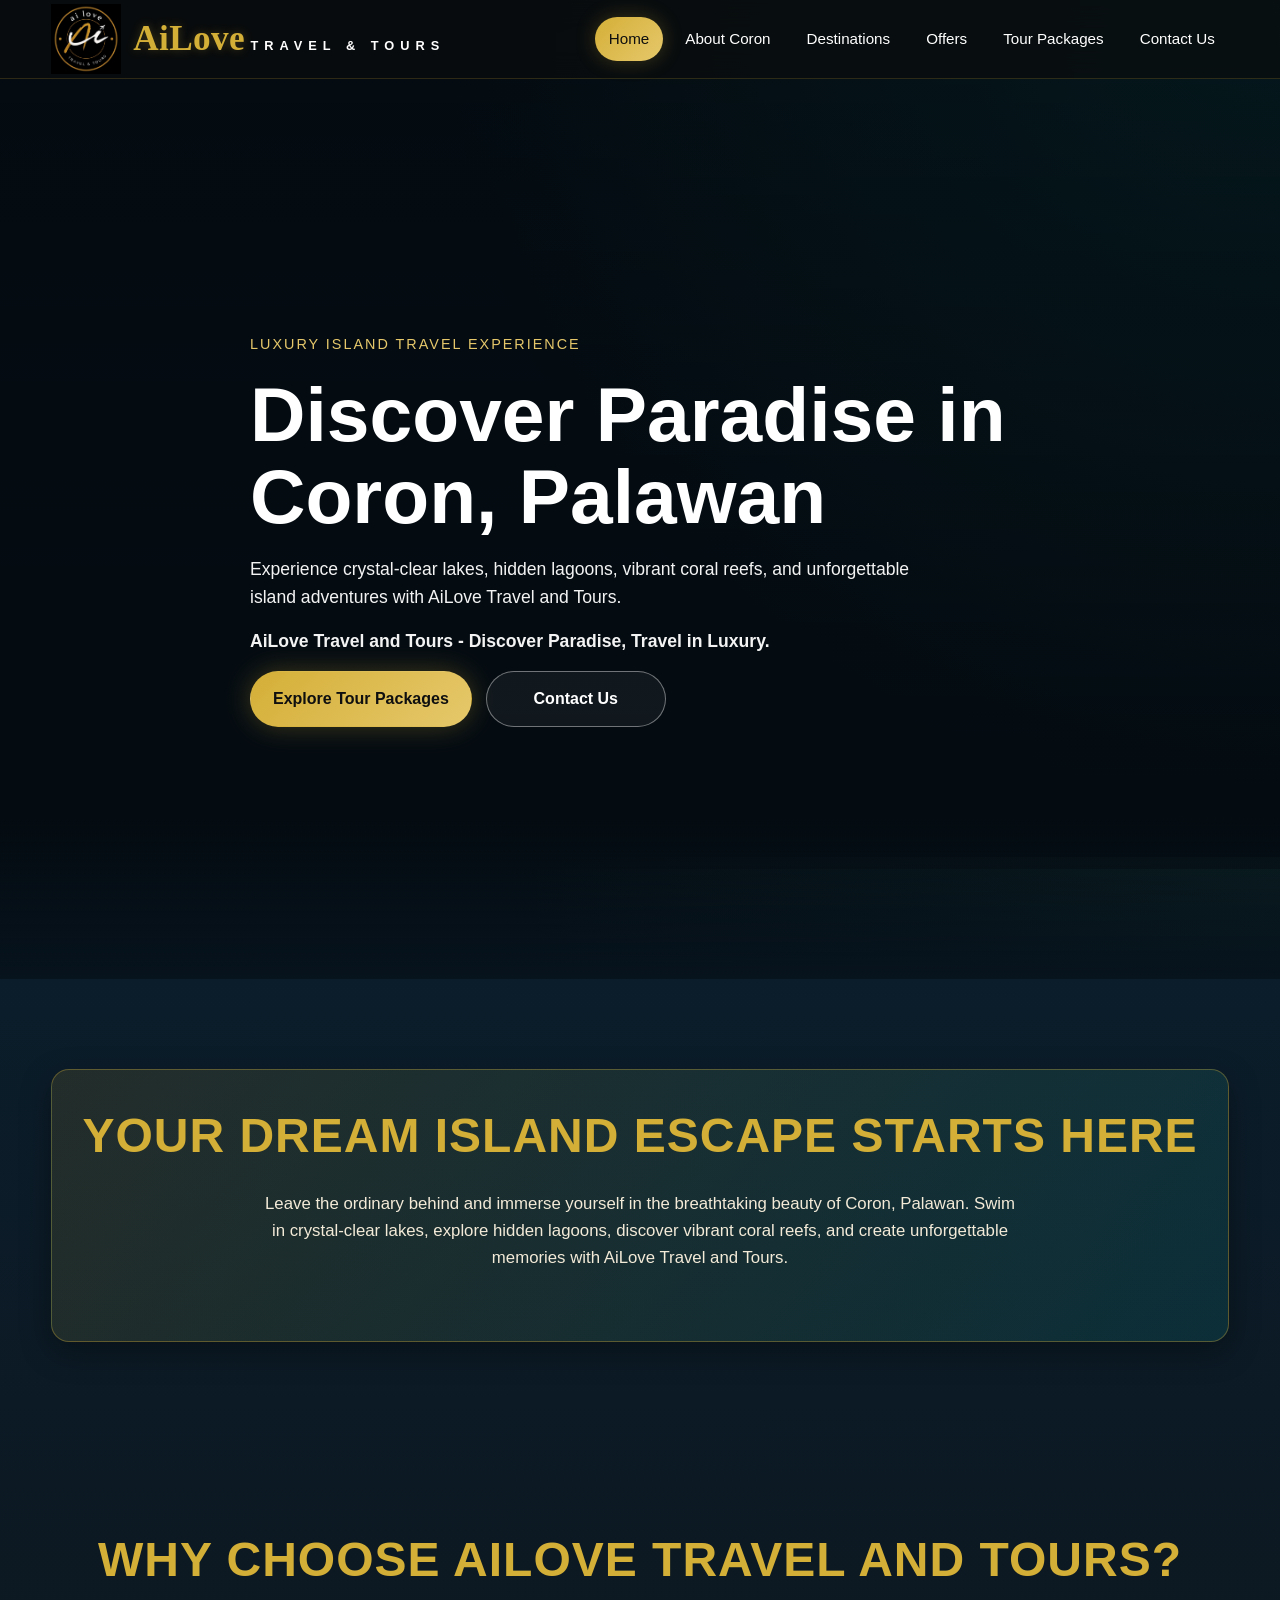
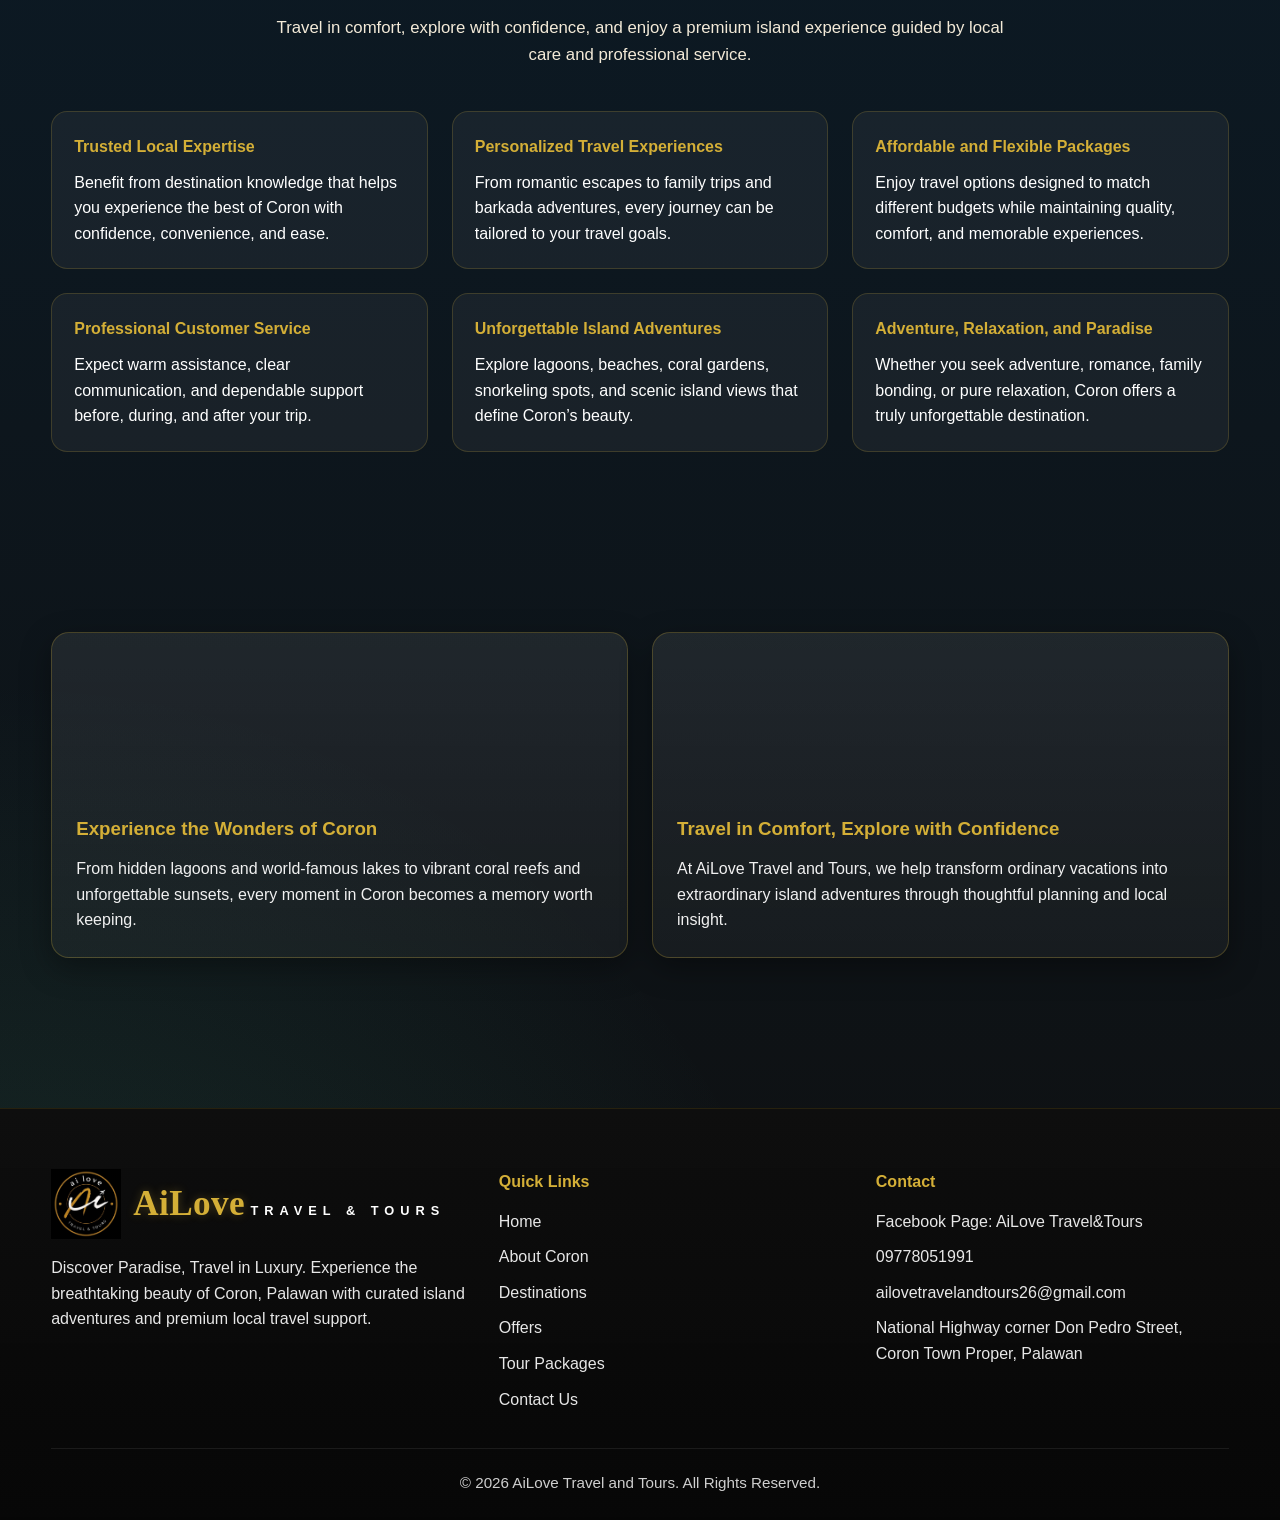
<file: index.html>
<!DOCTYPE html>
<html lang="en">
<head>
  <meta charset="UTF-8" />
  <meta name="viewport" content="width=device-width, initial-scale=1.0" />
  <title>AiLove Travel and Tours | Discover Paradise in Coron, Palawan</title>
  <meta name="description" content="AiLove Travel and Tours offers premium Coron, Palawan travel experiences with breathtaking island destinations, luxury branding, and unforgettable adventures." />
  <link rel="icon" href="Official logo.jpg">
  <link rel="stylesheet" href="style.css" />
  <script src = "script.js"></script>
</head>

<body>
  <div class="bubbles"></div>
  <div class="fish"></div>

  <header class="topbar">
    <div class="container navbar">
     <a href="index.html" class="logo" aria-label="AiLove Travel and Tours Home">
    <img src="Official logo.jpg" alt="AiLove Logo" class="logo-img">

    <div class="logo-text">
        <span class="logo-title">AiLove</span>
        <span class="logo-subtitle">TRAVEL & TOURS</span>
    </div>
</a>
      <button class="menu-toggle" aria-label="Toggle navigation">Menu</button>
      <nav class="nav-links" aria-label="Main navigation">
        <a href="index.html">Home</a>
        <a href="about.html">About Coron</a>
        <a href="destinations.html">Destinations</a>
        <a href="offers.html">Offers</a>
        <a href="index-package.html">Tour Packages</a>
        <a href="contact.html">Contact Us</a>
      </nav>
    </div>
  </header>

  <main>
    <section class="hero">
      <div class="container hero-content reveal">
        <span class="eyebrow">Luxury Island Travel Experience</span>
        <h1>Discover Paradise in Coron, Palawan</h1>
        <p>
          Experience crystal-clear lakes, hidden lagoons, vibrant coral reefs, and unforgettable island adventures with AiLove Travel and Tours.
        </p>
        <p class="tagline">AiLove Travel and Tours - Discover Paradise, Travel in Luxury.</p>
        <div class="button-group">
          <a href="index-package.html" class="btn btn-primary">Explore Tour Packages</a>
          <a href="contact.html" class="btn btn-outline">Contact Us</a>
        </div>
      </div>
      <div class="wave"></div>
      <div class="wave wave-2"></div>
    </section>

    <section class="section">
      <div class="container">
        <div class="highlight-box reveal">
          <h2 class="section-title">Your Dream Island Escape Starts Here</h2>
          <p class="section-subtitle">
            Leave the ordinary behind and immerse yourself in the breathtaking beauty of Coron, Palawan. Swim in crystal-clear lakes, explore hidden lagoons, discover vibrant coral reefs, and create unforgettable memories with AiLove Travel and Tours.
          </p>
        </div>
      </div>
    </section>

    <section class="section">
      <div class="container">
        <h2 class="section-title reveal">Why Choose AiLove Travel and Tours?</h2>
        <p class="section-subtitle reveal">
          Travel in comfort, explore with confidence, and enjoy a premium island experience guided by local care and professional service.
        </p>

        <div class="grid grid-3">
          <article class="feature-item reveal">
            <h4>Trusted Local Expertise</h4>
            <p>Benefit from destination knowledge that helps you experience the best of Coron with confidence, convenience, and ease.</p>
          </article>

          <article class="feature-item reveal">
            <h4>Personalized Travel Experiences</h4>
            <p>From romantic escapes to family trips and barkada adventures, every journey can be tailored to your travel goals.</p>
          </article>

          <article class="feature-item reveal">
            <h4>Affordable and Flexible Packages</h4>
            <p>Enjoy travel options designed to match different budgets while maintaining quality, comfort, and memorable experiences.</p>
          </article>

          <article class="feature-item reveal">
            <h4>Professional Customer Service</h4>
            <p>Expect warm assistance, clear communication, and dependable support before, during, and after your trip.</p>
          </article>

          <article class="feature-item reveal">
            <h4>Unforgettable Island Adventures</h4>
            <p>Explore lagoons, beaches, coral gardens, snorkeling spots, and scenic island views that define Coron’s beauty.</p>
          </article>

          <article class="feature-item reveal">
            <h4>Adventure, Relaxation, and Paradise</h4>
            <p>Whether you seek adventure, romance, family bonding, or pure relaxation, Coron offers a truly unforgettable destination.</p>
          </article>
        </div>
      </div>
    </section>

    <section class="section">
      
      <div class="container grid grid-2">
        <article class="card reveal image-card">
          <video autoplay muted loop>
             <source src="CoronIsland-1.mp4" type="video/mp4">
             Your browser does not support the video tag.
          </video>
          <div class="card-content">
            <h3>Experience the Wonders of Coron</h3>
            <p>
              From hidden lagoons and world-famous lakes to vibrant coral reefs and unforgettable sunsets, every moment in Coron becomes a memory worth keeping.
            </p>
          </div>
        </article>

        <article class="card reveal image-card">
  <video autoplay muted loop playsinline>
    <source src="droneview.mp4" type="video/mp4">
    Your browser does not support the video tag.
  </video>
  <div class="card-content">
            <h3>Travel in Comfort, Explore with Confidence</h3>
            <p>
              At AiLove Travel and Tours, we help transform ordinary vacations into extraordinary island adventures through thoughtful planning and local insight.
            </p>
          </div>
        </article>
      </div>
    </section>
  </main>

  <footer class="footer">
    <div class="container">
      <div class="footer-grid">
        <div>
          <a href="index.html" class="logo" aria-label="AiLove Travel and Tours Home">
           <img src="Official logo.jpg" alt="logo.jpg" class="logo-img">

    <div class="logo-text">
        <span class="logo-title">AiLove</span>
        <span class="logo-subtitle">TRAVEL & TOURS</span>
    </div>
</a>
          <p style="margin-top: 16px;">
            Discover Paradise, Travel in Luxury. Experience the breathtaking beauty of Coron, Palawan with curated island adventures and premium local travel support.
          </p>
        </div>

        <div>
          <h4>Quick Links</h4>
          <ul>
            <li><a href="index.html">Home</a></li>
            <li><a href="about.html">About Coron</a></li>
            <li><a href="destinations.html">Destinations</a></li>
            <!--<li><a href="gallery.html">Gallery</a></li> this is not neccesary yet-->
            <li><a href="offers.html">Offers</a></li>
            <li><a href="index-package.html">Tour Packages</a></li>
            <li><a href="contact.html">Contact Us</a></li>
          </ul>
        </div>

        <div>
          <h4>Contact</h4>
          <p><a href="https://www.facebook.com/profile.php?id=61591469824714" target="_blank" rel="noopener noreferrer">Facebook Page:</a> AiLove Travel&Tours</p>
          <p><a href="tel:09778051991">09778051991</a></p>
          <p><a href="mailto:ailovetravelandtours26@gmail.com">ailovetravelandtours26@gmail.com</a></p>
          <p>National Highway corner Don Pedro Street, Coron Town Proper, Palawan</p>
        </div>
      </div>

      <div class="copyright">
        © 2026 AiLove Travel and Tours. All Rights Reserved.
      </div>
    </div>
  </footer>

  
</body>
</html>
</file>
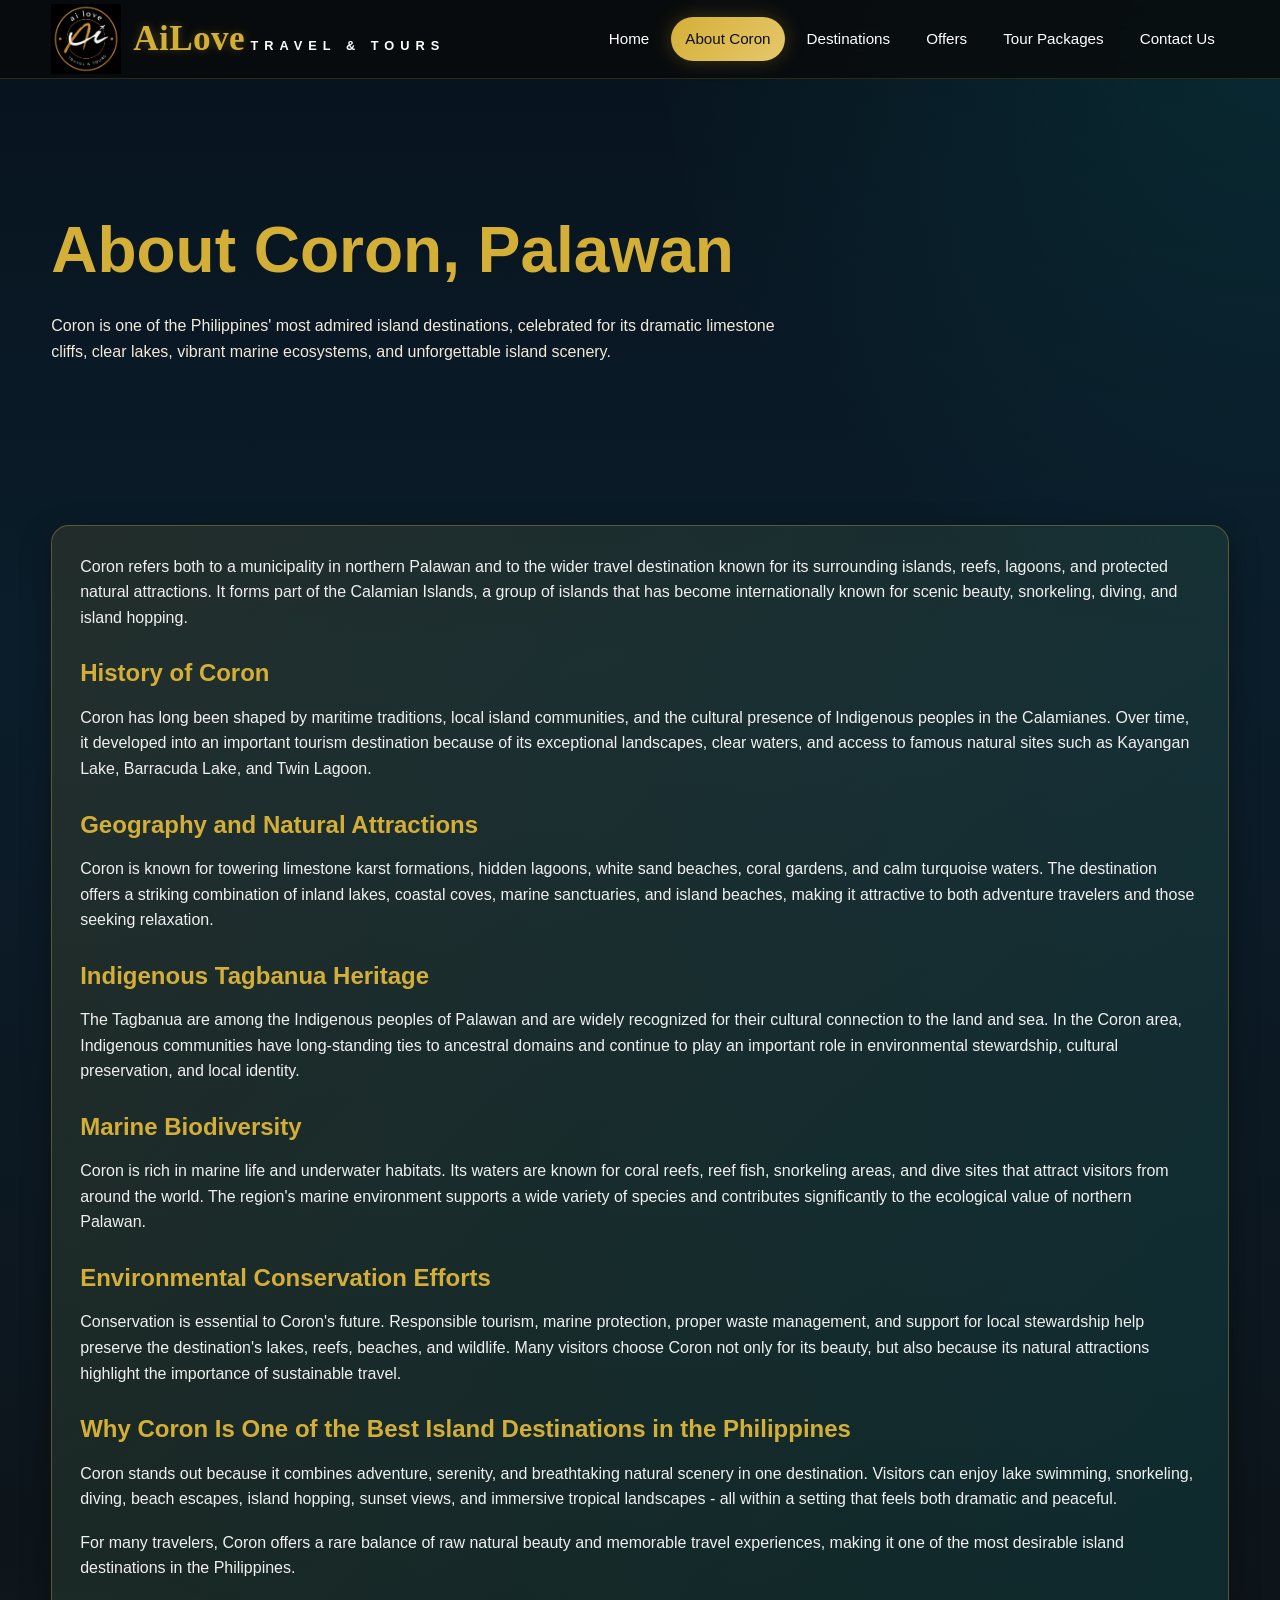
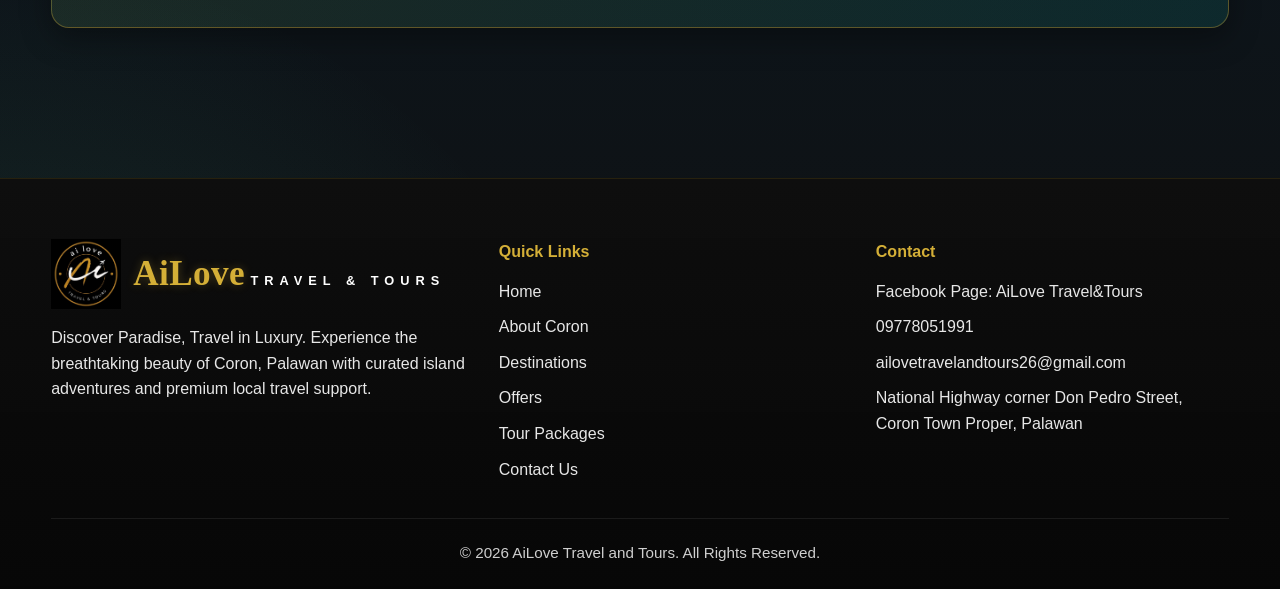
<file: about.html>
<!DOCTYPE html>
<html lang="en">
<head>
  <meta charset="UTF-8" />
  <meta name="viewport" content="width=device-width, initial-scale=1.0" />
  <title>About Coron | AiLove Travel and Tours</title>
  <meta name="description" content="Learn about the history, geography, Tagbanua heritage, marine biodiversity, and conservation importance of Coron, Palawan." />
  <link rel="icon" href="Official logo.jpg">
  <link rel="stylesheet" href="style.css" />
  <script src = "script.js"></script>
</head>
<body>
  <div class="bubbles"></div>
  <div class="fish"></div>

  <header class="topbar">
    <div class="container navbar">
     <a href="index.html" class="logo" aria-label="AiLove Travel and Tours Home">
    <img src="Official logo.jpg" alt="AiLove Logo" class="logo-img">

    <div class="logo-text">
        <span class="logo-title">AiLove</span>
        <span class="logo-subtitle">TRAVEL & TOURS</span>
    </div>
</a>
      <button class="menu-toggle" aria-label="Toggle navigation">Menu</button>
      <nav class="nav-links" aria-label="Main navigation">
        <a href="index.html">Home</a>
        <a href="about.html">About Coron</a>
        <a href="destinations.html">Destinations</a>
        <a href="offers.html">Offers</a>
        <a href="index-package.html">Tour Packages</a>
        <a href="contact.html">Contact Us</a>
      </nav>
    </div>
  </header>

  <main>
    <section class="page-hero">
      <div class="container reveal">
        <h1>About Coron, Palawan</h1>
        <p>
          Coron is one of the Philippines' most admired island destinations, celebrated for its dramatic limestone cliffs, clear lakes, vibrant marine ecosystems, and unforgettable island scenery.
        </p>
      </div>
    </section>

    <section class="section">
      <div class="container content-text reveal">
        <div class="highlight-box">
          <p>
            Coron refers both to a municipality in northern Palawan and to the wider travel destination known for its surrounding islands, reefs, lagoons, and protected natural attractions. It forms part of the Calamian Islands, a group of islands that has become internationally known for scenic beauty, snorkeling, diving, and island hopping.
          </p>

          <h2>History of Coron</h2>
          <p>
            Coron has long been shaped by maritime traditions, local island communities, and the cultural presence of Indigenous peoples in the Calamianes. Over time, it developed into an important tourism destination because of its exceptional landscapes, clear waters, and access to famous natural sites such as Kayangan Lake, Barracuda Lake, and Twin Lagoon.
          </p>

          <h2>Geography and Natural Attractions</h2>
          <p>
            Coron is known for towering limestone karst formations, hidden lagoons, white sand beaches, coral gardens, and calm turquoise waters. The destination offers a striking combination of inland lakes, coastal coves, marine sanctuaries, and island beaches, making it attractive to both adventure travelers and those seeking relaxation.
          </p>

          <h2>Indigenous Tagbanua Heritage</h2>
          <p>
            The Tagbanua are among the Indigenous peoples of Palawan and are widely recognized for their cultural connection to the land and sea. In the Coron area, Indigenous communities have long-standing ties to ancestral domains and continue to play an important role in environmental stewardship, cultural preservation, and local identity.
          </p>

          <h2>Marine Biodiversity</h2>
          <p>
            Coron is rich in marine life and underwater habitats. Its waters are known for coral reefs, reef fish, snorkeling areas, and dive sites that attract visitors from around the world. The region's marine environment supports a wide variety of species and contributes significantly to the ecological value of northern Palawan.
          </p>

          <h2>Environmental Conservation Efforts</h2>
          <p>
            Conservation is essential to Coron's future. Responsible tourism, marine protection, proper waste management, and support for local stewardship help preserve the destination's lakes, reefs, beaches, and wildlife. Many visitors choose Coron not only for its beauty, but also because its natural attractions highlight the importance of sustainable travel.
          </p>

          <h2>Why Coron Is One of the Best Island Destinations in the Philippines</h2>
          <p>
            Coron stands out because it combines adventure, serenity, and breathtaking natural scenery in one destination. Visitors can enjoy lake swimming, snorkeling, diving, beach escapes, island hopping, sunset views, and immersive tropical landscapes - all within a setting that feels both dramatic and peaceful.
          </p>

          <p>
            For many travelers, Coron offers a rare balance of raw natural beauty and memorable travel experiences, making it one of the most desirable island destinations in the Philippines.
          </p>
        </div>
      </div>
    </section>
  </main>

  <footer class="footer">
    <div class="container">
      <div class="footer-grid">
        <div>
          <a href="index.html" class="logo" aria-label="AiLove Travel and Tours Home">
    <img src="Official logo.jpg" alt="logo.jpg" class="logo-img">

    <div class="logo-text">
        <span class="logo-title">AiLove</span>
        <span class="logo-subtitle">TRAVEL & TOURS</span>
    </div>
</a>
          <p style="margin-top: 16px;">
            Discover Paradise, Travel in Luxury. Experience the breathtaking beauty of Coron, Palawan with curated island adventures and premium local travel support.
          </p>
        </div>

        <div>
          <h4>Quick Links</h4>
          <ul>
            <li><a href="index.html">Home</a></li>
            <li><a href="about.html">About Coron</a></li>
            <li><a href="destinations.html">Destinations</a></li>
            <li><a href="offers.html">Offers</a></li>
            <li><a href="index-package.html">Tour Packages</a></li>
            <li><a href="contact.html">Contact Us</a></li>
          </ul>
        </div>

        <div>
          <h4>Contact</h4>
          <p><a href="https://www.facebook.com/profile.php?id=61591469824714" target="_blank" rel="noopener noreferrer">Facebook Page:</a> AiLove Travel&Tours</p>
          <p><a href="tel:09778051991">09778051991</a></p>
          <p><a href="mailto:ailovetravelandtours26@gmail.com">ailovetravelandtours26@gmail.com</a></p>
          <p>National Highway corner Don Pedro Street, Coron Town Proper, Palawan</p>
        </div>
      </div>

      <div class="copyright">
        © 2026 AiLove Travel and Tours. All Rights Reserved.
      </div>
    </div>
  </footer>

  
</body>
</html>
</file>
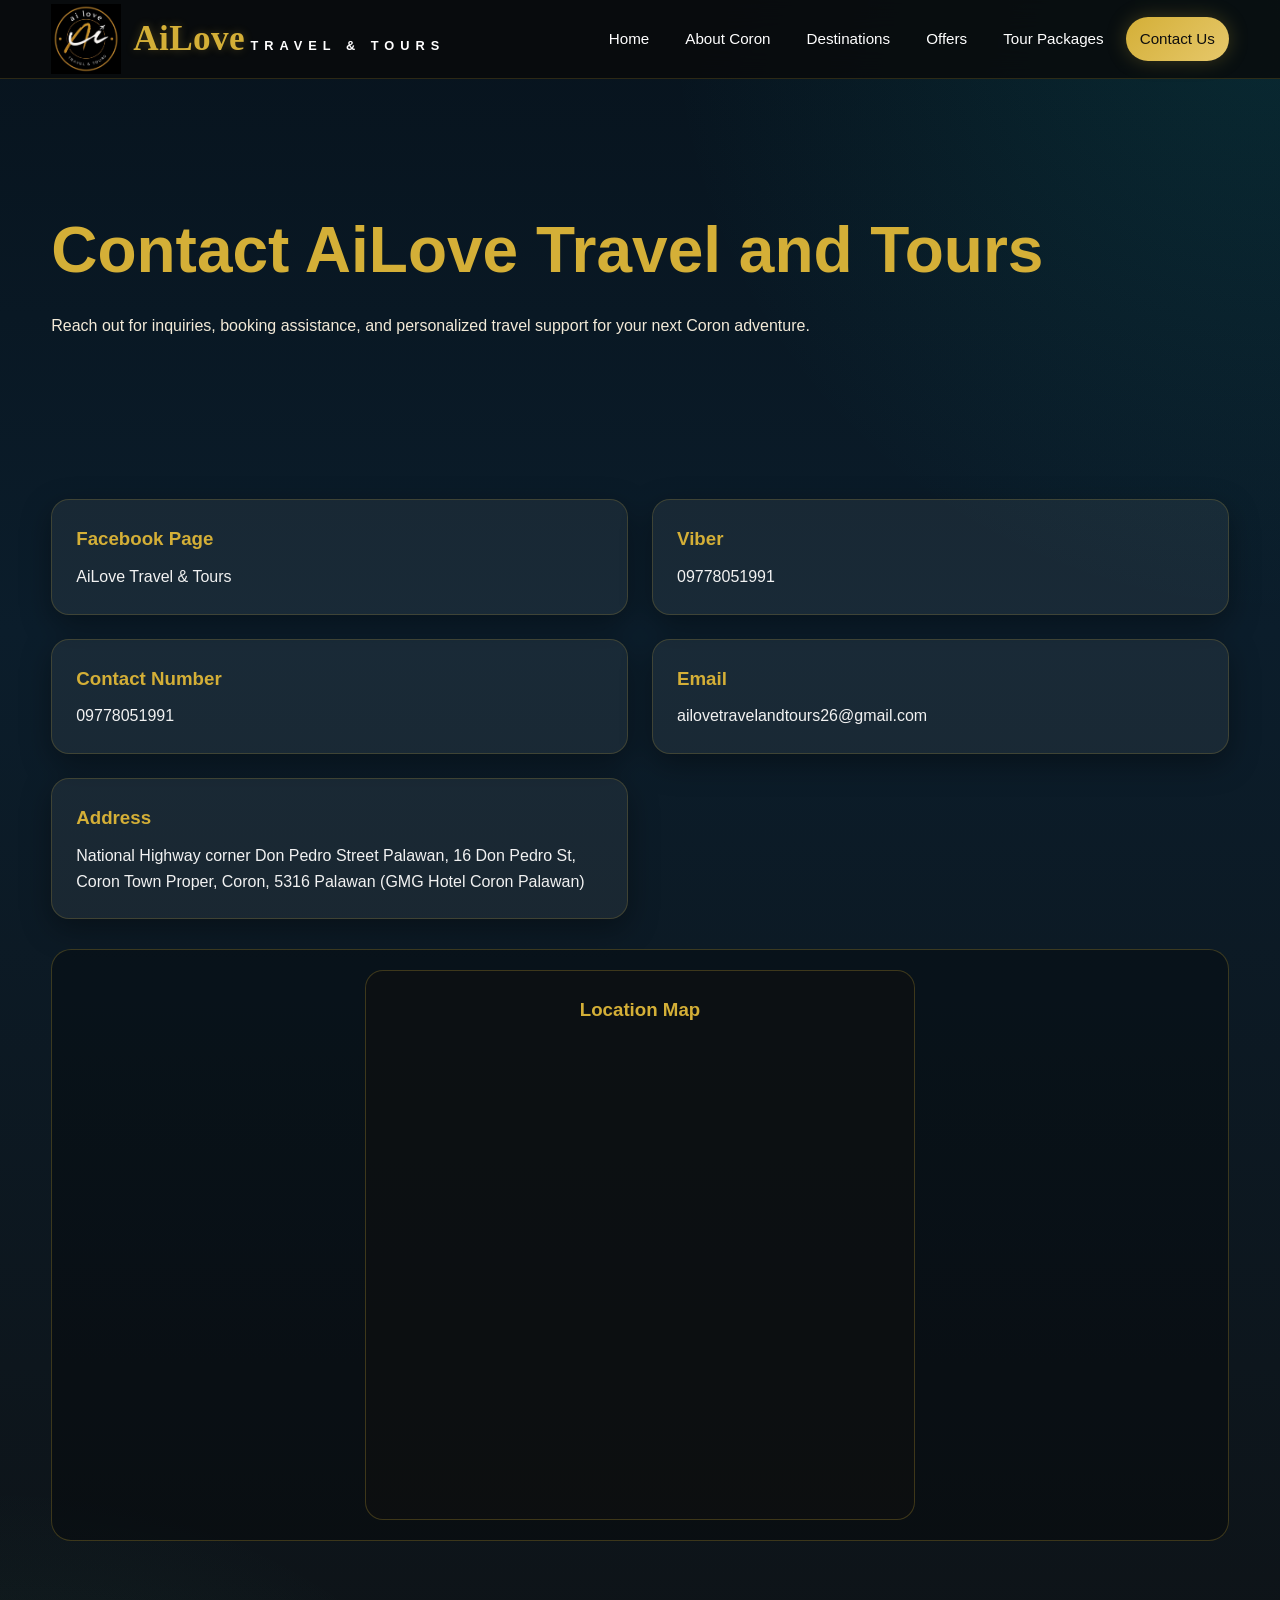
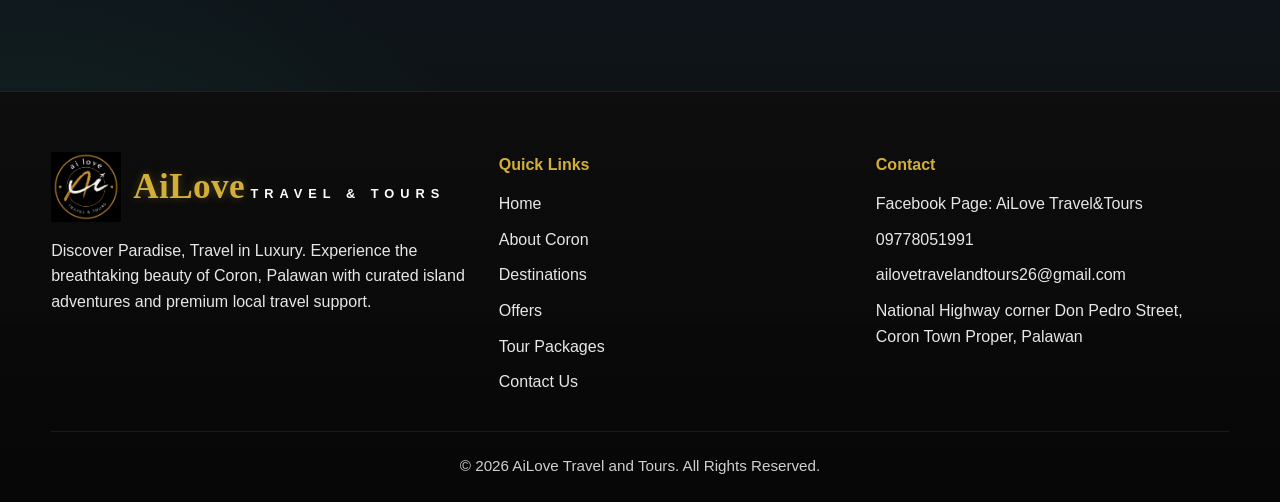
<file: contact.html>
<!DOCTYPE html>
<html lang="en">
<head>
  <meta charset="UTF-8" />
  <meta name="viewport" content="width=device-width, initial-scale=1.0" />
  <title>Contact Us | AiLove Travel and Tours</title>
  <meta name="description" content="Contact AiLove Travel and Tours through Facebook, Viber, phone, email, or visit the office in Coron, Palawan." />
  <link rel="icon" href="Official logo.jpg">
  <link rel="stylesheet" href="style.css" />
  <script src = "script.js"></script>
</head>
<body>
  <div class="bubbles"></div>
  <div class="fish"></div>

  <header class="topbar">
    <div class="container navbar">
     <a href="index.html" class="logo" aria-label="AiLove Travel and Tours Home">
    <img src="Official logo.jpg" alt="AiLove Logo" class="logo-img">

    <div class="logo-text">
        <span class="logo-title">AiLove</span>
        <span class="logo-subtitle">TRAVEL & TOURS</span>
    </div>
</a>
      <button class="menu-toggle" aria-label="Toggle navigation">Menu</button>
      <nav class="nav-links" aria-label="Main navigation">
        <a href="index.html">Home</a>
        <a href="about.html">About Coron</a>
        <a href="destinations.html">Destinations</a>
        <a href="offers.html">Offers</a>
        <a href="index-package.html">Tour Packages</a>
        <a href="contact.html">Contact Us</a>
      </nav>
    </div>
  </header>

  <main>
    <section class="page-hero">
      <div class="container reveal">
        <h1>Contact AiLove Travel and Tours</h1>
        <p>
          Reach out for inquiries, booking assistance, and personalized travel support for your next Coron adventure.
        </p>
      </div>
    </section>

    <section class="section">
      <div class="container">
        <div class="contact-grid">
          <a class="contact-card reveal" href="https://www.facebook.com/profile.php?id=61591469824714" target="_blank" rel="noopener noreferrer">
            <h3>Facebook Page</h3>
            <p>AiLove Travel & Tours</p>
          </a>

          <a class="contact-card reveal" href="viber://chat?number=%2B6309778051991">
            <h3>Viber</h3>
            <p>09778051991</p>
          </a>

          <a class="contact-card reveal" href="tel:09778051991">
            <h3>Contact Number</h3>
            <p>09778051991</p>
          </a>

          <a class="contact-card reveal" href="mailto:ailovetravelandtours26@gmail.com">
            <h3>Email</h3>
            <p>ailovetravelandtours26@gmail.com</p>
          </a>

          <a class="contact-card reveal" href="https://www.google.com/maps/search/?api=1&query=GMG+Hotel+Coron+Palawan" target="_blank" rel="noopener noreferrer">
            <h3>Address</h3>
            <p>National Highway corner Don Pedro Street Palawan, 16 Don Pedro St, Coron Town Proper, Coron, 5316 Palawan (GMG Hotel Coron Palawan)</p>
          </a>
        </div>

        <div class="map-placeholder reveal">
          <div>
            <h3 style="color: var(--gold); margin-bottom: 12px;">Location Map</h3>
            <iframe src="https://www.google.com/maps/embed?pb=!1m18!1m12!1m3!1d3902.6511418781283!2d120.20001971069729!3d11.998623735413418!2m3!1f0!2f0!3f0!3m2!1i1024!2i768!4f13.1!3m3!1m2!1s0x33ba1dd4837bdde1%3A0x8c98fdf9e0dd3664!2sGMG%20Hotel!5e0!3m2!1sen!2sph!4v1785155271535!5m2!1sen!2sph" 
            width="500" height="450" 
            style="border:0;" allowfullscreen="" loading="lazy" referrerpolicy="strict-origin-when-cross-origin"></iframe>
 
          
          </div>
        </div>
      </div>
    </section>
  </main>

  <footer class="footer">
    <div class="container">
      <div class="footer-grid">
        <div>
          <a href="index.html" class="logo" aria-label="AiLove Travel and Tours Home">
    <img src="Official logo.jpg" alt="AiLove Logo" class="logo-img">

    <div class="logo-text">
        <span class="logo-title">AiLove</span>
        <span class="logo-subtitle">TRAVEL & TOURS</span>
    </div>
</a>
          <p style="margin-top: 16px;">
            Discover Paradise, Travel in Luxury. Experience the breathtaking beauty of Coron, Palawan with curated island adventures and premium local travel support.
          </p>
        </div>

        <div>
          <h4>Quick Links</h4>
          <ul>
            <li><a href="index.html">Home</a></li>
            <li><a href="about.html">About Coron</a></li>
            <li><a href="destinations.html">Destinations</a></li>
            <li><a href="offers.html">Offers</a></li>
            <li><a href="index-package.html">Tour Packages</a></li>
            <li><a href="contact.html">Contact Us</a></li>
          </ul>
        </div>

        <div>
          <h4>Contact</h4>
          <p><a href="https://www.facebook.com/profile.php?id=61591469824714" target="_blank" rel="noopener noreferrer">Facebook Page:</a> AiLove Travel&Tours</p>
          <p><a href="tel:09778051991">09778051991</a></p>
          <p><a href="mailto:ailovetravelandtours26@gmail.com">ailovetravelandtours26@gmail.com</a></p>
          <p>National Highway corner Don Pedro Street, Coron Town Proper, Palawan</p>
        </div>
      </div>

      <div class="copyright">
        © 2026 AiLove Travel and Tours. All Rights Reserved.
      </div>
    </div>
  </footer>

 
</body>
</html>
</file>
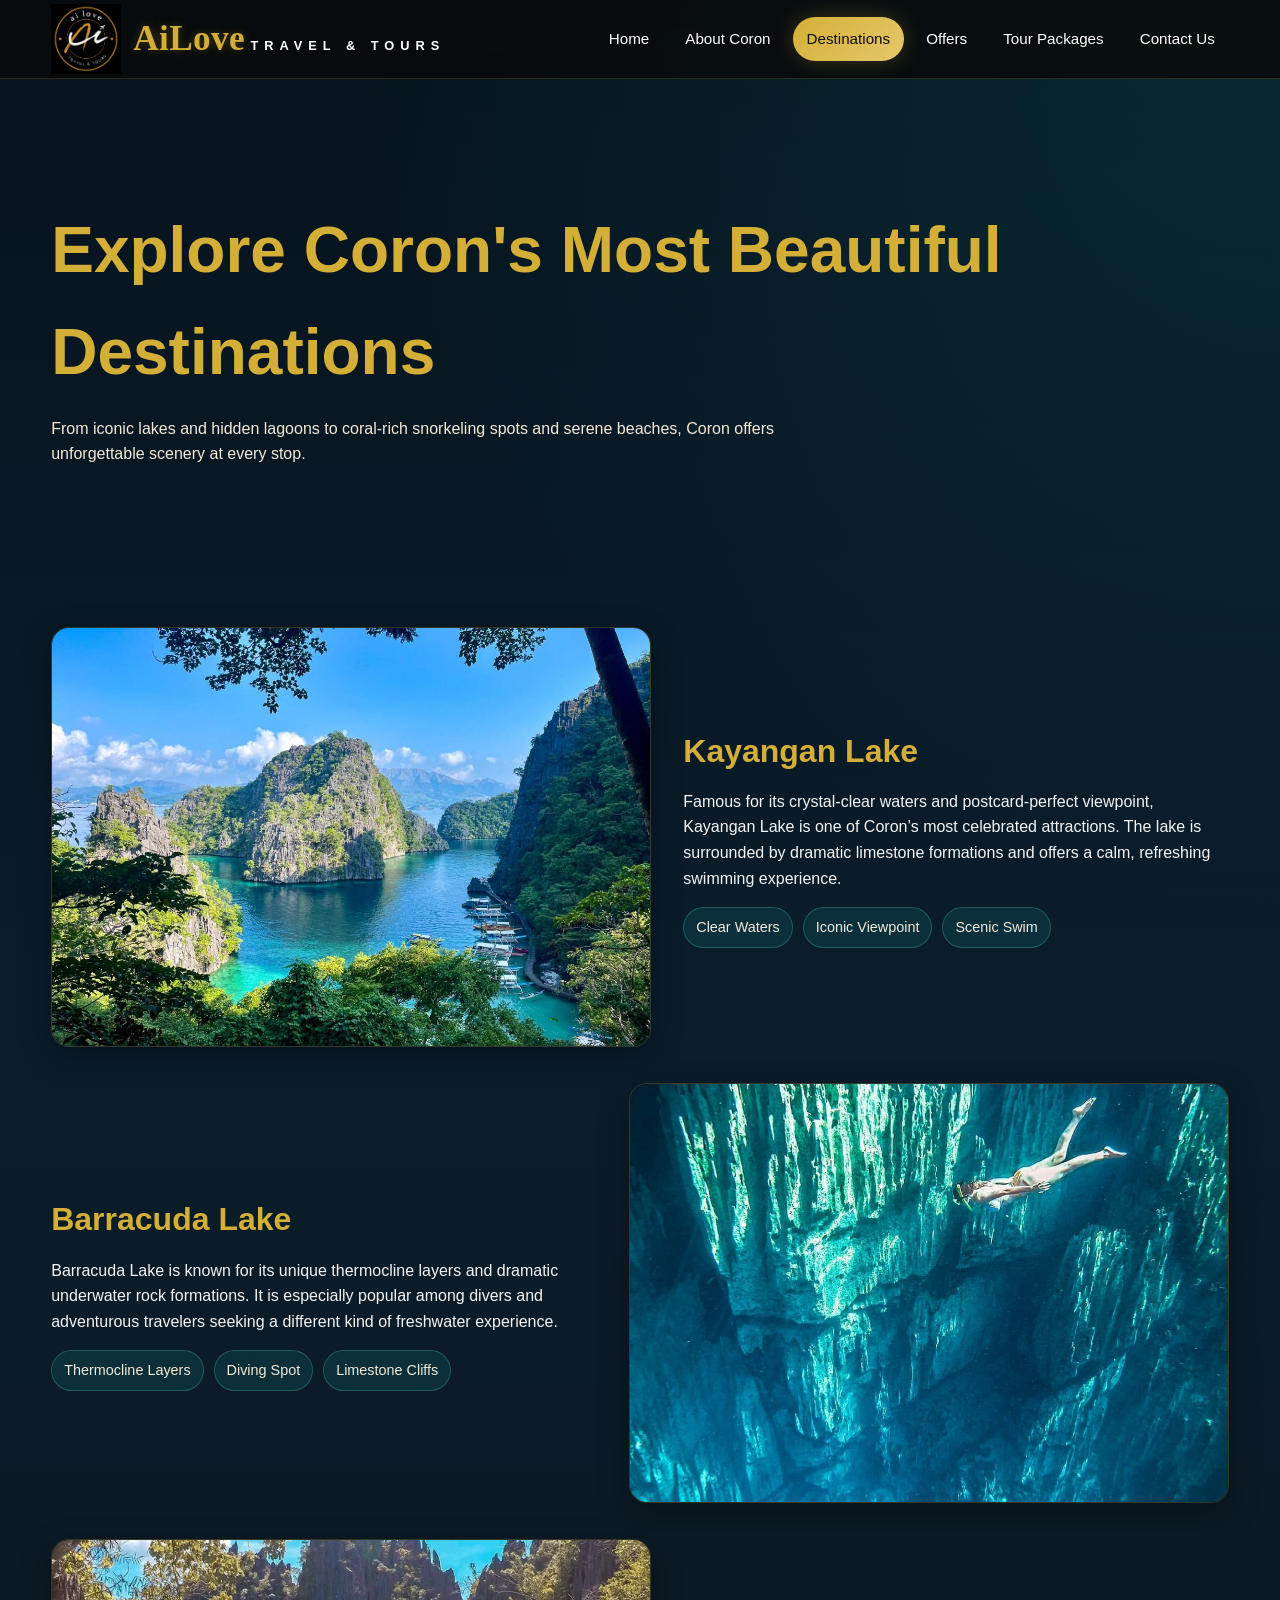
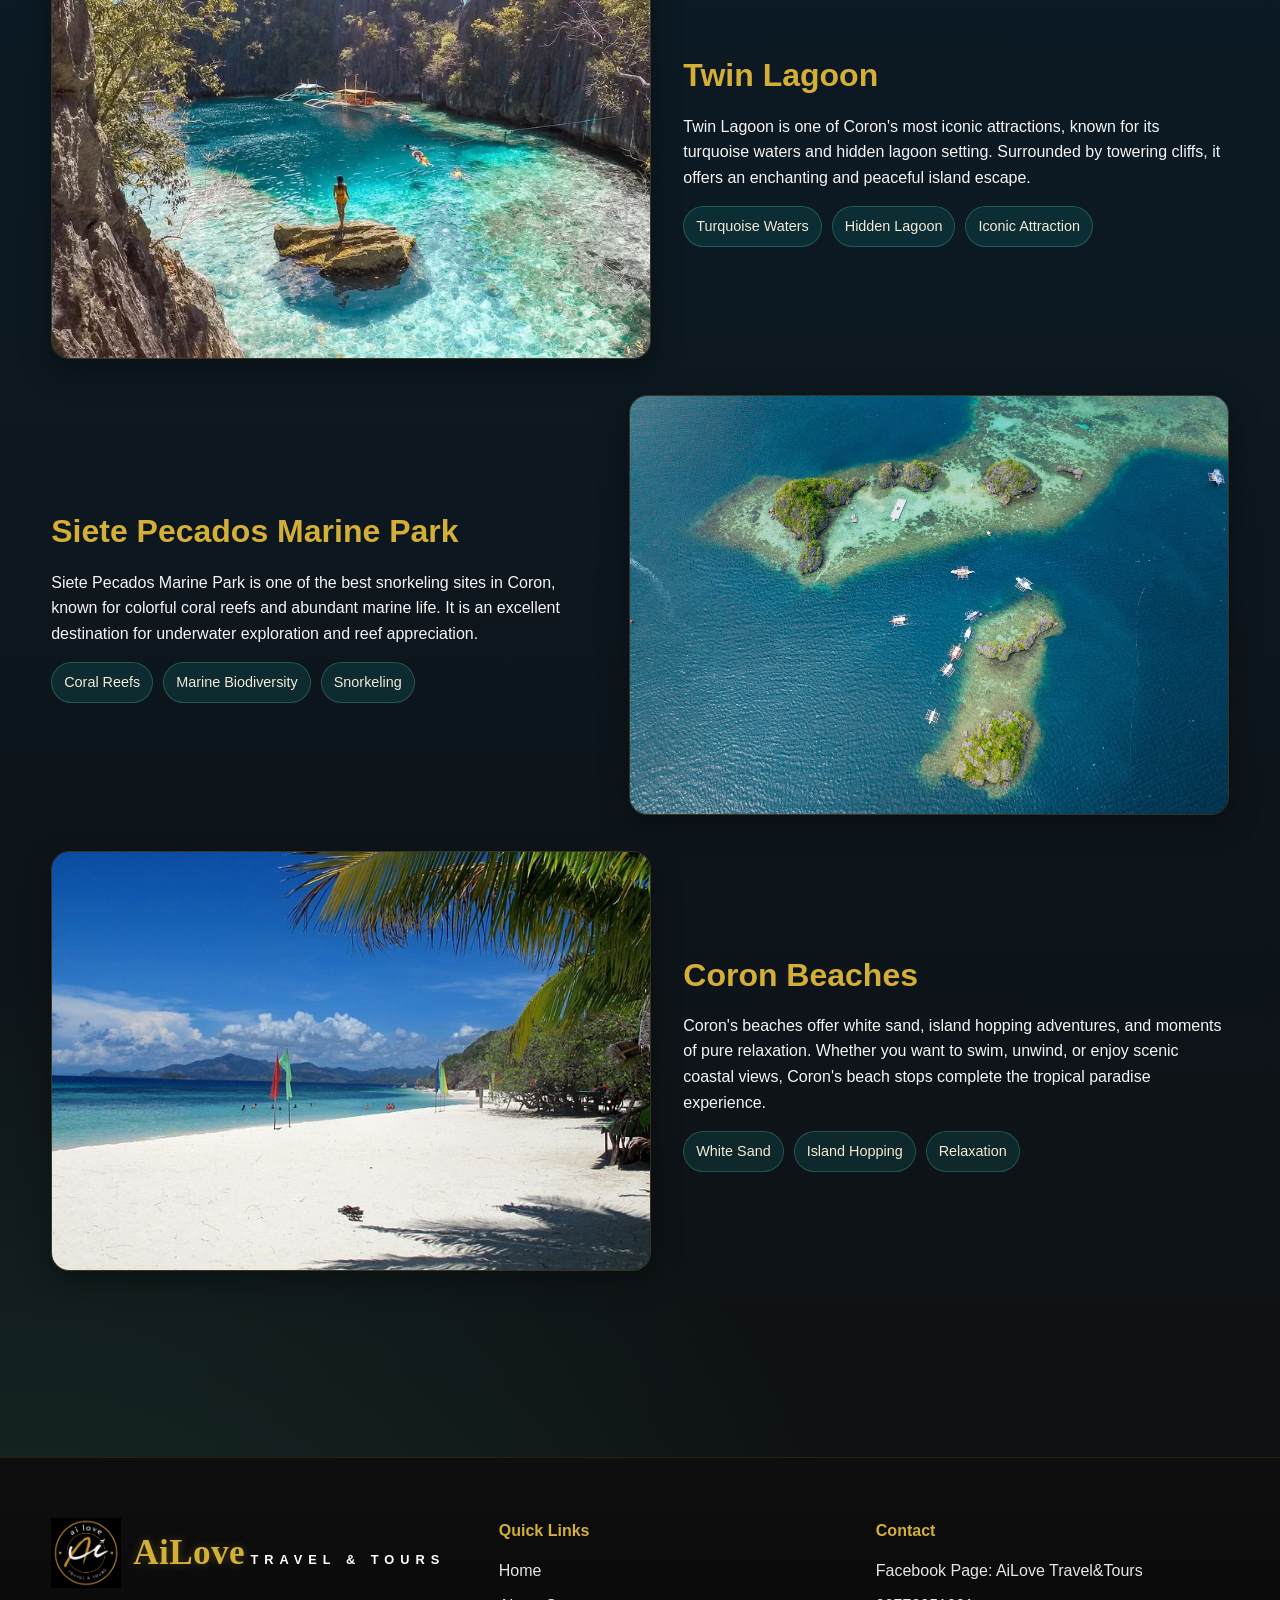
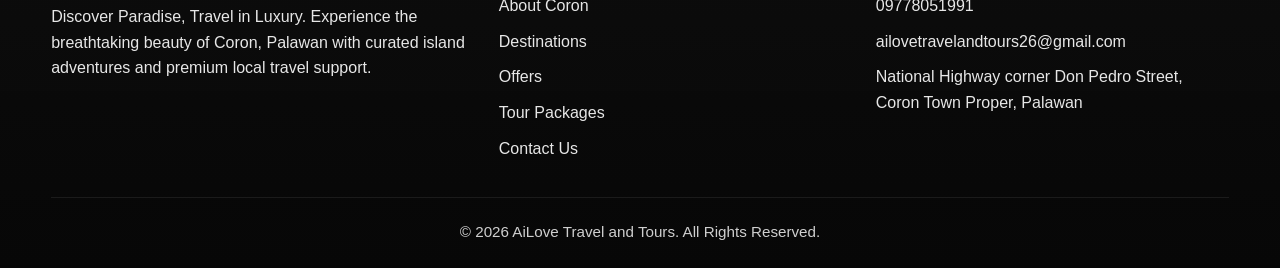
<file: destinations.html>
<!DOCTYPE html>
<html lang="en">
<head>
  <meta charset="UTF-8" />
  <meta name="viewport" content="width=device-width, initial-scale=1.0" />
  <title>Destinations | AiLove Travel and Tours</title>
  <meta name="description" content="Explore the top destinations in Coron including Kayangan Lake, Barracuda Lake, Twin Lagoon, Siete Pecados Marine Park, and beautiful Coron beaches." />
  <link rel="icon" href="Official logo.jpg">
  <link rel="stylesheet" href="style.css" />
  <script src = "script.js"></script>
</head>
<body>
  <div class="bubbles"></div>
  <div class="fish"></div>

  <header class="topbar">
    <div class="container navbar">
      <a href="index.html" class="logo" aria-label="AiLove Travel and Tours Home">
    <img src="Official logo.jpg" alt="AiLove Logo" class="logo-img">

    <div class="logo-text">
        <span class="logo-title">AiLove</span>
        <span class="logo-subtitle">TRAVEL & TOURS</span>
    </div>
</a>
      <button class="menu-toggle" aria-label="Toggle navigation">Menu</button>
      <nav class="nav-links" aria-label="Main navigation">
        <a href="index.html">Home</a>
        <a href="about.html">About Coron</a>
        <a href="destinations.html">Destinations</a>
        <a href="offers.html">Offers</a>
        <a href="index-package.html">Tour Packages</a>
        <a href="contact.html">Contact Us</a>
      </nav>
    </div>
  </header>

  <main>
    <section class="page-hero">
      <div class="container reveal">
        <h1>Explore Coron's Most Beautiful Destinations</h1>
        <p>
          From iconic lakes and hidden lagoons to coral-rich snorkeling spots and serene beaches, Coron offers unforgettable scenery at every stop.
        </p>
      </div>
    </section>

    <section class="section">
      <div class="container">
        <article class="destination-block reveal">
          <div class="destination-image">
            <img src="Distination-kayanganlake.jpg" alt="Kayangan Lake" />
          </div>
          <div class="destination-text">
            <h3>Kayangan Lake</h3>
            <p>
              Famous for its crystal-clear waters and postcard-perfect viewpoint, Kayangan Lake is one of Coron’s most celebrated attractions. The lake is surrounded by dramatic limestone formations and offers a calm, refreshing swimming experience.
            </p>
            <div class="badges">
              <span class="badge">Clear Waters</span>
              <span class="badge">Iconic Viewpoint</span>
              <span class="badge">Scenic Swim</span>
            </div>
          </div>
        </article>

        <article class="destination-block reverse reveal">
          <div class="destination-image">
            <img src="Destination-Barracudalake.jpg" alt="Barracuda Lake" />
          </div>
          <div class="destination-text">
            <h3>Barracuda Lake</h3>
            <p>
              Barracuda Lake is known for its unique thermocline layers and dramatic underwater rock formations. It is especially popular among divers and adventurous travelers seeking a different kind of freshwater experience.
            </p>
            <div class="badges">
              <span class="badge">Thermocline Layers</span>
              <span class="badge">Diving Spot</span>
              <span class="badge">Limestone Cliffs</span>
            </div>
          </div>
        </article>

        <article class="destination-block reveal">
          <div class="destination-image">
            <img src="Destination-Twinlagoon.webp" alt="Twin Lagoon" />
          </div>
          <div class="destination-text">
            <h3>Twin Lagoon</h3>
            <p>
              Twin Lagoon is one of Coron's most iconic attractions, known for its turquoise waters and hidden lagoon setting. Surrounded by towering cliffs, it offers an enchanting and peaceful island escape.
            </p>
            <div class="badges">
              <span class="badge">Turquoise Waters</span>
              <span class="badge">Hidden Lagoon</span>
              <span class="badge">Iconic Attraction</span>
            </div>
          </div>
        </article>

        <article class="destination-block reverse reveal">
          <div class="destination-image">
            <img src="Destination- Siete picados.jpg" alt="Siete Pecados Marine Park" />
          </div>
          <div class="destination-text">
            <h3>Siete Pecados Marine Park</h3>
            <p>
              Siete Pecados Marine Park is one of the best snorkeling sites in Coron, known for colorful coral reefs and abundant marine life. It is an excellent destination for underwater exploration and reef appreciation.
            </p>
            <div class="badges">
              <span class="badge">Coral Reefs</span>
              <span class="badge">Marine Biodiversity</span>
              <span class="badge">Snorkeling</span>
            </div>
          </div>
        </article>

        <article class="destination-block reveal">
          <div class="destination-image">
            <img src="Destination- the-beach.jpg" alt="Coron beaches" />
          </div>
          <div class="destination-text">
            <h3>Coron Beaches</h3>
            <p>
              Coron's beaches offer white sand, island hopping adventures, and moments of pure relaxation. Whether you want to swim, unwind, or enjoy scenic coastal views, Coron's beach stops complete the tropical paradise experience.
            </p>
            <div class="badges">
              <span class="badge">White Sand</span>
              <span class="badge">Island Hopping</span>
              <span class="badge">Relaxation</span>
            </div>
          </div>
        </article>
      </div>
    </section>
  </main>

  <footer class="footer">
    <div class="container">
      <div class="footer-grid">
        <div>
          <a href="index.html" class="logo" aria-label="AiLove Travel and Tours Home">
    <img src="Official logo.jpg" alt="AiLove Logo" class="logo-img">

    <div class="logo-text">
        <span class="logo-title">AiLove</span>
        <span class="logo-subtitle">TRAVEL & TOURS</span>
    </div>
</a>
          <p style="margin-top: 16px;">
            Discover Paradise, Travel in Luxury. Experience the breathtaking beauty of Coron, Palawan with curated island adventures and premium local travel support.
          </p>
        </div>

        <div>
          <h4>Quick Links</h4>
          <ul>
            <li><a href="index.html">Home</a></li>
            <li><a href="about.html">About Coron</a></li>
            <li><a href="destinations.html">Destinations</a></li>
            <li><a href="offers.html">Offers</a></li>
            <li><a href="index-package.html">Tour Packages</a></li>
            <li><a href="contact.html">Contact Us</a></li>
          </ul>
        </div>

        <div>
          <h4>Contact</h4>
          <p><a href="https://www.facebook.com/profile.php?id=61591469824714" target="_blank" rel="noopener noreferrer">Facebook Page:</a> AiLove Travel&Tours</p>
          <p><a href="tel:09778051991">09778051991</a></p>
          <p><a href="mailto:ailovetraveandtours26@gmail.com">ailovetravelandtours26@gmail.com</a></p>
          <p>National Highway corner Don Pedro Street, Coron Town Proper, Palawan</p>
        </div>
      </div>

      <div class="copyright">
        © 2026 AiLove Travel and Tours. All Rights Reserved.
      </div>
    </div>
  </footer>

 
</body>
</html>
</file>
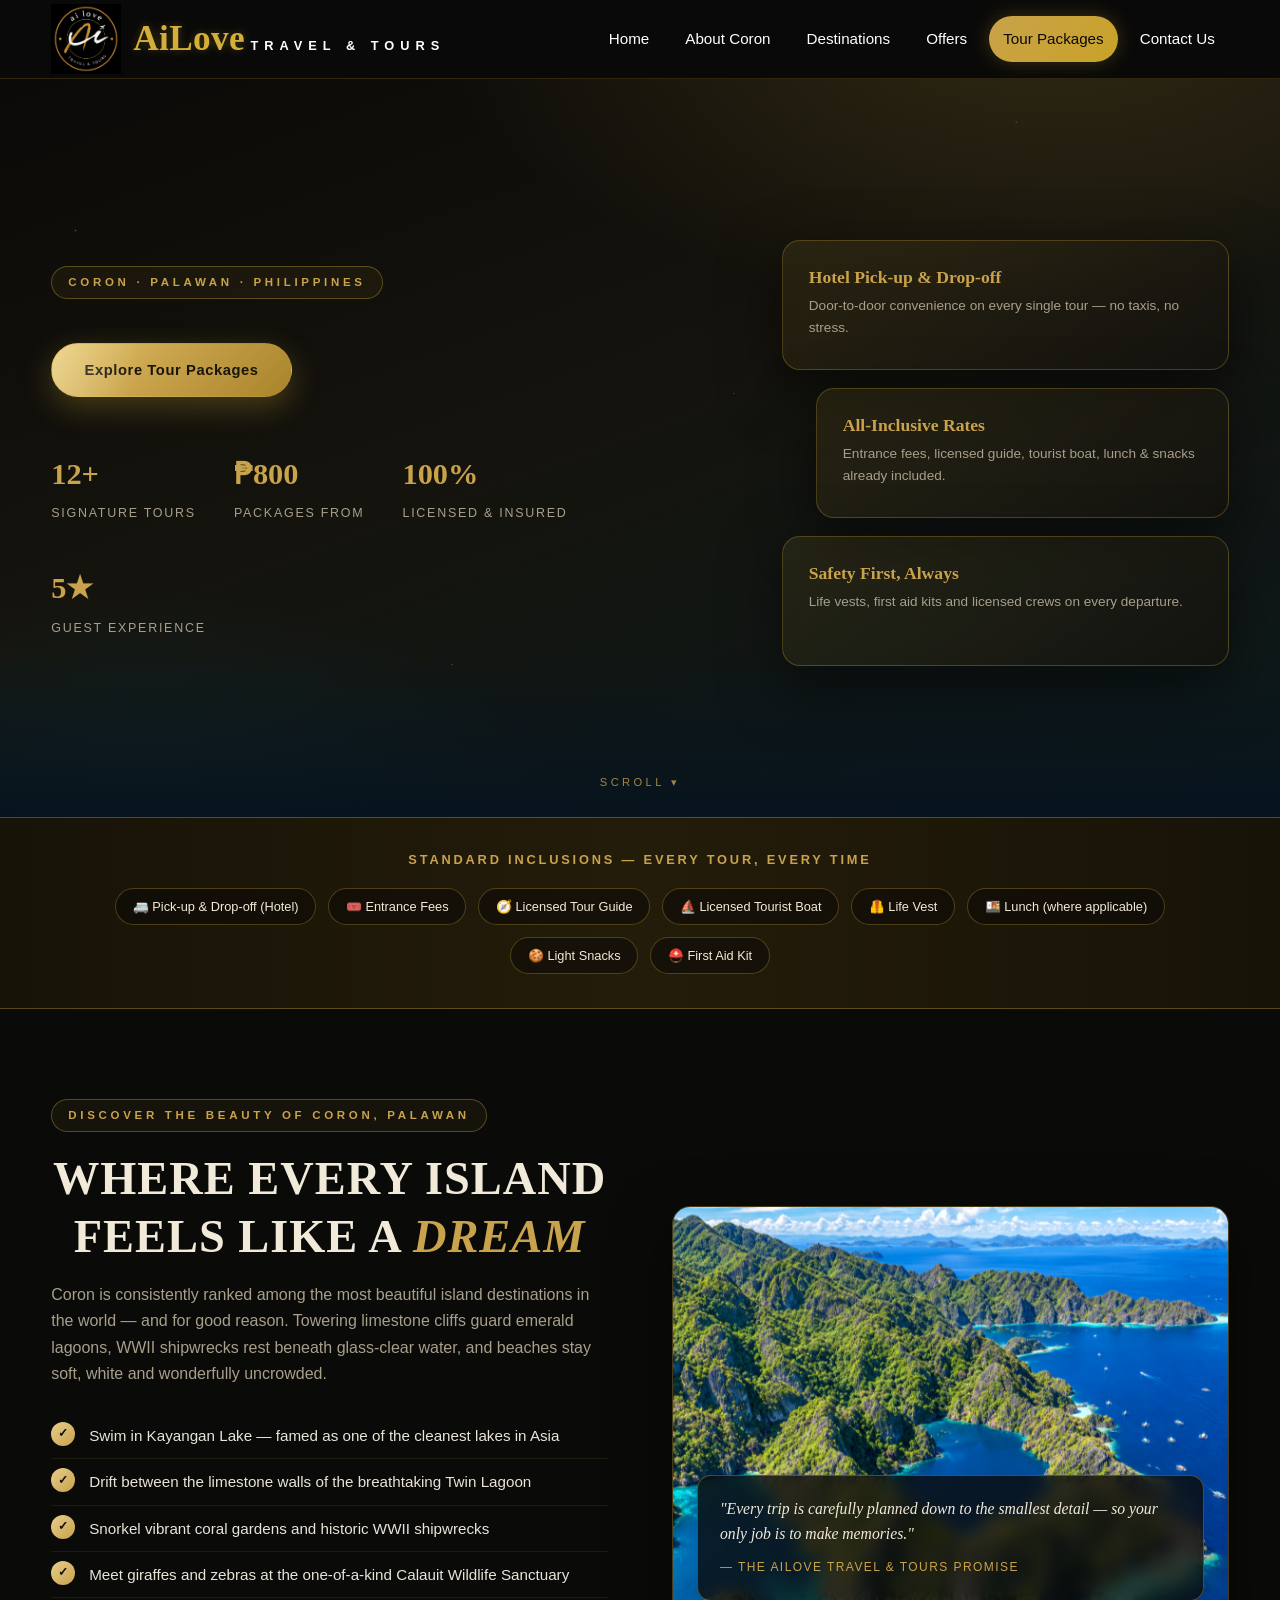
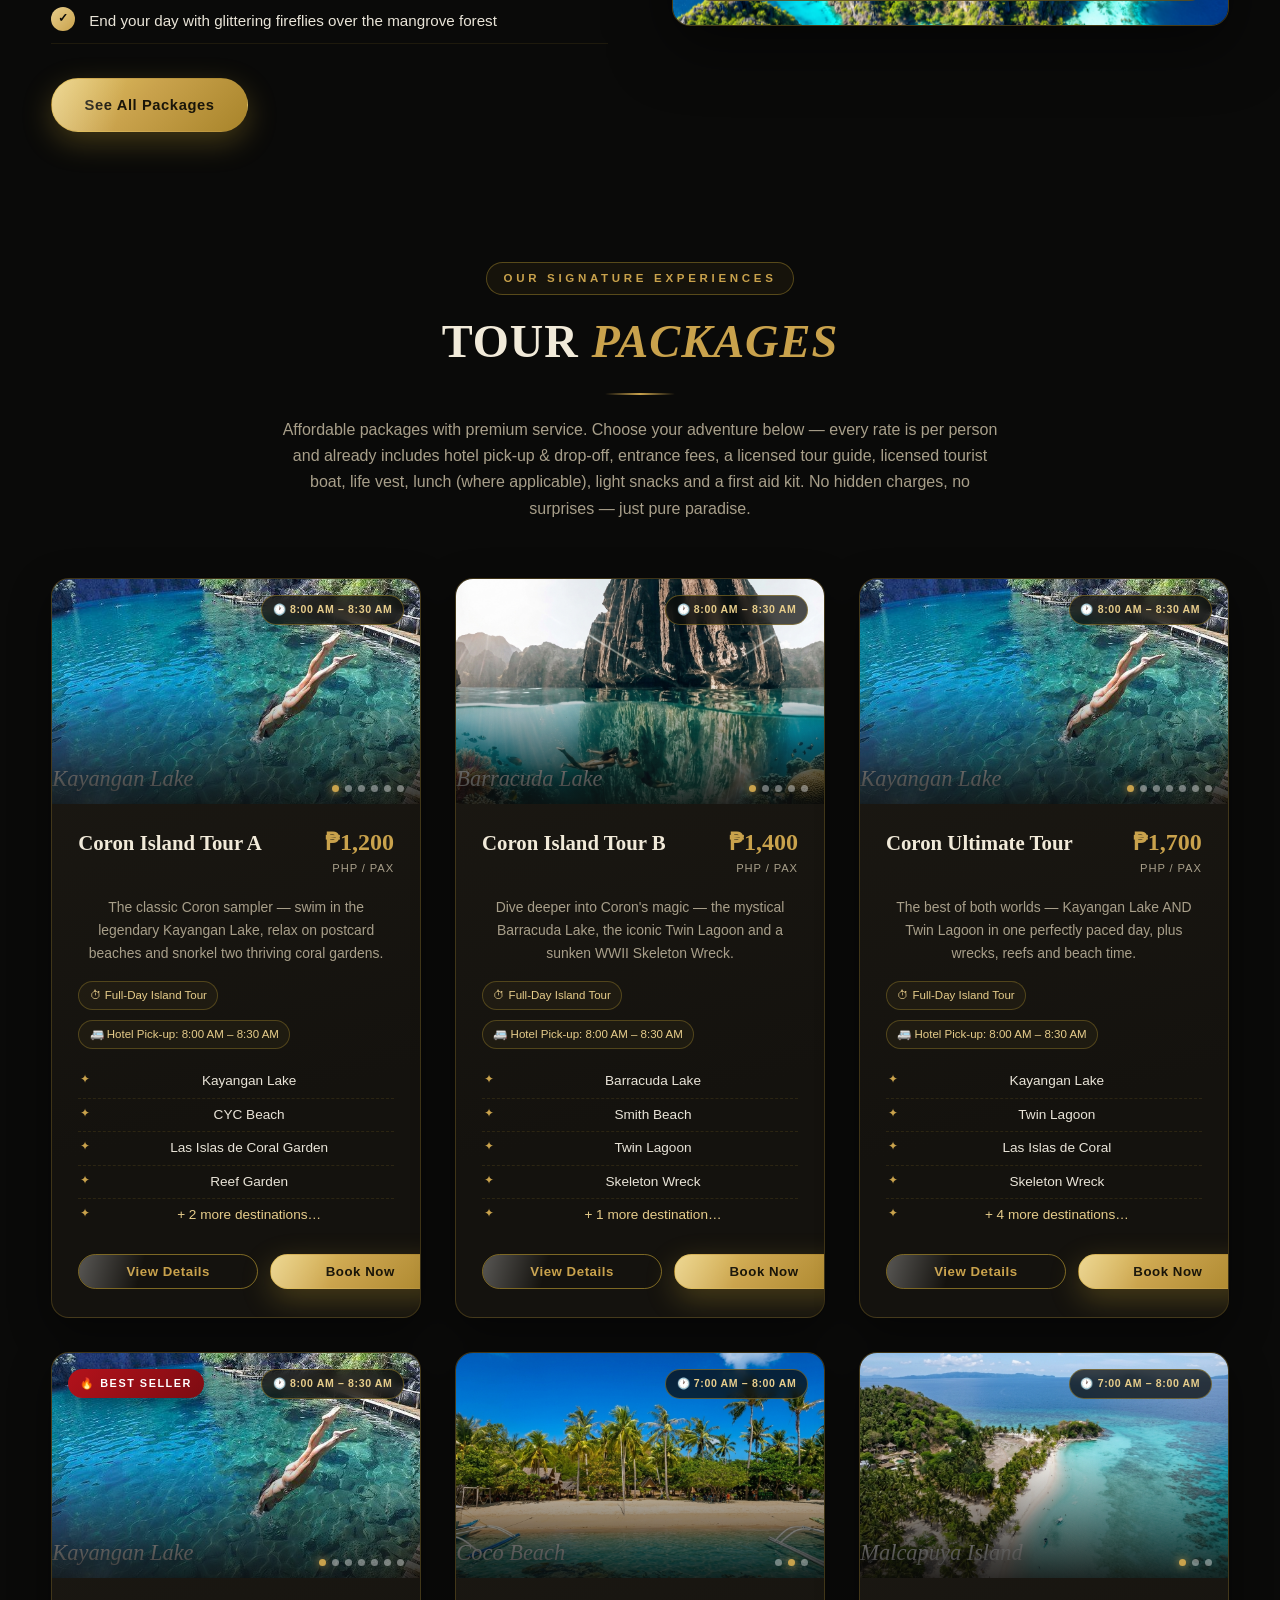
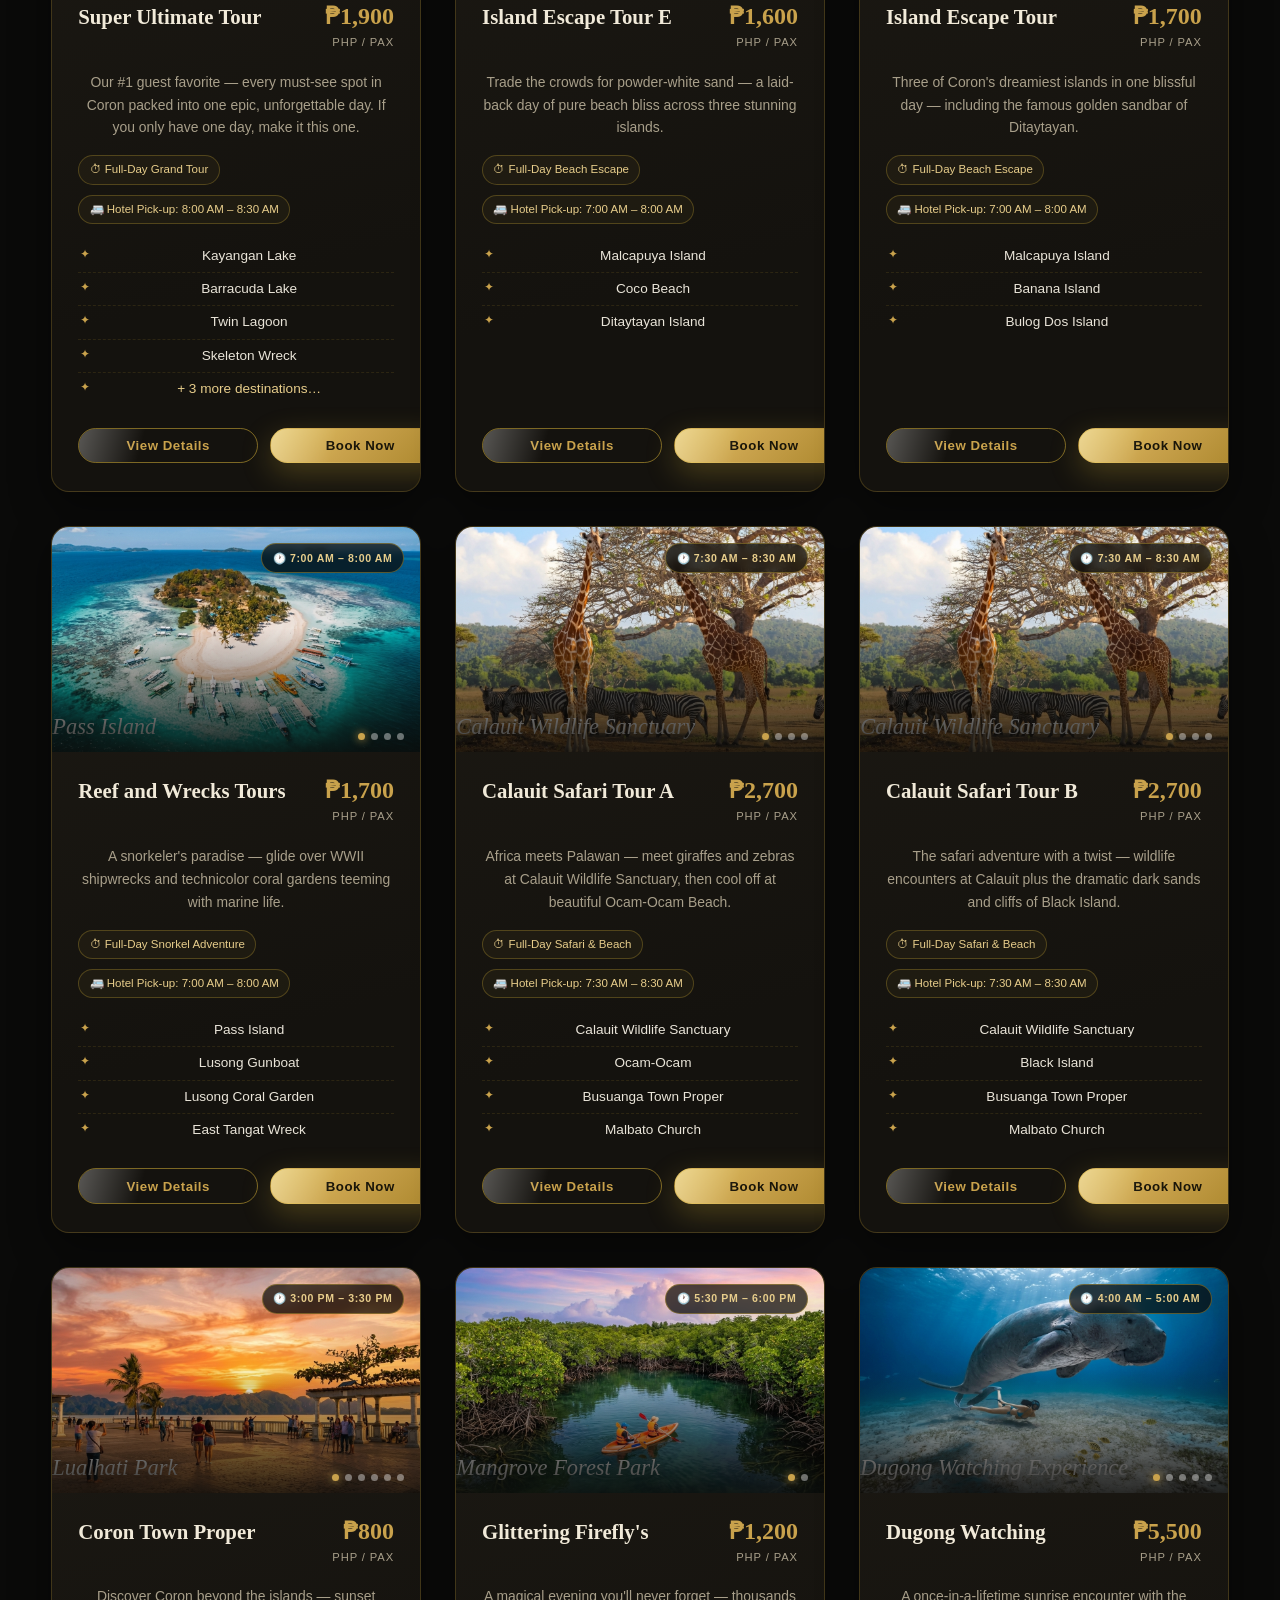
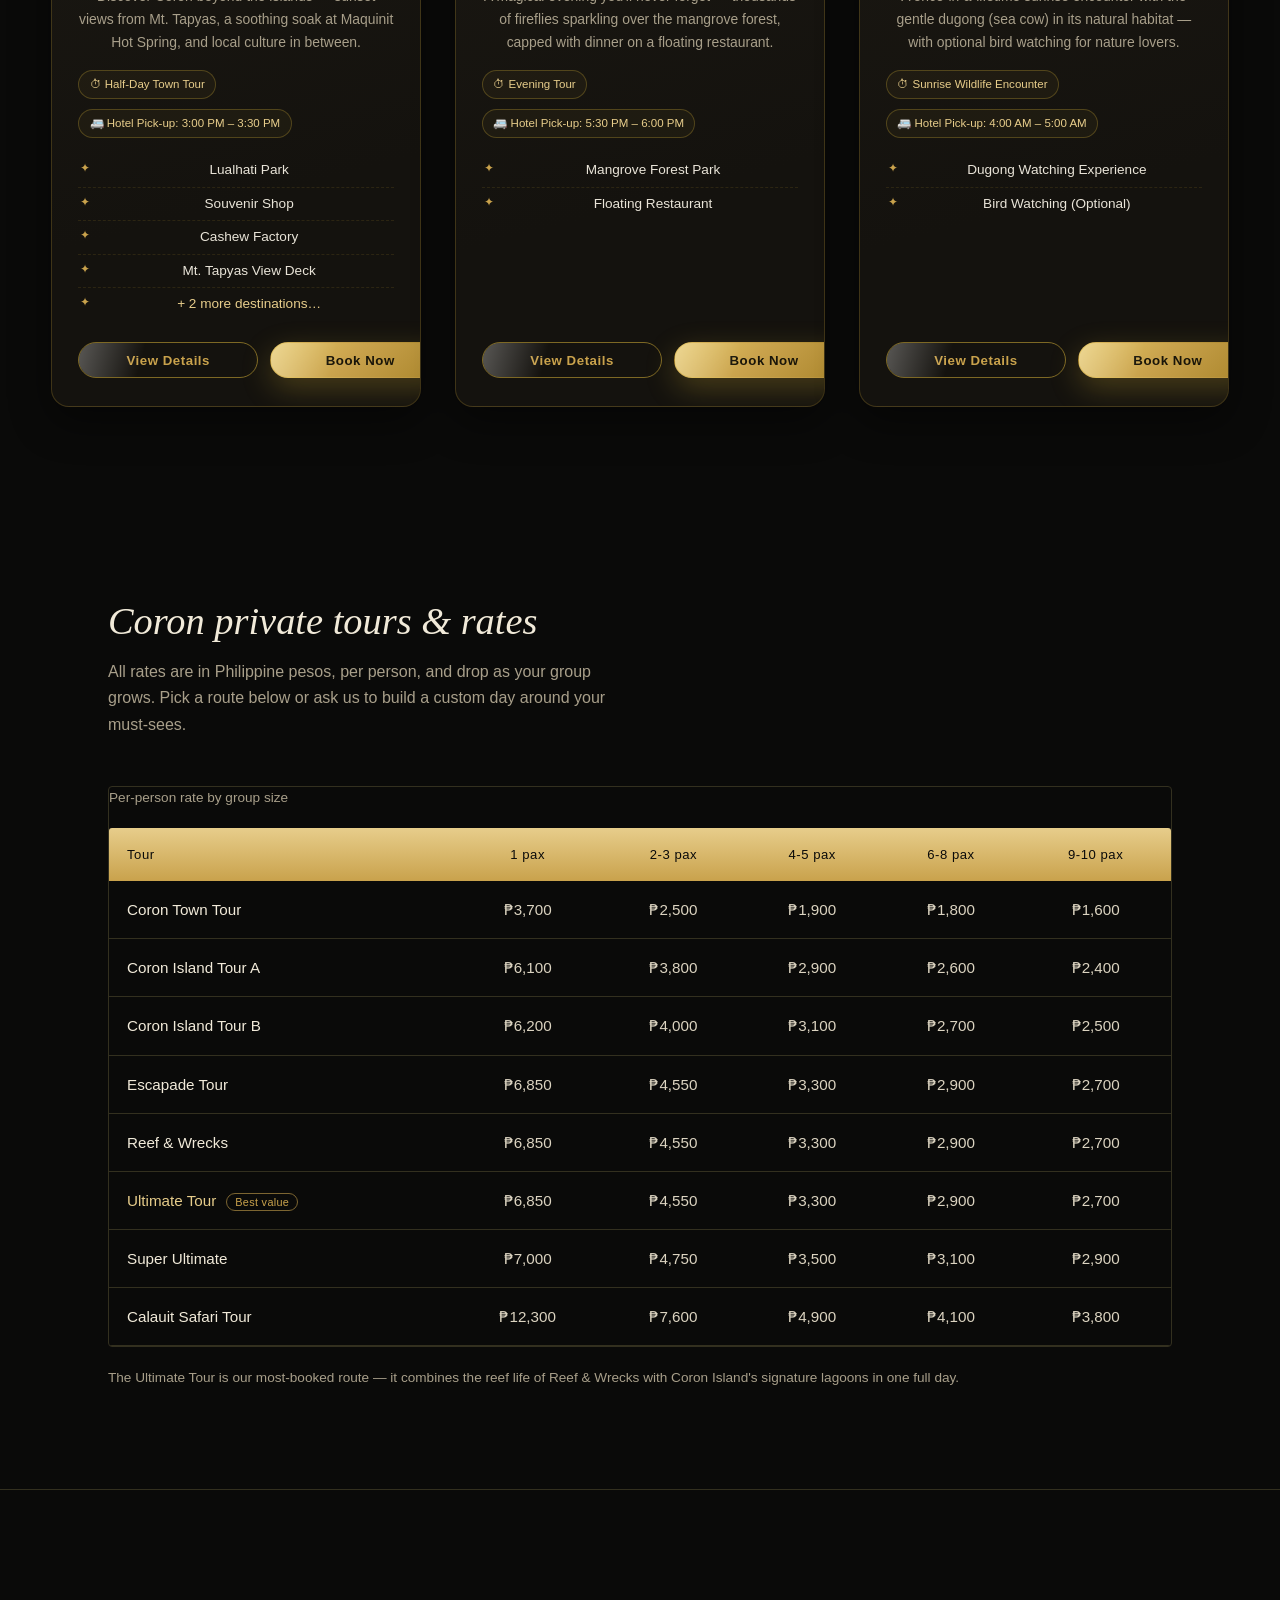
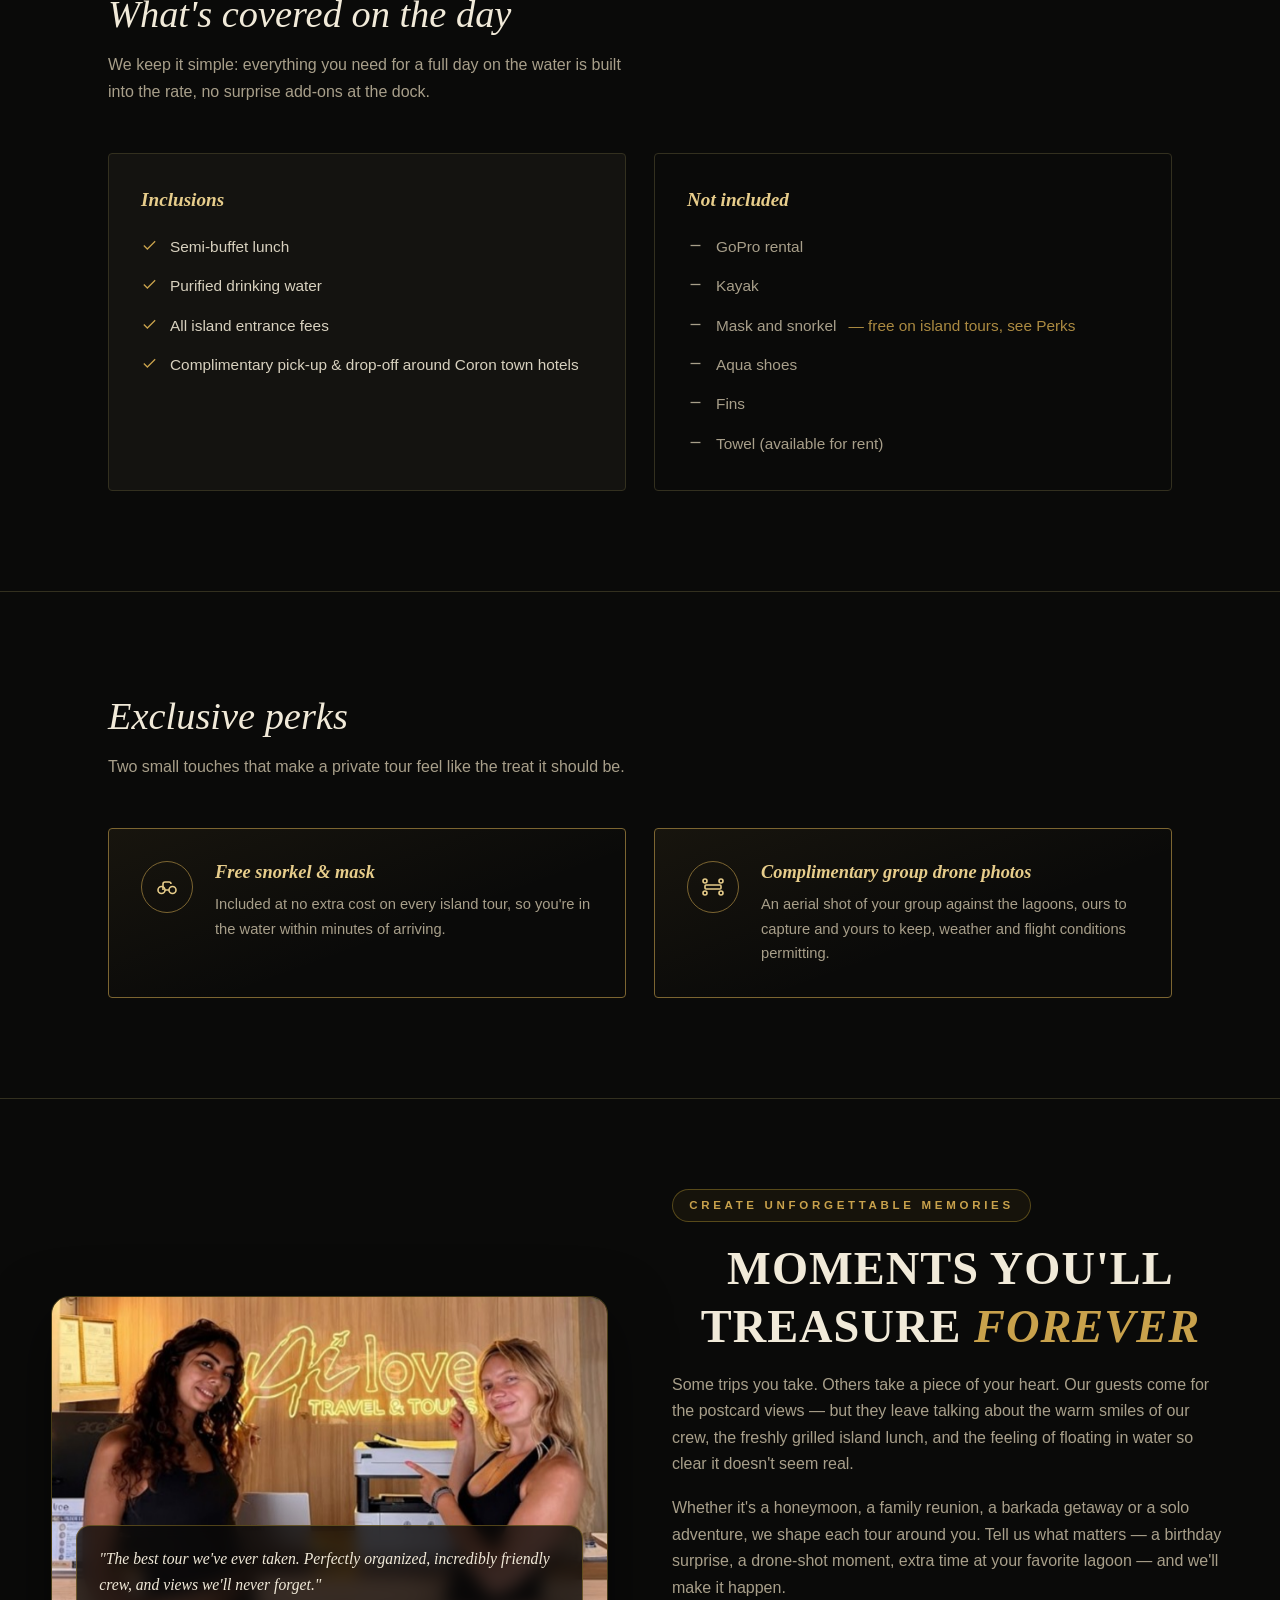
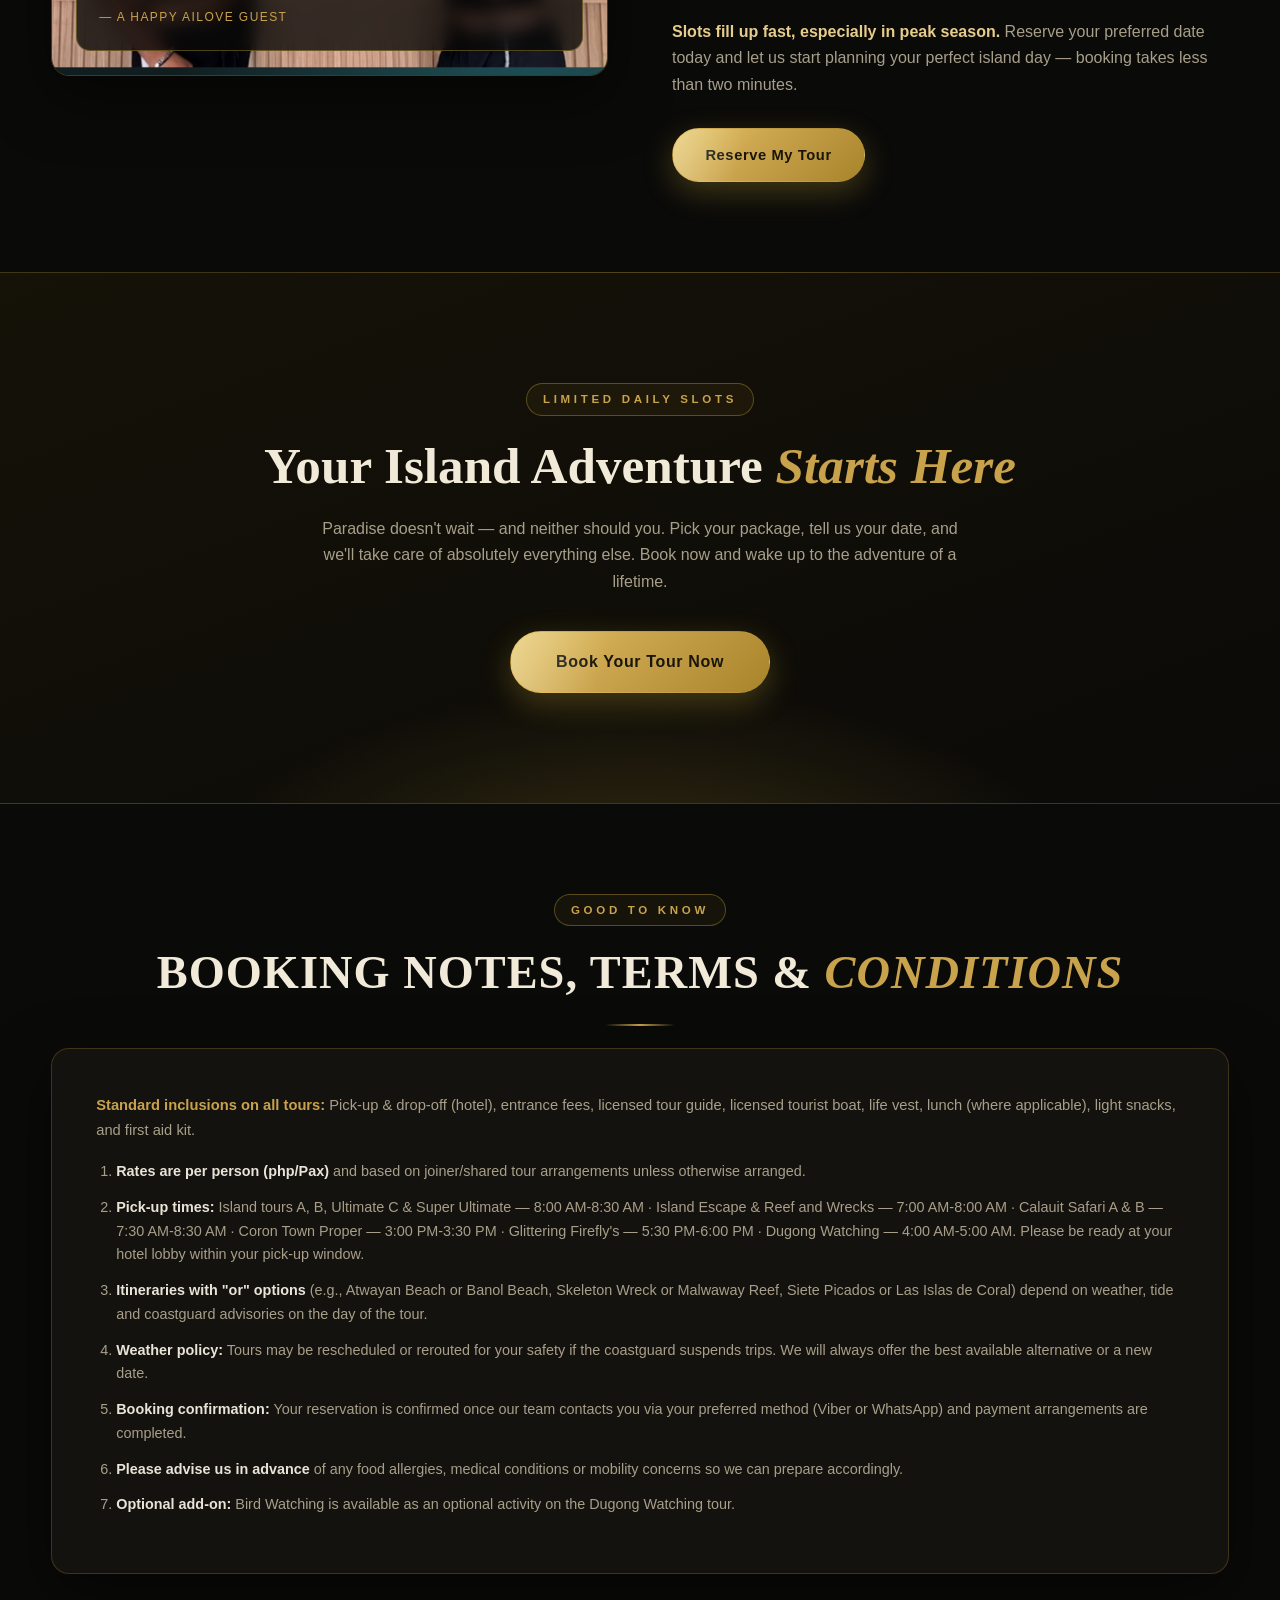
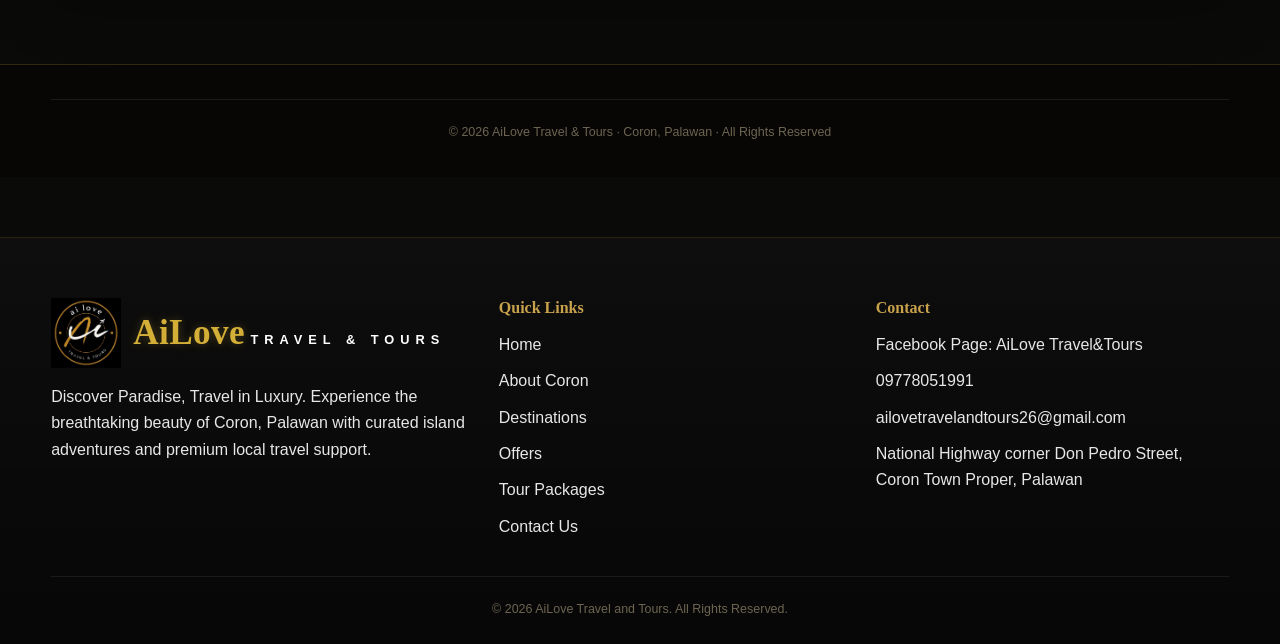
<file: index-package.html>
<!DOCTYPE html>
<html lang="en">
<head>
<meta charset="UTF-8">
<meta name="viewport" content="width=device-width, initial-scale=1.0">
<title>AiLove Travel &amp; Tours — Coron, Palawan Island Tours</title>
<meta name="description" content="Book premium Coron, Palawan island tours with AiLove Travel & Tours. Coron Island Tours A & B, Super Ultimate Tour, Calauit Safari, Island Escapes and more — with hotel pick-up, licensed guides, lunch and snacks included.">
<meta name="keywords" content="Coron tours, Palawan island hopping, AiLove Travel and Tours, Coron Island Tour, Super Ultimate Tour, Calauit Safari, Kayangan Lake, Twin Lagoon">
<meta property="og:title" content="AiLove Travel & Tours — Coron, Palawan">
<meta property="og:description" content="Premium, affordable island tours in Coron, Palawan. Hotel pick-up, licensed guides, lunch & snacks included. Book now!">
<meta property="og:type" content="website">

<link rel="icon" href="Official logo.jpg">



<!-- Styles -->
 <link rel="stylesheet" href="style.css" />
  <script src = "script.js" defer></script>
<link rel="stylesheet" href="stylepackage.css">
</head>
<body>


   <div class="bubbles"></div>
  <div class="fish"></div>
  

  <header class="topbar">
    <div class="container navbar">
     <a href="index.html" class="logo" aria-label="AiLove Travel and Tours Home">
    <img src="Official logo.jpg" alt="logo.jpg" class="logo-img">

    <div class="logo-text">
        <span class="logo-title">AiLove</span>
        <span class="logo-subtitle">TRAVEL & TOURS</span>
    </div>
</a>
       <button class="menu-toggle" aria-label="Toggle navigation">Menu</button>
      <nav class="nav-links" aria-label="Main navigation">
      
        <a href="index.html">Home</a>
        <a href="about.html">About Coron</a>
        <a href="destinations.html">Destinations</a>
        <a href="offers.html">Offers</a>
        <a href="index-package.html">Tour Packages</a>
        <a href="contact.html">Contact Us</a>
      </nav>
    </div>
  </header>

<!-- INTRO/HEADER-->
<header class="hero" id="top">
  <div class="container hero-inner">
    <div class="reveal visible">
      <span class="eyebrow">Coron · Palawan · Philippines</span>
      <div class="hero-actions">
        <a href="#packages" class="btn btn-gold">Explore Tour Packages</a>
      </div>
      <div class="hero-stats">
        <div class="stat"><b>12+</b><span>Signature Tours</span></div>
        <div class="stat"><b>₱800</b><span>Packages From</span></div>
        <div class="stat"><b>100%</b><span>Licensed &amp; Insured</span></div>
        <div class="stat"><b>5★</b><span>Guest Experience</span></div>
      </div>
    </div>
    <div class="hero-visual">
      <div class="hero-card"><h3>Hotel Pick-up &amp; Drop-off</h3><p>Door-to-door convenience on every single tour — no taxis, no stress.</p></div>
      <div class="hero-card"><h3>All-Inclusive Rates</h3><p>Entrance fees, licensed guide, tourist boat, lunch &amp; snacks already included.</p></div>
      <div class="hero-card"><h3>Safety First, Always</h3><p>Life vests, first aid kits and licensed crews on every departure.</p></div>
    </div>
  </div>
  <span class="scroll-hint">Scroll ▾</span>
</header>

<!-- STANDARD INCLUSIONS-->
<section class="inclusions-strip reveal" aria-label="Standard inclusions">
  <div class="container">
    <h3>Standard Inclusions — Every Tour, Every Time</h3>
    <div class="inclusion-tags">
      <span>🚐 Pick-up &amp; Drop-off (Hotel)</span>
      <span>🎟️ Entrance Fees</span>
      <span>🧭 Licensed Tour Guide</span>
      <span>⛵ Licensed Tourist Boat</span>
      <span>🦺 Life Vest</span>
      <span>🍱 Lunch (where applicable)</span>
      <span>🍪 Light Snacks</span>
      <span>⛑️ First Aid Kit</span>
    </div>
  </div>
</section>

<!--INTRO MARKETING -->
<section class="section">
  <div class="container split">
    <div class="reveal left">
      <span class="eyebrow">Discover the Beauty of Coron, Palawan</span>
      <h2 class="section-title">Where Every Island Feels Like a <em>Dream</em></h2>
      <p class="section-sub">Coron is consistently ranked among the most beautiful island destinations in the world — and for good reason. Towering limestone cliffs guard emerald lagoons, WWII shipwrecks rest beneath glass-clear water, and beaches stay soft, white and wonderfully uncrowded.</p>
      <ul class="checklist">
        <li>Swim in Kayangan Lake — famed as one of the cleanest lakes in Asia</li>
        <li>Drift between the limestone walls of the breathtaking Twin Lagoon</li>
        <li>Snorkel vibrant coral gardens and historic WWII shipwrecks</li>
        <li>Meet giraffes and zebras at the one-of-a-kind Calauit Wildlife Sanctuary</li>
        <li>End your day with glittering fireflies over the mangrove forest</li>
      </ul>
      <a href="#packages" class="btn btn-gold">See All Packages</a>
    </div>
    <div class="split-visual reveal right">
      <div class="parallax-bg" data-parallax style="background:radial-gradient(600px 400px at 70% 20%,rgba(64,180,190,.55),transparent 60%),radial-gradient(500px 420px at 20% 85%,rgba(212,175,55,.4),transparent 60%),linear-gradient(160deg,#0e2b2e,#123a3e 45%,#1c2410)">
        <img src="coron-Island drone view.png" alt="">
      </div>
      <div class="quote">
        <p>"Every trip is carefully planned down to the smallest detail — so your only job is to make memories."</p>
        <span>— The AiLove Travel &amp; Tours Promise</span>
      </div>
    </div>
  </div>
</section>

<!--  PACKAGES -->
<main class="section" id="packages" style="padding-top:40px">
  <div class="container center">
    <span class="eyebrow reveal">Our Signature Experiences</span>
    <h2 class="section-title reveal">Tour <em>Packages</em></h2>
    <div class="gold-line reveal"></div>
    <p class="section-sub reveal">Affordable packages with premium service. Choose your adventure below — every rate is per person and already includes hotel pick-up &amp; drop-off, entrance fees, a licensed tour guide, licensed tourist boat, life vest, lunch (where applicable), light snacks and a first aid kit. No hidden charges, no surprises — just pure paradise.</p>
    <div class="packages-grid" id="packagesGrid"><!-- cards injected by script.js --></div>
  </div>
</main>

<!--Private Tours-->

<div>

<link rel="stylesheet" href="style-private.css">

  <section class="tours" id="tours">
    <div class="wrap">
      <div class="section-head">
        <h2>Coron private tours &amp; rates</h2>
        <p>All rates are in Philippine pesos, per person, and drop as your group grows. Pick a route below or ask us to build a custom day around your must-sees.</p>
      </div>

      <div class="table-scroll">
        <table class="price-table">
          <caption>Per-person rate by group size</caption>
          <thead>
            <tr>
              <th>Tour</th>
              <th>1 pax</th>
              <th>2-3 pax</th>
              <th>4-5 pax</th>
              <th>6-8 pax</th>
              <th>9-10 pax</th>
            </tr>
          </thead>
          <tbody>
            <tr>
              <td>Coron Town Tour</td>
              <td data-pax="1 pax">₱3,700</td>
              <td data-pax="2-3 pax">₱2,500</td>
              <td data-pax="4-5 pax">₱1,900</td>
              <td data-pax="6-8 pax">₱1,800</td>
              <td data-pax="9-10 pax">₱1,600</td>
            </tr>
            <tr>
              <td>Coron Island Tour A</td>
              <td data-pax="1 pax">₱6,100</td>
              <td data-pax="2-3 pax">₱3,800</td>
              <td data-pax="4-5 pax">₱2,900</td>
              <td data-pax="6-8 pax">₱2,600</td>
              <td data-pax="9-10 pax">₱2,400</td>
            </tr>
            <tr>
              <td>Coron Island Tour B</td>
              <td data-pax="1 pax">₱6,200</td>
              <td data-pax="2-3 pax">₱4,000</td>
              <td data-pax="4-5 pax">₱3,100</td>
              <td data-pax="6-8 pax">₱2,700</td>
              <td data-pax="9-10 pax">₱2,500</td>
            </tr>
            <tr>
              <td>Escapade Tour</td>
              <td data-pax="1 pax">₱6,850</td>
              <td data-pax="2-3 pax">₱4,550</td>
              <td data-pax="4-5 pax">₱3,300</td>
              <td data-pax="6-8 pax">₱2,900</td>
              <td data-pax="9-10 pax">₱2,700</td>
            </tr>
            <tr>
              <td>Reef &amp; Wrecks</td>
              <td data-pax="1 pax">₱6,850</td>
              <td data-pax="2-3 pax">₱4,550</td>
              <td data-pax="4-5 pax">₱3,300</td>
              <td data-pax="6-8 pax">₱2,900</td>
              <td data-pax="9-10 pax">₱2,700</td>
            </tr>
            <tr class="featured">
              <td>Ultimate Tour</td>
              <td data-pax="1 pax">₱6,850</td>
              <td data-pax="2-3 pax">₱4,550</td>
              <td data-pax="4-5 pax">₱3,300</td>
              <td data-pax="6-8 pax">₱2,900</td>
              <td data-pax="9-10 pax">₱2,700</td>
            </tr>
            <tr>
              <td>Super Ultimate</td>
              <td data-pax="1 pax">₱7,000</td>
              <td data-pax="2-3 pax">₱4,750</td>
              <td data-pax="4-5 pax">₱3,500</td>
              <td data-pax="6-8 pax">₱3,100</td>
              <td data-pax="9-10 pax">₱2,900</td>
            </tr>
            <tr>
              <td>Calauit Safari Tour</td>
              <td data-pax="1 pax">₱12,300</td>
              <td data-pax="2-3 pax">₱7,600</td>
              <td data-pax="4-5 pax">₱4,900</td>
              <td data-pax="6-8 pax">₱4,100</td>
              <td data-pax="9-10 pax">₱3,800</td>
            </tr>
          </tbody>
        </table>
      </div>
      <p class="tours-note">The Ultimate Tour is our most-booked route — it combines the reef life of Reef &amp; Wrecks with Coron Island's signature lagoons in one full day.</p>
    </div>
  </section>

  <section class="in-ex" id="inclusions">
    <div class="wrap">
      <div class="section-head">
        <h2>What's covered on the day</h2>
        <p>We keep it simple: everything you need for a full day on the water is built into the rate, no surprise add-ons at the dock.</p>
      </div>
      <div class="in-ex-grid">
        <div class="panel inclusions">
          <h3>Inclusions</h3>
          <ul>
            <li><svg viewBox="0 0 24 24" fill="none" stroke-width="1.8"><path d="M20 6L9 17l-5-5"/></svg>Semi-buffet lunch</li>
            <li><svg viewBox="0 0 24 24" fill="none" stroke-width="1.8"><path d="M20 6L9 17l-5-5"/></svg>Purified drinking water</li>
            <li><svg viewBox="0 0 24 24" fill="none" stroke-width="1.8"><path d="M20 6L9 17l-5-5"/></svg>All island entrance fees</li>
            <li><svg viewBox="0 0 24 24" fill="none" stroke-width="1.8"><path d="M20 6L9 17l-5-5"/></svg>Complimentary pick-up &amp; drop-off around Coron town hotels</li>
          </ul>
        </div>
        <div class="panel exclusions">
          <h3>Not included</h3>
          <ul>
            <li><svg viewBox="0 0 24 24" fill="none" stroke-width="1.8"><path d="M5 12h14"/></svg>GoPro rental</li>
            <li><svg viewBox="0 0 24 24" fill="none" stroke-width="1.8"><path d="M5 12h14"/></svg>Kayak</li>
            <li><svg viewBox="0 0 24 24" fill="none" stroke-width="1.8"><path d="M5 12h14"/></svg>Mask and snorkel <span style="color:var(--gold);opacity:0.85">— free on island tours, see Perks</span></li>
            <li><svg viewBox="0 0 24 24" fill="none" stroke-width="1.8"><path d="M5 12h14"/></svg>Aqua shoes</li>
            <li><svg viewBox="0 0 24 24" fill="none" stroke-width="1.8"><path d="M5 12h14"/></svg>Fins</li>
            <li><svg viewBox="0 0 24 24" fill="none" stroke-width="1.8"><path d="M5 12h14"/></svg>Towel (available for rent)</li>
          </ul>
        </div>
      </div>
    </div>
  </section>

  <section class="perks" id="perks">
    <div class="wrap">
      <div class="section-head">
        <h2>Exclusive perks</h2>
        <p>Two small touches that make a private tour feel like the treat it should be.</p>
      </div>
      <div class="perks-grid">
        <div class="perk">
          <div class="icon">
            <svg viewBox="0 0 24 24" fill="none" stroke-width="1.6"><circle cx="6.5" cy="15" r="3.5"/><circle cx="17.5" cy="15" r="3.5"/><path d="M10 15h4M8 15V9a2 2 0 012-2h4a2 2 0 012 2"/></svg>
          </div>
          <div>
            <h4>Free snorkel & mask</h4>
            <p>Included at no extra cost on every island tour, so you're in the water within minutes of arriving.</p>
          </div>
        </div>
        <div class="perk">
          <div class="icon">
            <svg viewBox="0 0 24 24" fill="none" stroke-width="1.6"><rect x="4" y="10" width="16" height="4" rx="1"/><circle cx="4" cy="6" r="2"/><circle cx="20" cy="6" r="2"/><circle cx="4" cy="18" r="2"/><circle cx="20" cy="18" r="2"/></svg>
          </div>
          <div>
            <h4>Complimentary group drone photos</h4>
            <p>An aerial shot of your group against the lagoons, ours to capture and yours to keep, weather and flight conditions permitting.</p>
          </div>
        </div>
      </div>
    </div>
  </section>

  <!--Private tours script-->
  <script>
  
  const toggle = document.querySelector('.menu-toggle');
  const links = document.querySelector('.nav-links');

 
  if (toggle && links) {
    toggle.addEventListener('click', () => {
      const open = links.classList.toggle('open');
      toggle.setAttribute('aria-expanded', open);
    });

    links.querySelectorAll('a').forEach(a => {
      a.addEventListener('click', () => {
        links.classList.remove('open');
        toggle.setAttribute('aria-expanded', 'false');
      });
    });
  }
</script>


</div>

<!--MEMORIES / TRUST  -->
<section class="section">
  <div class="container split">
    <div class="split-visual reveal left" style="min-height:380px">
      <div class="parallax-bg" data-parallax style="background:radial-gradient(500px 380px at 30% 25%,rgba(212,175,55,.45),transparent 60%),radial-gradient(560px 420px at 80% 80%,rgba(40,140,160,.5),transparent 65%),linear-gradient(200deg,#241c0a,#0e1f24)">
        <img src="Guest 1.jpg" alt="coron town view.jpg">
      </div>
      <div class="quote">
        <p>"The best tour we've ever taken. Perfectly organized, incredibly friendly crew, and views we'll never forget."</p>
        <span>— A Happy AiLove Guest</span>
      </div>
    </div>

  

    <div class="reveal right">
      <span class="eyebrow">Create Unforgettable Memories</span>
      <h2 class="section-title">Moments You'll Treasure <em>Forever</em></h2>
      <p class="section-sub" style="margin-bottom:18px">Some trips you take. Others take a piece of your heart. Our guests come for the postcard views — but they leave talking about the warm smiles of our crew, the freshly grilled island lunch, and the feeling of floating in water so clear it doesn't seem real.</p>
      <p class="section-sub" style="margin-bottom:18px">Whether it's a honeymoon, a family reunion, a barkada getaway or a solo adventure, we shape each tour around you. Tell us what matters — a birthday surprise, a drone-shot moment, extra time at your favorite lagoon — and we'll make it happen.</p>
      <p class="section-sub" style="margin-bottom:30px"><b style="color:var(--gold-light)">Slots fill up fast, especially in peak season.</b> Reserve your preferred date today and let us start planning your perfect island day — booking takes less than two minutes.</p>
      <a href="#packages" class="btn btn-gold">Reserve My Tour</a>
    </div>
  </div>
</section>

<!--  CTA BAND  -->
<section class="cta-band">
  <div class="container reveal zoom">
    <span class="eyebrow">Limited Daily Slots</span>
    <h2>Your Island Adventure <em style="color:var(--gold);font-style:italic">Starts Here</em></h2>
    <p>Paradise doesn't wait — and neither should you. Pick your package, tell us your date, and we'll take care of absolutely everything else. Book now and wake up to the adventure of a lifetime.</p>
    <a href="#packages" class="btn btn-gold" style="font-size:1rem;padding:1.05em 2.8em">Book Your Tour Now</a>
  </div>
</section>

<!--  TERMS  -->
<section class="section" id="terms">
  <div class="container">
    <div class="center">
      <span class="eyebrow reveal">Good to Know</span>
      <h2 class="section-title reveal">Booking Notes, Terms & <em>Conditions</em></h2>
      <div class="gold-line reveal"></div>
    </div>
    <div class="terms-box reveal">
      <p style="color:var(--muted);font-size:.92rem"><b style="color:var(--gold)">Standard inclusions on all tours:</b> Pick-up & drop-off (hotel), entrance fees, licensed tour guide, licensed tourist boat, life vest, lunch (where applicable), light snacks, and first aid kit.</p>
      <ol>
        <li><b>Rates are per person (php/Pax)</b> and based on joiner/shared tour arrangements unless otherwise arranged.</li>
        <li><b>Pick-up times:</b> Island tours A, B, Ultimate C & Super Ultimate — 8:00 AM-8:30 AM · Island Escape & Reef and Wrecks — 7:00 AM-8:00 AM · Calauit Safari A & B — 7:30 AM-8:30 AM · Coron Town Proper — 3:00 PM-3:30 PM · Glittering Firefly's — 5:30 PM-6:00 PM · Dugong Watching — 4:00 AM-5:00 AM. Please be ready at your hotel lobby within your pick-up window.</li>
        <li><b>Itineraries with "or" options</b> (e.g., Atwayan Beach or Banol Beach, Skeleton Wreck or Malwaway Reef, Siete Picados or Las Islas de Coral) depend on weather, tide and coastguard advisories on the day of the tour.</li>
        <li><b>Weather policy:</b> Tours may be rescheduled or rerouted for your safety if the coastguard suspends trips. We will always offer the best available alternative or a new date.</li>
        <li><b>Booking confirmation:</b> Your reservation is confirmed once our team contacts you via your preferred method (Viber or WhatsApp) and payment arrangements are completed.</li>
        <li><b>Please advise us in advance</b> of any food allergies, medical conditions or mobility concerns so we can prepare accordingly.</li>
        <li><b>Optional add-on:</b> Bird Watching is available as an optional activity on the Dugong Watching tour.</li>
      </ol>
    </div>
  </div>
</section>

<!-- FOOTER  -->
<footer>
  <div class="container">
    <p class="copyright">© <span id="year"></span> AiLove Travel & Tours · Coron, Palawan · All Rights Reserved</p>
  </div>
</footer>

<button class="to-top" id="toTop" aria-label="Back to top">↑</button>

<!--  DETAILS MODAL -->
<div class="modal-overlay" id="detailsOverlay" role="dialog" aria-modal="true" aria-labelledby="detailsTitle">
  <div class="modal">
    <button class="modal-close" data-close aria-label="Close">✕</button>
    <div class="modal-head">
      <h3 id="detailsTitle"></h3>
      <div class="modal-sub" id="detailsSub"></div>
    </div>
    <div class="modal-body" id="detailsBody"></div>
  </div>
</div>

<!--  BOOKING MODAL  -->
<div class="modal-overlay" id="bookingOverlay" role="dialog" aria-modal="true" aria-labelledby="bookingTitle">
  <div class="modal">
    <button class="modal-close" data-close aria-label="Close">✕</button>

    <div id="bookingFormView">
      <div class="modal-head">
        <h3 id="bookingTitle">Book Your Tour</h3>
        <div class="modal-sub" id="bookingSub"></div>
      </div>
      <div class="modal-body">
        <div class="total-box">
          <div>
            <div class="tb-label">Total Amount</div>
            <div class="tb-amount" id="totalAmount">₱0</div>
            <div class="tb-calc" id="totalCalc"></div>
          </div>
          <div>
            <div class="tb-label" style="margin-bottom:8px">Number of Guests (Pax) <span class="req">*</span></div>
            <div class="pax-stepper">
              <button type="button" id="paxMinus" aria-label="Decrease guests">−</button>
              <input type="number" id="paxInput" min="1" max="100" value="1" aria-label="Number of guests">
              <button type="button" id="paxPlus" aria-label="Increase guests">+</button>
            </div>
          </div>
        </div>

        <form id="bookingForm" novalidate>
          <div class="form-grid">
            <div class="field">
              <label for="bkName">Full Name <span class="req">*</span></label>
              <input type="text" id="bkName" name="Full Name" autocomplete="name">
              <span class="err-msg">Please enter your full name.</span>
            </div>
            <div class="field">
              <label for="bkContact">Contact Number <span class="req">*</span></label>
              <input type="tel" id="bkContact" name="Contact Number" autocomplete="tel">
              <span class="err-msg">Please enter a valid contact number.</span>
            </div>
            <div class="field full">
              <label>Preferred Contact Method <span class="req">*</span></label>
              <div class="radio-row" id="contactMethodRow">
                <label class="radio-pill"><input type="radio" name="Preferred Contact Method" value="Viber"><span>Viber</span></label>
                <label class="radio-pill"><input type="radio" name="Preferred Contact Method" value="WhatsApp"><span>WhatsApp</span></label>
              </div>
              <span class="err-msg" id="methodErr" style="display:none">Please choose Viber or WhatsApp.</span>
            </div>
            <div class="field">
              <label for="bkEmail">Email Address <span class="req">*</span></label>
              <input type="email" id="bkEmail" name="Email Address" autocomplete="email">
              <span class="err-msg">Please enter a valid email address.</span>
            </div>
            <div class="field">
              <label for="bkDate">Date of Tour <span class="req">*</span></label>
              <input type="date" id="bkDate" name="Date of Tour" required>
              <span class="err-msg">Please choose your tour date.</span>
            </div>
            <div class="field">
              <label for="bkPickup">Pickup Location / Hotel <span class="req">*</span></label>
              <input type="text" id="bkPickup" name="Pickup Location or Hotel">
              <span class="err-msg">Please tell us where to pick you up.</span>
            </div>
            <div class="field">
              <label for="bkAllergies">Food Allergy <span class="req">*</span></label>
              <input type="text" id="bkAllergies" name="Food Allergy">
              <span class="err-msg">Please list any food allergies, or write "None".</span>
            </div>
            <div class="field full">
              <label for="bkRequests">Special Requests <span class="req">*</span></label>
              <input type="text" id="bkRequests" name="Special Requests">
              <span class="err-msg">Please enter a request, or write "None".</span>
            </div>
            <div class="field full">
              <label for="bkMessage">Additional Notes <span class="optional">(optional)</span></label>
              <textarea id="bkMessage" name="Additional Notes"></textarea>
            </div>
          </div>
          <div class="modal-foot">
            <button type="submit" class="btn btn-gold" id="confirmBtn"><span class="spinner"></span><span class="btn-label">Confirm Booking</span></button>
            <button type="button" class="btn btn-outline" data-close>Cancel</button>
          </div>
          <p class="form-note">🔒 Your details are sent securely to our booking team. We'll contact you shortly via your preferred method to confirm.</p>
        </form>
      </div>
    </div>

    <div id="bookingSuccessView" class="modal-body" style="display:none">
      <div class="success-view">
        <div class="success-icon">
          <svg viewBox="0 0 52 52" aria-hidden="true"><path d="M12 27 L22 37 L40 16"/></svg>
        </div>
        <h3>Thank You for Choosing<br>AiLove Travel & Tours!</h3>
        <p>We have <span class="highlight">successfully received your booking request</span>.</p>
        <p>Our team will review your reservation and contact you shortly via your preferred communication method to confirm your booking details.</p>
        <p>Please keep your phone available and monitor your email for updates.</p>
        <p class="highlight" style="font-family:'Playfair Display',serif;font-style:italic;font-size:1.05rem">We look forward to giving you an unforgettable travel experience in beautiful Coron, Palawan! 🌴</p>
        <div class="success-actions">
          <button class="btn btn-outline" data-close id="backToPackagesBtn">Back to Packages</button>
          <button class="btn btn-gold" id="bookAnotherBtn">Book Another Tour</button>
        </div>
      </div>
    </div>
  </div>
</div>


<!-- Behaviour -->
<script src="script-package.js"></script>
<footer class="footer">
    <div class="container">
      <div class="footer-grid">
        <div>
         <a href="index.html" class="logo" aria-label="AiLove Travel and Tours Home">
    <img src="Official logo.jpg" alt="logo.jpg" class="logo-img">

    <div class="logo-text">
        <span class="logo-title">AiLove</span>
        <span class="logo-subtitle">TRAVEL & TOURS</span>
    </div>
</a>
          <p style="margin-top: 16px;">
            Discover Paradise, Travel in Luxury. Experience the breathtaking beauty of Coron, Palawan with curated island adventures and premium local travel support.
          </p>
        </div>

        <div>
          <h4>Quick Links</h4>
          <ul>
            <li><a href="index.html">Home</a></li>
            <li><a href="about.html">About Coron</a></li>
            <li><a href="destinations.html">Destinations</a></li>
            <li><a href="offers.html">Offers</a></li>
            <li><a href="index-package.html">Tour Packages</a></li>
            <li><a href="contact.html">Contact Us</a></li>
          </ul>
        </div>

        <div>
          <h4>Contact</h4>
          <p><a href="https://www.facebook.com/profile.php?id=61591469824714" target="_blank" rel="noopener noreferrer">Facebook Page:</a> AiLove Travel&Tours</p>
          <p><a href="tel:09778051991">09778051991</a></p>
          <p><a href="ailovetravelandtours26@gmail.com">ailovetravelandtours26@gmail.com</a></p>
          <p>National Highway corner Don Pedro Street, Coron Town Proper, Palawan</p>
        </div>
      </div>

      <div class="copyright">
        © 2026 AiLove Travel and Tours. All Rights Reserved.
      </div>
    </div>
  </footer>
</body>
</html>
</file>
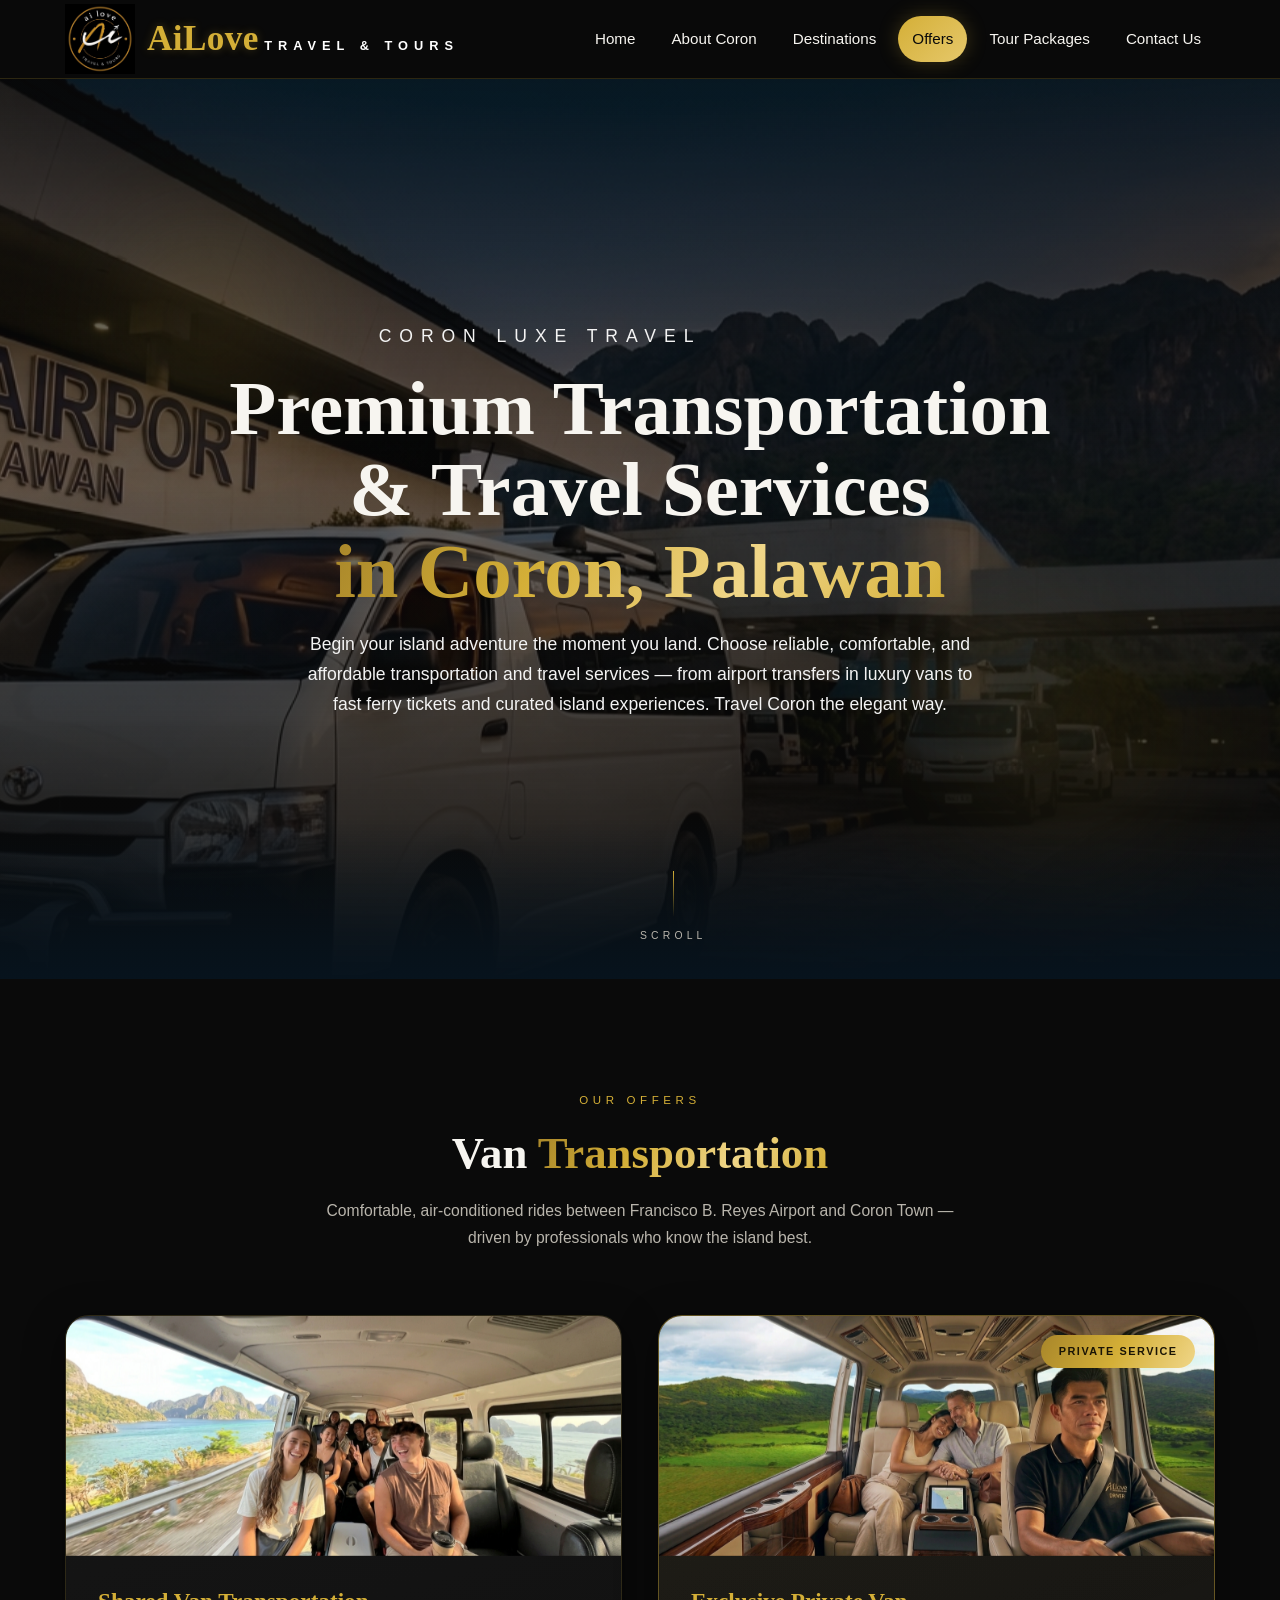
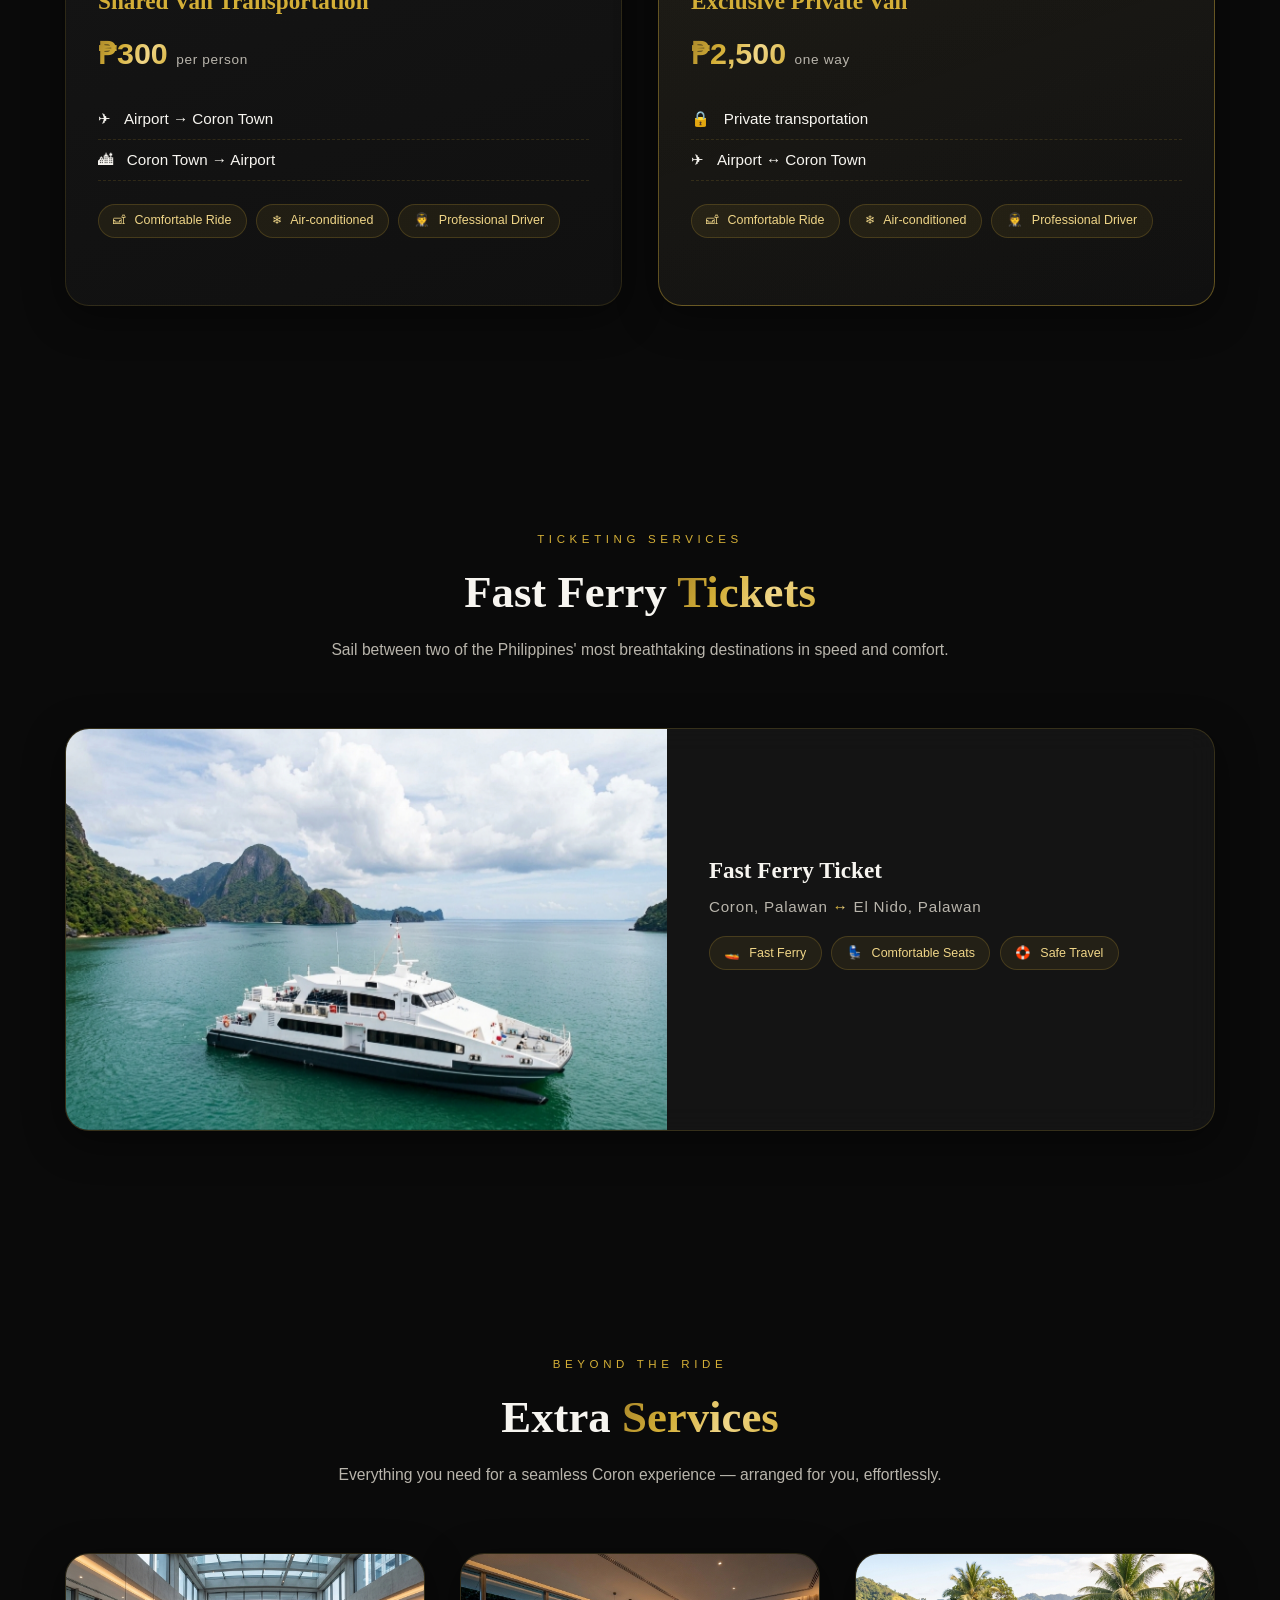
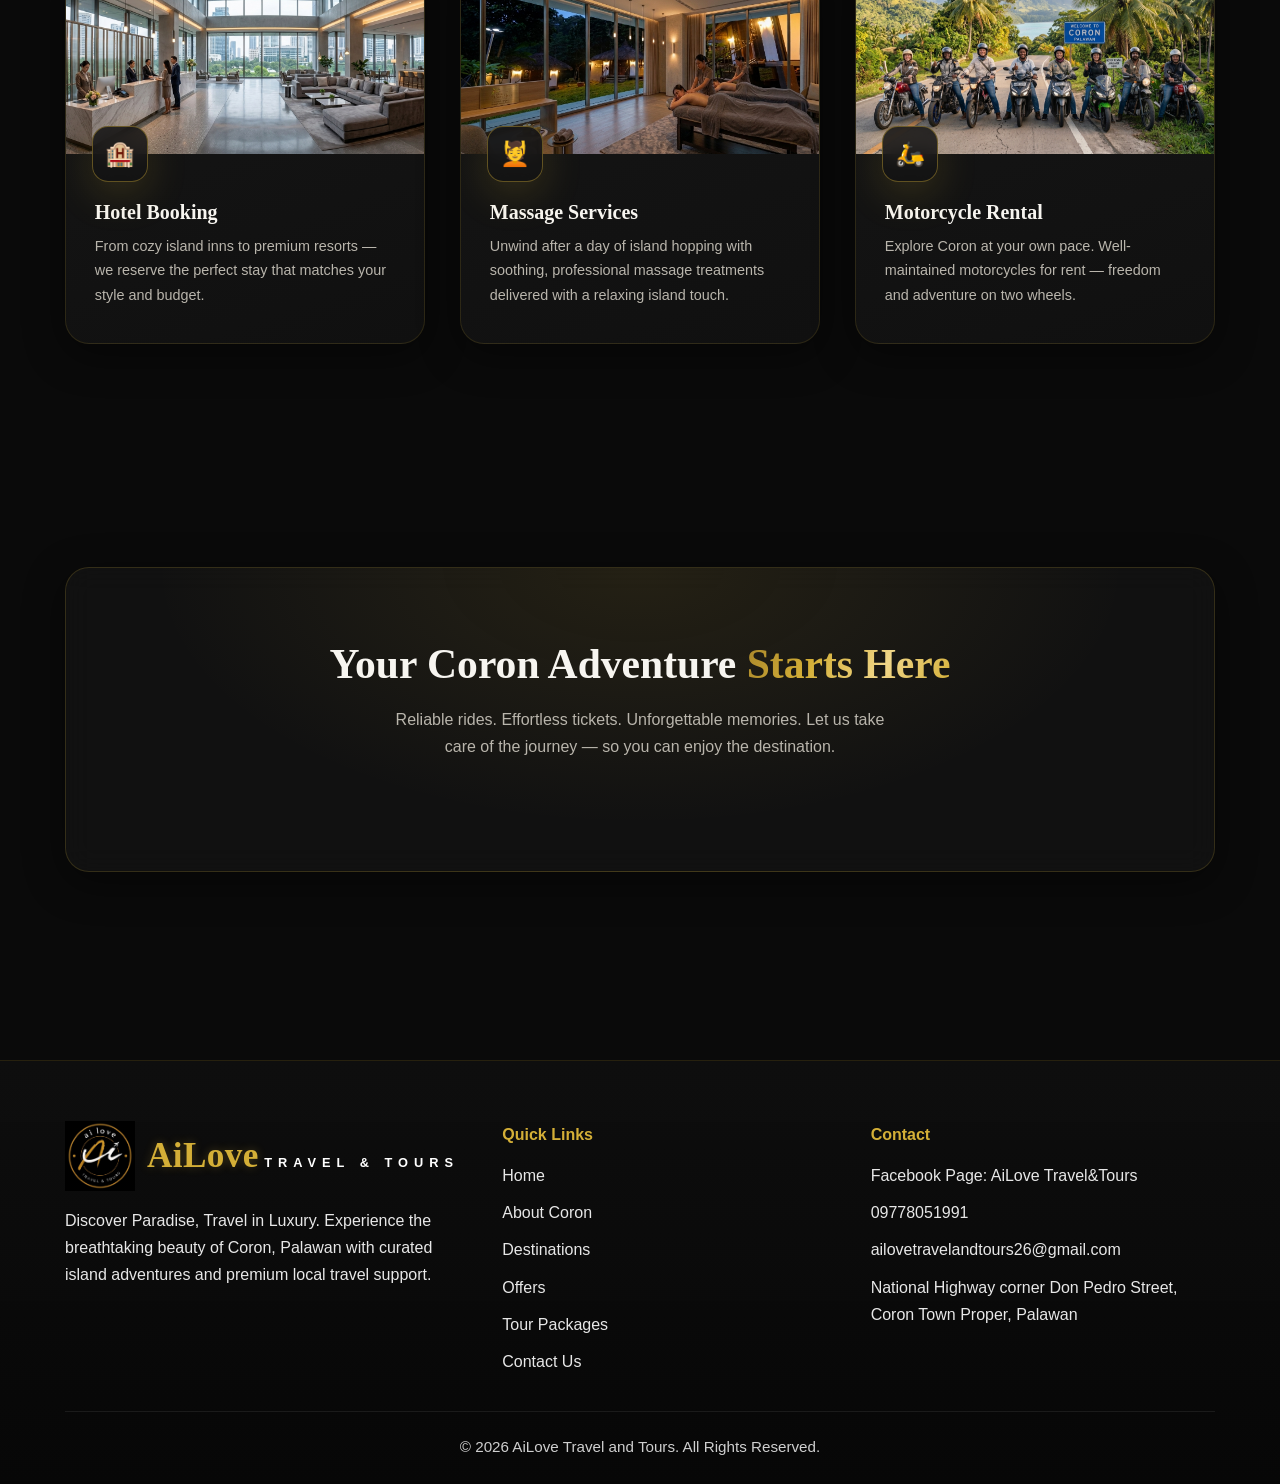
<file: offers.html>
<!DOCTYPE html>
<html lang="en">
<head>
  <meta charset="UTF-8" />
  <meta name="viewport" content="width=device-width, initial-scale=1.0" />
  <title>Offers | AiLove Travel and Tours</title>
  <meta name="description" content="Coming soon: exclusive offers and promotions from AiLove Travel and Tours." />
  <link rel="icon" href="Official logo.jpg">
  <link rel="stylesheet" href="style.css" />
  <script src = "script.js"></script>
</head>
<body>
  <div class="bubbles"></div>
  <div class="fish"></div>

  <header class="topbar">
    <div class="container navbar">
      <a href="index.html" class="logo" aria-label="AiLove Travel and Tours Home">
    <img src="Official logo.jpg" alt="AiLove Logo" class="logo-img">

    <div class="logo-text">
        <span class="logo-title">AiLove</span>
        <span class="logo-subtitle">TRAVEL & TOURS</span>
    </div>
</a>
      <button class="menu-toggle" aria-label="Toggle navigation">Menu</button>
      <nav class="nav-links" aria-label="Main navigation">
        <a href="index.html">Home</a>
        <a href="about.html">About Coron</a>
        <a href="destinations.html">Destinations</a>
        <a href="offers.html">Offers</a>
        <a href="index-package.html">Tour Packages</a>
        <a href="contact.html">Contact Us</a>
      </nav>
    </div>
  </header>

  <main>
       

  <link rel="stylesheet" href="Offers-style.css" />
</head>
<body>

  <!--  HERO  -->
  <section class="hero" id="hero">
    <div class="hero__bg parallax" data-speed="0.35"
         style="background-image: url('VanOffers.jpg');">
    </div>
    <div class="hero__overlay"></div>

    <!-- Floating decorative elements -->
    <span class="float-orb float-orb--1"></span>
    <span class="float-orb float-orb--2"></span>
    <span class="float-orb float-orb--3"></span>

    <div class="hero__content">
      <p class="hero__eyebrow reveal fade-in">Coron Luxe Travel</p>
      <h1 class="hero__title reveal slide-up delay-1">
        Premium Transportation &amp; Travel Services<br />
        <span class="gold-text">in Coron, Palawan</span>
      </h1>
      <p class="hero__text reveal slide-up delay-2">
        Begin your island adventure the moment you land. Choose reliable, comfortable,
        and affordable transportation and travel services — from airport transfers in
        luxury vans to fast ferry tickets and curated island experiences. Travel Coron
        the elegant way.
      </p>
     
    </div>

    <div class="hero__scroll reveal fade-in delay-4">
      <span class="hero__scroll-line"></span>
      <span class="hero__scroll-label">Scroll</span>
    </div>
  </section>

  <!--  VAN TRANSPORTATION OFFERS  -->
  <section class="section" id="offers">
    <div class="container">
      <header class="section__head reveal slide-up">
        <p class="section__eyebrow">Our Offers</p>
        <h2 class="section__title">Van <span class="gold-text">Transportation</span></h2>
        <p class="section__sub">
          Comfortable, air-conditioned rides between Francisco B. Reyes Airport and Coron Town —
          driven by professionals who know the island best.
        </p>
      </header>

      <div class="cards cards--two">

        <!-- Shared Van -->
        <article class="card reveal slide-up">
          <div class="card__media">
            <img src="Vanpicjoiners.jpg"
                 alt="Luxury passenger van ready for airport transfer" loading="lazy" />
          </div>
          <div class="card__body">
            <h3 class="card__title">Shared Van Transportation</h3>
            <p class="card__price"><span class="gold-text">₱300</span> <small>per person</small></p>
            <ul class="card__routes">
              <li><span class="route-icon">✈</span> Airport → Coron Town</li>
              <li><span class="route-icon">🏙</span> Coron Town → Airport</li>
            </ul>
            <ul class="card__features">
              <li><span class="feature-icon">🛋</span> Comfortable Ride</li>
              <li><span class="feature-icon">❄</span> Air-conditioned</li>
              <li><span class="feature-icon">🧑‍✈️</span> Professional Driver</li>
            </ul>
            
          </div>
        </article>

        <!-- Private Van -->
        <article class="card card--premium reveal slide-up delay-1">
          <span class="card__badge">Private Service</span>
          <div class="card__media">
            <img src="Vanprivate.jpg  "
                 alt="Exclusive private van for luxury transportation" loading="lazy" />
          </div>
          <div class="card__body">
            <h3 class="card__title">Exclusive Private Van</h3>
            <p class="card__price"><span class="gold-text">₱2,500</span> <small>one way</small></p>
            <ul class="card__routes">
              <li><span class="route-icon">🔒</span> Private transportation</li>
              <li><span class="route-icon">✈</span> Airport ↔ Coron Town</li>
            </ul>
            <ul class="card__features">
              <li><span class="feature-icon">🛋</span> Comfortable Ride</li>
              <li><span class="feature-icon">❄</span> Air-conditioned</li>
              <li><span class="feature-icon">🧑‍✈️</span> Professional Driver</li>
            </ul>
            
          </div>
        </article>

      </div>
    </div>
  </section>

  <!--  TICKETING SERVICES  -->
  <section class="section section--dark" id="ticketing">
    <div class="section__parallax parallax" data-speed="0.2"
         style="background-image: url('https://images.unsplash.com/photo-1518509562904-e7ef99cdcc86?auto=format&fit=crop&w=1920&q=80');">
    </div>
    <div class="section__parallax-overlay"></div>

    <div class="container">
      <header class="section__head reveal slide-up">
        <p class="section__eyebrow">Ticketing Services</p>
        <h2 class="section__title">Fast Ferry <span class="gold-text">Tickets</span></h2>
        <p class="section__sub">
          Sail between two of the Philippines' most breathtaking destinations in speed and comfort.
        </p>
      </header>

      <article class="ferry-card glass reveal zoom-in">
        <div class="ferry-card__media">
          <img src="ferrytoelnido.jpg"
               alt="Fast ferry boat sailing across turquoise waters" loading="lazy" />
        </div>
        <div class="ferry-card__body">
          <h3 class="card__title">Fast Ferry Ticket</h3>
          <p class="ferry-card__route">Coron, Palawan <span class="gold-text">↔</span> El Nido, Palawan</p>
          
          <ul class="card__features card__features--row">
            <li><span class="feature-icon">🚤</span> Fast Ferry</li>
            <li><span class="feature-icon">💺</span> Comfortable Seats</li>
            <li><span class="feature-icon">🛟</span> Safe Travel</li>
          </ul>
         
        </div>
      </article>
    </div>
  </section>

  <!--  EXTRA SERVICES  -->
  <section class="section" id="extras">
    <div class="container">
      <header class="section__head reveal slide-up">
        <p class="section__eyebrow">Beyond the Ride</p>
        <h2 class="section__title">Extra <span class="gold-text">Services</span></h2>
        <p class="section__sub">
          Everything you need for a seamless Coron experience — arranged for you, effortlessly.
        </p>
      </header>

      <div class="cards cards--three">

        <article class="extra-card reveal slide-up">
          <div class="extra-card__media">
            <img src="hotelbookingimg.jpg"
                 alt="Elegant hotel room with premium amenities" loading="lazy" />
          </div>
          <div class="extra-card__body">
            <span class="extra-card__icon">🏨</span>
            <h3 class="card__title">Hotel Booking</h3>
            <p class="extra-card__text">
              From cozy island inns to premium resorts — we reserve the perfect stay
              that matches your style and budget.
            </p>
          </div>
        </article>

        <article class="extra-card reveal slide-up delay-1">
          <div class="extra-card__media">
            <img src="massage-img.jpg"
                 alt="Relaxing massage spa treatment" loading="lazy" />
          </div>
          <div class="extra-card__body">
            <span class="extra-card__icon">💆</span>
            <h3 class="card__title">Massage Services</h3>
            <p class="extra-card__text">
              Unwind after a day of island hopping with soothing, professional massage
              treatments delivered with a relaxing island touch.
            </p>
          </div>
        </article>

        <article class="extra-card reveal slide-up delay-2">
          <div class="extra-card__media">
            <img src="motorrentalimg.jpg"
                 alt="Motorcycle ready for island rental" loading="lazy" />
          </div>
          <div class="extra-card__body">
            <span class="extra-card__icon">🛵</span>
            <h3 class="card__title">Motorcycle Rental</h3>
            <p class="extra-card__text">
              Explore Coron at your own pace. Well-maintained motorcycles for rent —
              freedom and adventure on two wheels.
            </p>
          </div>
        </article>

      </div>
    </div>
  </section>

  <!--  CLOSING CTA  -->
  <section class="section section--cta">
    <div class="container">
      <div class="cta glass reveal zoom-in">
        <h2 class="cta__title">Your Coron Adventure <span class="gold-text">Starts Here</span></h2>
        <p class="cta__text">
          Reliable rides. Effortless tickets. Unforgettable memories.
          Let us take care of the journey — so you can enjoy the destination.
        </p>
        
      </div>
    </div>
  </section>

  <script src="Offers-script.js"></script>
  </main>

  <footer class="footer">
    <div class="container">
      <div class="footer-grid">
        <div>
          <a href="index.html" class="logo" aria-label="AiLove Travel and Tours Home">
    <img src="Official logo.jpg" alt="logo.jpg" class="logo-img">

    <div class="logo-text">
        <span class="logo-title">AiLove</span>
        <span class="logo-subtitle">TRAVEL & TOURS</span>
    </div>
</a>
          <p style="margin-top: 16px;">
            Discover Paradise, Travel in Luxury. Experience the breathtaking beauty of Coron, Palawan with curated island adventures and premium local travel support.
          </p>
        </div>

        <div>
          <h4>Quick Links</h4>
          <ul>
            <li><a href="index.html">Home</a></li>
            <li><a href="about.html">About Coron</a></li>
            <li><a href="destinations.html">Destinations</a></li>
            <li><a href="offers.html">Offers</a></li>
            <li><a href="index-package.html">Tour Packages</a></li>
            <li><a href="contact.html">Contact Us</a></li>
          </ul>
        </div>

        <div>
          <h4>Contact</h4>
          <p><a href="https://www.facebook.com/profile.php?id=61591469824714" target="_blank" rel="noopener noreferrer">Facebook Page:</a> AiLove Travel&Tours</p>
          <p><a href="tel:09778051991">09778051991</a></p>
          <p><a href="mailto:ailovetravelandtours26@gmail.com">ailovetravelandtours26@gmail.com</a></p>
          <p>National Highway corner Don Pedro Street, Coron Town Proper, Palawan</p>
        </div>
      </div>

      <div class="copyright">
        © 2026 AiLove Travel and Tours. All Rights Reserved.
      </div>
    </div>
  </footer>

  
</body>
</html>
</file>
<file: style.css>
:root {
  --black: #0f0f0f;
  --gold: #d4af37;
  --gold-soft: #e6c86b;
  --ocean: #0d3b66;
  --turquoise: #11c5bf;
  --aqua: #55e6c1;
  --sand: #f3ead8;
  --white: #ffffff;
  --muted: #cfcfcf;
  --card: rgba(255, 255, 255, 0.08);
  --card-border: rgba(212, 175, 55, 0.25);
  --shadow: 0 10px 30px rgba(0, 0, 0, 0.35);
  --radius: 18px;
  --max-width: 1200px;
  --transition: all 0.35s ease;
}

* {
  margin: 0;
  padding: 0;
  box-sizing: border-box;
}

html {
  scroll-behavior: smooth;
}

body {
  font-family: Arial, Helvetica, sans-serif;
  background:
    radial-gradient(circle at top right, rgba(17, 197, 191, 0.12), transparent 25%),
    radial-gradient(circle at bottom left, rgba(85, 230, 193, 0.14), transparent 25%),
    linear-gradient(180deg, #07131d 0%, #0b1d2b 30%, #0f0f0f 100%);
  color: var(--white);
  line-height: 1.6;
  overflow-x: hidden;
  min-height: 100vh;
}

body.page-fade {
  animation: pageFade 0.6s ease;
}

@keyframes pageFade {
  from {
    opacity: 0;
    transform: translateY(8px);
  }
  to {
    opacity: 1;
    transform: translateY(0);
  }
}

img {
  max-width: 100%;
  display: block;
}

a {
  color: inherit;
  text-decoration: none;
}

ul {
  list-style: none;
}

.container {
  width: min(92%, var(--max-width));
  margin: 0 auto;
}

.section {
  padding: 90px 0;
  position: relative;
}

.section-title {
  font-size: clamp(2rem, 4vw, 3rem);
  color: var(--gold);
  text-align: center;
  margin-bottom: 16px;
  text-transform: uppercase;
  letter-spacing: 1px;
}

.section-subtitle {
  max-width: 760px;
  margin: 0 auto 42px;
  text-align: center;
  color: var(--sand);
  font-size: 1.05rem;
}

.topbar {
  position: sticky;
  top: 0;
  z-index: 1000;
  backdrop-filter: blur(14px);
  background: rgba(10, 10, 10, 0.78);
  border-bottom: 1px solid rgba(212, 175, 55, 0.18);
}

.navbar {
  min-height: 78px;
  display: flex;
  align-items: center;
  justify-content: space-between;
  gap: 20px;
}

.logo {
  display: inline-flex;
  align-items: center;
  gap: 12px;
  font-weight: 700;
  font-size: 1.1rem;
  color: var(--gold);
  letter-spacing: 0.4px;
}

.logo {
  display: flex;
  align-items: center;
  text-decoration: none;
}

.logo-img {
  height: 70px;
  width: auto;
  object-fit: contain;
  transition: 0.3s ease;
}
.logo-title {
    font-family: "Georgia", serif;
    font-size: 2.2rem;
    color: #d4af37;
    font-weight: 700;
    text-shadow: 0 0 10px rgba(212,175,55,0.3);
}

.logo-subtitle {
    font-size: 0.8rem;
    color: #ffffff;
    letter-spacing: 6px;
    text-transform: uppercase;
}

.logo-img:hover {
  transform: scale(1.05);
}



.footer-logo {
  height: 100px;
}

.nav-links {
  display: flex;
  align-items: center;
  gap: 8px;
  flex-wrap: wrap;
}

.nav-links a {
  padding: 10px 14px;
  border-radius: 999px;
  color: var(--white);
  transition: var(--transition);
  font-size: 0.95rem;
}

.nav-links a:hover,
.nav-links a.active {
  color: var(--black);
  background: linear-gradient(135deg, var(--gold), var(--gold-soft));
  box-shadow: 0 0 20px rgba(212, 175, 55, 0.25);
}

.menu-toggle {
  display: none;
  background: transparent;
  color: var(--gold);
  border: 1px solid rgba(212, 175, 55, 0.35);
  border-radius: 10px;
  padding: 10px 12px;
  cursor: pointer;
}

.hero {
  min-height: 100vh;
  position: relative;
  display: grid;
  align-items: center;
  overflow: hidden;
}

.hero::before {
  content: "";
  position: absolute;
  inset: 0;
  background:
    linear-gradient(rgba(0, 0, 0, 0.42), rgba(0, 0, 0, 0.62)),
    center/cover no-repeat;
  transform: scale(1.05);
}

.hero::after {
  content: "";
  position: absolute;
  inset: auto 0 0 0;
  height: 160px;
  background: linear-gradient(to top, rgba(7, 19, 29, 1), transparent);
}

.hero-content {
  position: relative;
  z-index: 2;
  max-width: 780px;
  padding: 70px 0;
}

.eyebrow {
  display: inline-block;
  margin-bottom: 18px;
  color: var(--gold-soft);
  text-transform: uppercase;
  letter-spacing: 2px;
  font-size: 0.9rem;
}

.hero h1 {
  font-size: clamp(2.6rem, 6vw, 5rem);
  line-height: 1.06;
  margin-bottom: 18px;
}

.hero p {
  font-size: 1.1rem;
  max-width: 680px;
  color: #f3f3f3;
  margin-bottom: 16px;
}

.tagline {
  color: var(--gold);
  font-weight: 700;
  margin-bottom: 28px;
}

.button-group {
  display: flex;
  flex-wrap: wrap;
  gap: 14px;
}

.btn {
  display: inline-flex;
  align-items: center;
  justify-content: center;
  min-width: 180px;
  padding: 14px 22px;
  border-radius: 999px;
  border: 1px solid transparent;
  font-weight: 700;
  transition: var(--transition);
  cursor: pointer;
}

.btn-primary {
  background: linear-gradient(135deg, var(--gold), var(--gold-soft));
  color: var(--black);
  box-shadow: 0 0 26px rgba(212, 175, 55, 0.28);
}

.btn-primary:hover {
  transform: translateY(-3px);
  box-shadow: 0 10px 30px rgba(212, 175, 55, 0.35);
}

.btn-outline {
  border-color: rgba(255, 255, 255, 0.4);
  color: var(--white);
  background: rgba(255, 255, 255, 0.05);
}

.btn-outline:hover {
  border-color: var(--gold);
  color: var(--gold);
  transform: translateY(-3px);
}

.grid {
  display: grid;
  gap: 24px;
}

.grid-2 {
  grid-template-columns: repeat(2, minmax(0, 1fr));
}

.grid-3 {
  grid-template-columns: repeat(3, minmax(0, 1fr));
}

.card {
  background: linear-gradient(180deg, rgba(255, 255, 255, 0.08), rgba(255, 255, 255, 0.04));
  border: 1px solid var(--card-border);
  border-radius: var(--radius);
  overflow: hidden;
  box-shadow: var(--shadow);
  transition: var(--transition);
}

.card:hover {
  transform: translateY(-8px);
  border-color: rgba(212, 175, 55, 0.55);
}

.card-content {
  padding: 24px;
}

.card h3 {
  color: var(--gold);
  margin-bottom: 12px;
}

.card p {
  color: #f1f1f1;
}

.image-card img {
  width: 100%;
  height: 260px;
  object-fit: cover;
}

.highlight-box {
  background: linear-gradient(135deg, rgba(212, 175, 55, 0.12), rgba(17, 197, 191, 0.12));
  border: 1px solid rgba(212, 175, 55, 0.35);
  border-radius: var(--radius);
  padding: 28px;
  box-shadow: var(--shadow);
}

.features-list {
  display: grid;
  gap: 18px;
}

.feature-item {
  padding: 22px;
  border-radius: 16px;
  background: rgba(255, 255, 255, 0.05);
  border: 1px solid rgba(212, 175, 55, 0.2);
  transition: var(--transition);
}

.feature-item:hover {
  transform: translateY(-5px);
  box-shadow: 0 12px 24px rgba(0, 0, 0, 0.25);
}

.feature-item h4 {
  color: var(--gold);
  margin-bottom: 10px;
}

.destination-block {
  display: grid;
  grid-template-columns: 1.1fr 1fr;
  gap: 32px;
  align-items: center;
  margin-bottom: 36px;
}

.destination-block.reverse {
  grid-template-columns: 1fr 1.1fr;
}

.destination-block.reverse .destination-image {
  order: 2;
}

.destination-block.reverse .destination-text {
  order: 1;
}

.destination-image img {
  border-radius: var(--radius);
  height: 420px;
  width: 100%;
  object-fit: cover;
  box-shadow: var(--shadow);
  border: 1px solid rgba(212, 175, 55, 0.2);
}

.destination-text h3 {
  font-size: 2rem;
  color: var(--gold);
  margin-bottom: 12px;
}

.destination-text p {
  margin-bottom: 16px;
  color: #f4f4f4;
}

.badges {
  display: flex;
  flex-wrap: wrap;
  gap: 10px;
}

.badge {
  padding: 8px 12px;
  border-radius: 999px;
  background: rgba(17, 197, 191, 0.12);
  border: 1px solid rgba(85, 230, 193, 0.25);
  color: var(--sand);
  font-size: 0.9rem;
}

.gallery-grid {
  display: grid;
  grid-template-columns: repeat(3, minmax(0, 1fr));
  gap: 20px;
}

.gallery-item {
  position: relative;
  overflow: hidden;
  border-radius: 18px;
  cursor: pointer;
  border: 1px solid rgba(212, 175, 55, 0.2);
  box-shadow: var(--shadow);
}

.gallery-item img {
  width: 100%;
  height: 260px;
  object-fit: cover;
  transition: transform 0.5s ease;
}

.gallery-item:hover img {
  transform: scale(1.08);
}

.gallery-overlay {
  position: absolute;
  inset: auto 0 0 0;
  padding: 18px;
  background: linear-gradient(to top, rgba(0, 0, 0, 0.78), transparent);
  color: var(--white);
}

.placeholder-banner {
  padding: 80px 30px;
  text-align: center;
  border-radius: 24px;
  border: 1px solid rgba(212, 175, 55, 0.28);
  background:
    radial-gradient(circle at top, rgba(212, 175, 55, 0.18), transparent 35%),
    linear-gradient(180deg, rgba(255, 255, 255, 0.06), rgba(255, 255, 255, 0.03));
  box-shadow: var(--shadow);
}

.placeholder-banner h1,
.placeholder-banner h2 {
  color: var(--gold);
  margin-bottom: 14px;
}

.countdown {
  display: flex;
  justify-content: center;
  gap: 18px;
  flex-wrap: wrap;
  margin-top: 30px;
}

.countdown-box {
  min-width: 120px;
  padding: 22px;
  border-radius: 16px;
  background: rgba(255, 255, 255, 0.06);
  border: 1px solid rgba(212, 175, 55, 0.22);
}

.countdown-box span {
  display: block;
  font-size: 2rem;
  font-weight: 800;
  color: var(--gold);
}

.contact-grid {
  display: grid;
  grid-template-columns: repeat(2, minmax(0, 1fr));
  gap: 24px;
}

.contact-card {
  display: block;
  padding: 24px;
  border-radius: 18px;
  background: rgba(255, 255, 255, 0.06);
  border: 1px solid rgba(212, 175, 55, 0.2);
  transition: var(--transition);
  box-shadow: var(--shadow);
}

.contact-card:hover {
  transform: translateY(-6px);
  border-color: rgba(212, 175, 55, 0.5);
}

.contact-card h3 {
  color: var(--gold);
  margin-bottom: 10px;
}

.contact-card p {
  color: #f2f2f2;
  word-break: break-word;
}

.map-placeholder {
  margin-top: 30px;
  border-radius: 20px;
  overflow: hidden;
  border: 1px solid rgba(212, 175, 55, 0.25);
  min-height: 320px;
  background:
    linear-gradient(rgba(0, 0, 0, 0.28), rgba(0, 0, 0, 0.28)),
    center/cover no-repeat;
  display: grid;
  place-items: center;
  text-align: center;
  padding: 20px;
}

.map-placeholder div {
  max-width: 620px;
  background: rgba(15, 15, 15, 0.6);
  padding: 24px;
  border-radius: 18px;
  border: 1px solid rgba(212, 175, 55, 0.25);
}

.footer {
  margin-top: 60px;
  padding: 60px 0 24px;
  background:
    linear-gradient(180deg, rgba(255, 255, 255, 0.02), rgba(0, 0, 0, 0.28)),
    #090909;
  border-top: 1px solid rgba(212, 175, 55, 0.16);
}

.footer-grid {
  display: grid;
  grid-template-columns: 1.2fr 1fr 1fr;
  gap: 24px;
  margin-bottom: 26px;
}

.footer h3,
.footer h4 {
  color: var(--gold);
  margin-bottom: 14px;
}

.footer p,
.footer a,
.footer li {
  color: #e7e7e7;
  margin-bottom: 10px;
}

.footer a:hover {
  color: var(--gold-soft);
}

.copyright {
  padding-top: 22px;
  border-top: 1px solid rgba(255, 255, 255, 0.08);
  text-align: center;
  color: #cfcfcf;
  font-size: 0.95rem;
}

.reveal {
  opacity: 0;
  transform: translateY(28px);
  transition: opacity 0.8s ease, transform 0.8s ease;
}

.reveal.visible {
  opacity: 1;
  transform: translateY(0);
}

.bubbles {
  position: fixed;
  inset: 0;
  pointer-events: none;
  overflow: hidden;
  z-index: 0;
}

.bubble {
  position: absolute;
  bottom: -120px;
  border-radius: 50%;
  background: radial-gradient(circle at 30% 30%, rgba(255, 255, 255, 0.55), rgba(255, 255, 255, 0.06));
  animation: floatBubble linear infinite;
  opacity: 0.28;
}

@keyframes floatBubble {
  0% {
    transform: translateY(0) translateX(0);
    opacity: 0;
  }
  15% {
    opacity: 0.22;
  }
  50% {
    transform: translateY(-50vh) translateX(18px);
    opacity: 0.28;
  }
  100% {
    transform: translateY(-120vh) translateX(-12px);
    opacity: 0;
  }
}

.fish {
  position: fixed;
  width: 80px;
  height: 28px;
  left: -120px;
  top: 25%;
  opacity: 0.07;
  z-index: 0;
  pointer-events: none;
  animation: swim 26s linear infinite;
}

.fish::before {
  content: "";
  position: absolute;
  inset: 0;
  background: var(--gold);
  clip-path: polygon(0 50%, 25% 0, 80% 0, 100% 50%, 80% 100%, 25% 100%);
}

@keyframes swim {
  from {
    transform: translateX(-10vw);
  }
  to {
    transform: translateX(120vw);
  }
}

.wave {
  position: absolute;
  bottom: 0;
  left: 0;
  width: 200%;
  height: 110px;
  background: radial-gradient(circle at 50% 0, rgba(85, 230, 193, 0.18), transparent 60%);
  opacity: 0.3;
  animation: waveMove 14s linear infinite;
}

.wave.wave-2 {
  bottom: 12px;
  opacity: 0.16;
  animation-duration: 20s;
}

@keyframes waveMove {
  from {
    transform: translateX(0);
  }
  to {
    transform: translateX(-50%);
  }
}

.lightbox {
  position: fixed;
  inset: 0;
  background: rgba(0, 0, 0, 0.92);
  display: none;
  align-items: center;
  justify-content: center;
  padding: 24px;
  z-index: 2000;
}

.lightbox.active {
  display: flex;
}

.lightbox img {
  max-width: min(100%, 1100px);
  max-height: 85vh;
  border-radius: 18px;
  border: 2px solid rgba(212, 175, 55, 0.35);
}

.lightbox-close {
  position: absolute;
  top: 24px;
  right: 24px;
  background: rgba(255, 255, 255, 0.08);
  color: var(--white);
  border: 1px solid rgba(212, 175, 55, 0.35);
  width: 48px;
  height: 48px;
  border-radius: 50%;
  font-size: 1.5rem;
  cursor: pointer;
}

.page-hero {
  padding: 120px 0 70px;
  position: relative;
  overflow: hidden;
}

.page-hero h1 {
  font-size: clamp(2.2rem, 5vw, 4rem);
  color: var(--gold);
  margin-bottom: 12px;
}

.page-hero p {
  max-width: 760px;
  color: var(--sand);
}

.content-text p {
  margin-bottom: 18px;
  color: #f0f0f0;
}

.content-text h2,
.content-text h3 {
  color: var(--gold);
  margin: 24px 0 12px;
}

@media (max-width: 980px) {
  .grid-3,
  .gallery-grid,
  .footer-grid,
  .grid-2,
  .contact-grid,
  .destination-block,
  .destination-block.reverse {
    grid-template-columns: 1fr;
  }

  .destination-block.reverse .destination-image,
  .destination-block.reverse .destination-text {
    order: initial;
  }

  .nav-links {
    position: absolute;
    top: 78px;
    left: 4%;
    right: 4%;
    display: none;
    flex-direction: column;
    align-items: stretch;
    padding: 14px;
    border-radius: 18px;
    background: rgba(10, 10, 10, 0.96);
    border: 1px solid rgba(212, 175, 55, 0.18);
  }

  .nav-links.show {
    display: flex;
  }

  .menu-toggle {
    display: inline-flex;
  }

  .navbar {
    position: relative;
  }
}

@media (max-width: 640px) {
  .section {
    padding: 72px 0;
  }

  .hero {
    min-height: 92vh;
  }

  .button-group {
    flex-direction: column;
  }

  .btn {
    width: 100%;
  }

  .image-card img,
  .gallery-item img,
  .destination-image img {
    height: 230px;
  }
}
</file>
<file: stylepackage.css>
/*
   Contents:
     1.  Design tokens & base reset
     2.  Layout utilities
     3.  Scroll-reveal animation
     4.  Buttons
     5.  Hero
     6.  Inclusions strip
     7.  Package cards
     8.  Marketing split sections
     9.  CTA band
    10.  Terms
    11.  Footer
    12.  Modals
    13.  Booking form
    14.  Success view
    15.  Package detail blocks
    16.  Back-to-top button
    17.  Responsive
   */

/*  1. Design tokens & base reset  */
:root{
  --black:#0b0a08;
  --black-2:#14120e;
  --black-3:#1d1a14;
  --gold:#d4af37;
  --gold-soft:#c9a227;
  --gold-light:#f0d98c;
  --cream:#f7f1e3;
  --text:#e9e4d8;
  --muted:#a99f8a;
  --shadow:0 20px 60px rgba(0,0,0,.5);
  --radius:18px;
  --ease:cubic-bezier(.22,.61,.36,1);
}
*{margin:0;padding:0;box-sizing:border-box}
html{scroll-behavior:smooth}
body{
  font-family:'Poppins',sans-serif;
  background:var(--black);
  color:var(--text);
  line-height:1.7;
  overflow-x:hidden;
}
h1,h2,h3,h4{font-family:'Playfair Display',serif;line-height:1.25}
img{max-width:100%;display:block}
a{color:inherit;text-decoration:none}
::selection{background:var(--gold);color:var(--black)}

/*  2. Layout utilities  */
.container{width:min(1180px,92%);margin-inline:auto}
.section{padding:90px 0}
.eyebrow{
  display:inline-block;letter-spacing:.32em;text-transform:uppercase;
  font-size:.72rem;font-weight:600;color:var(--gold);
  border:1px solid rgba(212,175,55,.35);padding:.5em 1.4em;border-radius:100px;
  margin-bottom:18px;background:rgba(212,175,55,.06);
}
.section-title{font-size:clamp(1.9rem,4vw,2.9rem);color:var(--cream);margin-bottom:16px}
.section-title em{color:var(--gold);font-style:italic}
.section-sub{max-width:720px;color:var(--muted);font-size:1rem}
.center{text-align:center}
.center .section-sub{margin-inline:auto}
.gold-line{width:70px;height:2px;background:linear-gradient(90deg,transparent,var(--gold),transparent);margin:22px auto}
.req{color:#e35d5d}
.optional{color:var(--muted);text-transform:none;font-weight:400}

/*  3. Scroll-reveal animation  */
.reveal{opacity:0;transform:translateY(40px);transition:opacity .9s var(--ease),transform .9s var(--ease)}
.reveal.zoom{transform:scale(.92)}
.reveal.left{transform:translateX(-50px)}
.reveal.right{transform:translateX(50px)}
.reveal.visible{opacity:1;transform:none}
@media (prefers-reduced-motion:reduce){
  .reveal{opacity:1;transform:none;transition:none}
  *{animation-duration:.001s !important}
}

/*  4. Buttons  */
.btn{
  display:inline-flex;align-items:center;justify-content:center;gap:.6em;
  font-family:'Poppins',sans-serif;font-weight:600;font-size:.92rem;
  padding:.95em 2.2em;border-radius:100px;border:1px solid transparent;
  cursor:pointer;position:relative;overflow:hidden;letter-spacing:.04em;
  transition:transform .35s var(--ease),box-shadow .35s var(--ease),color .35s,background .35s,border-color .35s;
}
.btn::after{
  content:'';position:absolute;inset:0;left:-120%;
  background:linear-gradient(105deg,transparent 30%,rgba(255,255,255,.35) 50%,transparent 70%);
  transition:left .7s var(--ease);
}
.btn:hover::after{left:120%}
.btn-gold{
  background:linear-gradient(135deg,#e6c766,var(--gold) 45%,#a8842a);
  color:#191509;box-shadow:0 10px 30px rgba(212,175,55,.28);
}
.btn-gold:hover{transform:translateY(-3px) scale(1.02);box-shadow:0 16px 40px rgba(212,175,55,.45)}
.btn-outline{background:transparent;color:var(--gold);border-color:rgba(212,175,55,.55)}
.btn-outline:hover{background:rgba(212,175,55,.12);border-color:var(--gold);transform:translateY(-3px)}
.btn-sm{padding:.7em 1.6em;font-size:.83rem}
.btn:active{transform:translateY(-1px) scale(.99)}

/*  5. Hero  */
.hero{
  min-height:82vh;display:flex;align-items:center;position:relative;overflow:hidden;
  background:
    radial-gradient(1000px 500px at 80% -10%,rgba(212,175,55,.16),transparent 60%),
    radial-gradient(800px 500px at 10% 110%,rgba(20,80,90,.35),transparent 60%),
    linear-gradient(160deg,#0b0a08 0%,#15130d 45%,#0d1a1c 100%);
}
.hero::before{
  content:'';position:absolute;inset:-20%;
  background:
    radial-gradient(2px 2px at 20% 30%,rgba(212,175,55,.5),transparent 60%),
    radial-gradient(2px 2px at 70% 20%,rgba(212,175,55,.35),transparent 60%),
    radial-gradient(1.5px 1.5px at 40% 70%,rgba(240,217,140,.4),transparent 60%),
    radial-gradient(2px 2px at 85% 60%,rgba(212,175,55,.3),transparent 60%),
    radial-gradient(1.5px 1.5px at 55% 45%,rgba(240,217,140,.35),transparent 60%);
  animation:drift 26s linear infinite alternate;
}
@keyframes drift{from{transform:translate3d(0,0,0)}to{transform:translate3d(3%,4%,0)}}
.hero-inner{position:relative;z-index:2;display:grid;grid-template-columns:1.2fr .8fr;gap:60px;align-items:center;padding:90px 0 80px}
.hero-actions{display:flex;gap:16px;flex-wrap:wrap;margin-top:26px}
.hero-stats{display:flex;gap:38px;margin-top:52px;flex-wrap:wrap}
.stat b{display:block;font-family:'Playfair Display',serif;font-size:1.9rem;color:var(--gold)}
.stat span{font-size:.78rem;letter-spacing:.14em;text-transform:uppercase;color:var(--muted)}
.hero-visual{position:relative;display:grid;gap:18px}
.hero-card{
  border-radius:var(--radius);padding:26px;min-height:130px;
  border:1px solid rgba(212,175,55,.28);
  background:linear-gradient(145deg,rgba(212,175,55,.10),rgba(20,18,14,.85));
  backdrop-filter:blur(6px);box-shadow:var(--shadow);
  animation:floaty 6s ease-in-out infinite;
}
.hero-card:nth-child(2){animation-delay:1.4s;margin-left:34px}
.hero-card:nth-child(3){animation-delay:2.6s}
@keyframes floaty{0%,100%{transform:translateY(0)}50%{transform:translateY(-12px)}}
.hero-card h3{color:var(--gold);font-size:1.1rem;margin-bottom:6px}
.hero-card p{font-size:.85rem;color:var(--muted);margin:0}
.scroll-hint{position:absolute;bottom:26px;left:50%;transform:translateX(-50%);color:var(--gold);font-size:.7rem;letter-spacing:.3em;text-transform:uppercase;opacity:.8;animation:floaty 3s ease-in-out infinite;z-index:2}

/*  6. Inclusions strip  */
.inclusions-strip{
  background:linear-gradient(90deg,#171307,#241c0a 50%,#171307);
  border-top:1px solid rgba(212,175,55,.35);border-bottom:1px solid rgba(212,175,55,.35);
  padding:34px 0;
}
.inclusions-strip h3{color:var(--gold);letter-spacing:.22em;text-transform:uppercase;font-family:'Poppins',sans-serif;font-size:.8rem;text-align:center;margin-bottom:20px;font-weight:600}
.inclusion-tags{display:flex;flex-wrap:wrap;gap:12px;justify-content:center}
.inclusion-tags span{
  font-size:.8rem;padding:.55em 1.3em;border-radius:100px;color:var(--cream);
  border:1px solid rgba(212,175,55,.3);background:rgba(11,10,8,.55);
  transition:transform .3s var(--ease),border-color .3s,background .3s;
}
.inclusion-tags span:hover{transform:translateY(-3px);border-color:var(--gold);background:rgba(212,175,55,.14)}

/*  7. Package cards  */
.packages-grid{display:grid;grid-template-columns:repeat(auto-fill,minmax(330px,1fr));gap:34px;margin-top:56px}
.pkg-card{
  background:linear-gradient(165deg,var(--black-3),var(--black-2) 70%);
  border:1px solid rgba(212,175,55,.22);
  border-radius:var(--radius);overflow:hidden;display:flex;flex-direction:column;
  box-shadow:0 14px 40px rgba(0,0,0,.45);position:relative;
  transition:transform .5s var(--ease),box-shadow .5s var(--ease),border-color .5s;
}
.pkg-card:hover{transform:translateY(-10px);border-color:rgba(212,175,55,.65);box-shadow:0 26px 60px rgba(0,0,0,.6),0 0 0 1px rgba(212,175,55,.2),0 0 45px rgba(212,175,55,.12)}
.pkg-media{position:relative;height:225px;overflow:hidden}
.pkg-slide{
  position:absolute;inset:0;opacity:0;transition:opacity 1.4s ease,transform 8s linear;
  display:flex;align-items:flex-end;padding:18px 20px;transform:scale(1.02);
}
.pkg-slide.active{opacity:1;transform:scale(1.12)}
.pkg-slide .slide-label{
  font-family:'Playfair Display',serif;font-size:1.25rem;color:#fff;font-style:italic;
  text-shadow:0 3px 14px rgba(0,0,0,.75);
}
.pkg-media::after{content:'';position:absolute;inset:0;background:linear-gradient(180deg,transparent 45%,rgba(11,10,8,.85));pointer-events:none}
.pkg-dots{position:absolute;bottom:12px;right:16px;display:flex;gap:6px;z-index:3}
.pkg-dots i{width:7px;height:7px;border-radius:50%;background:rgba(255,255,255,.4);transition:.3s}
.pkg-dots i.on{background:var(--gold);box-shadow:0 0 8px var(--gold)}
.pkg-badge{
  position:absolute;top:16px;left:16px;z-index:3;
  background:linear-gradient(135deg,#b3121b,#7d0c12);color:#fff;
  font-size:.68rem;font-weight:700;letter-spacing:.14em;text-transform:uppercase;
  padding:.5em 1.1em;border-radius:100px;box-shadow:0 6px 18px rgba(0,0,0,.4);
  animation:pulse 2.4s ease-in-out infinite;
}
@keyframes pulse{0%,100%{transform:scale(1)}50%{transform:scale(1.07)}}
.pkg-time{
  position:absolute;top:16px;right:16px;z-index:3;font-size:.66rem;font-weight:600;
  color:var(--gold-light);background:rgba(11,10,8,.72);border:1px solid rgba(212,175,55,.4);
  padding:.5em 1em;border-radius:100px;letter-spacing:.06em;backdrop-filter:blur(4px);
}
.pkg-body{padding:26px 26px 28px;display:flex;flex-direction:column;flex:1}
.pkg-head{display:flex;justify-content:space-between;align-items:flex-start;gap:14px;margin-bottom:8px}
.pkg-name{font-size:1.3rem;color:var(--cream)}
.pkg-price{text-align:right;flex:none}
.pkg-price b{font-family:'Playfair Display',serif;font-size:1.5rem;color:var(--gold);display:block;line-height:1}
.pkg-price span{font-size:.7rem;color:var(--muted);letter-spacing:.08em;text-transform:uppercase}
.pkg-desc{font-size:.87rem;color:var(--muted);margin:8px 0 16px}
.pkg-meta{display:flex;gap:10px;flex-wrap:wrap;margin-bottom:16px}
.pkg-meta span{font-size:.72rem;color:var(--gold-light);border:1px solid rgba(212,175,55,.28);padding:.35em .9em;border-radius:100px;background:rgba(212,175,55,.05)}
.pkg-inc{list-style:none;margin-bottom:22px}
.pkg-inc li{font-size:.85rem;color:var(--text);padding:5px 0 5px 26px;position:relative;border-bottom:1px dashed rgba(212,175,55,.12)}
.pkg-inc li:last-child{border-bottom:none}
.pkg-inc li::before{content:'✦';position:absolute;left:2px;color:var(--gold);font-size:.75rem}
.pkg-actions{margin-top:auto;display:flex;gap:12px}
.pkg-actions .btn{flex:1}

/*  8. Marketing split sections  */
.split{display:grid;grid-template-columns:1fr 1fr;gap:64px;align-items:center}
.split-visual{position:relative;border-radius:var(--radius);overflow:hidden;min-height:420px;border:1px solid rgba(212,175,55,.3);box-shadow:var(--shadow)}
.split-visual .parallax-bg{position:absolute;inset:-12%;will-change:transform;transition:transform .1s linear}
.split-visual .quote{
  position:absolute;left:24px;right:24px;bottom:24px;z-index:2;
  background:rgba(11,10,8,.78);backdrop-filter:blur(8px);
  border:1px solid rgba(212,175,55,.35);border-radius:14px;padding:20px 22px;
}
.split-visual .quote p{font-family:'Playfair Display',serif;font-style:italic;color:var(--cream);font-size:.98rem;margin-bottom:6px}
.split-visual .quote span{font-size:.75rem;color:var(--gold);letter-spacing:.12em;text-transform:uppercase}
.checklist{list-style:none;margin:26px 0 34px}
.checklist li{padding:10px 0 10px 38px;position:relative;color:var(--text);font-size:.95rem;border-bottom:1px solid rgba(212,175,55,.1)}
.checklist li::before{
  content:'✓';position:absolute;left:0;top:9px;width:24px;height:24px;border-radius:50%;
  display:grid;place-items:center;font-size:.75rem;color:var(--black);font-weight:700;
  background:linear-gradient(135deg,var(--gold-light),var(--gold));
}

/*  9. CTA band  */
.cta-band{
  position:relative;overflow:hidden;text-align:center;padding:110px 0;
  background:
    radial-gradient(700px 340px at 50% 120%,rgba(212,175,55,.22),transparent 65%),
    linear-gradient(160deg,#151208,#0b0a08);
  border-top:1px solid rgba(212,175,55,.25);border-bottom:1px solid rgba(212,175,55,.25);
}
.cta-band h2{font-size:clamp(2rem,4.6vw,3.2rem);color:var(--cream);margin-bottom:18px}
.cta-band p{color:var(--muted);max-width:640px;margin:0 auto 36px}

/*  10. Terms  */
.terms-box{
  background:var(--black-2);border:1px solid rgba(212,175,55,.22);border-radius:var(--radius);
  padding:44px;box-shadow:var(--shadow);
}
.terms-box ol{margin:18px 0 0 20px}
.terms-box li{margin-bottom:12px;font-size:.9rem;color:var(--muted)}
.terms-box li b{color:var(--text)}

/*  11. Footer  */
footer{background:#070605;border-top:1px solid rgba(212,175,55,.2);padding:34px 0}
.copyright{text-align:center;font-size:.78rem;color:#6d6551}

/*  12. Modals  */
.modal-overlay{
  position:fixed;inset:0;z-index:1200;background:rgba(5,4,3,.82);backdrop-filter:blur(8px);
  display:flex;align-items:center;justify-content:center;padding:22px;
  opacity:0;pointer-events:none;transition:opacity .4s var(--ease);
}
.modal-overlay.open{opacity:1;pointer-events:auto}
.modal{
  width:min(680px,100%);max-height:92vh;overflow-y:auto;border-radius:20px;position:relative;
  background:linear-gradient(170deg,#1c1810,#0f0d09 60%);
  border:1px solid rgba(212,175,55,.4);box-shadow:0 40px 100px rgba(0,0,0,.7);
  transform:translateY(40px) scale(.96);transition:transform .45s var(--ease);
}
.modal-overlay.open .modal{transform:none}
.modal::-webkit-scrollbar{width:8px}
.modal::-webkit-scrollbar-thumb{background:rgba(212,175,55,.4);border-radius:8px}
.modal-head{
  padding:30px 36px 22px;border-bottom:1px solid rgba(212,175,55,.2);
  background:linear-gradient(135deg,rgba(212,175,55,.12),transparent 60%);
  border-radius:20px 20px 0 0;
}
.modal-head h3{color:var(--cream);font-size:1.5rem}
.modal-head .modal-sub{color:var(--gold);font-size:.82rem;letter-spacing:.1em;text-transform:uppercase;font-weight:600;margin-top:4px}
.modal-close{
  position:absolute;top:18px;right:18px;width:40px;height:40px;border-radius:50%;
  border:1px solid rgba(212,175,55,.4);background:rgba(11,10,8,.6);color:var(--gold);
  font-size:1.1rem;cursor:pointer;transition:.3s;z-index:5;
}
.modal-close:hover{background:var(--gold);color:var(--black);transform:rotate(90deg)}
.modal-body{padding:30px 36px 38px}

/*  13. Booking form  */
.total-box{
  display:flex;justify-content:space-between;align-items:center;gap:14px;flex-wrap:wrap;
  background:rgba(212,175,55,.08);border:1px solid rgba(212,175,55,.35);
  border-radius:14px;padding:18px 22px;margin-bottom:26px;
}
.total-box .tb-label{font-size:.75rem;letter-spacing:.16em;text-transform:uppercase;color:var(--muted)}
.total-box .tb-amount{font-family:'Playfair Display',serif;font-size:2rem;color:var(--gold);transition:transform .25s var(--ease)}
.total-box .tb-amount.bump{transform:scale(1.12)}
.total-box .tb-calc{font-size:.8rem;color:var(--muted)}
.pax-stepper{display:flex;align-items:center;gap:0;border:1px solid rgba(212,175,55,.4);border-radius:100px;overflow:hidden;width:max-content}
.pax-stepper button{
  width:44px;height:44px;background:rgba(212,175,55,.12);border:none;color:var(--gold);
  font-size:1.2rem;cursor:pointer;transition:.25s;
}
.pax-stepper button:hover{background:var(--gold);color:var(--black)}
.pax-stepper input{
  width:64px;height:44px;text-align:center;background:transparent;border:none;color:var(--cream);
  font-family:'Poppins';font-size:1rem;font-weight:600;-moz-appearance: textfield;
appearance: textfield;
}
.pax-stepper input::-webkit-outer-spin-button,.pax-stepper input::-webkit-inner-spin-button{-webkit-appearance:none}
.form-grid{display:grid;grid-template-columns:1fr 1fr;gap:18px}
.field{display:flex;flex-direction:column;gap:7px}
.field.full{grid-column:1/-1}
.field label{font-size:.78rem;font-weight:600;letter-spacing:.08em;text-transform:uppercase;color:var(--gold-light)}
.field input,.field select,.field textarea{
  background:rgba(11,10,8,.65);border:1px solid rgba(212,175,55,.28);border-radius:10px;
  padding:.85em 1.1em;color:var(--cream);font-family:'Poppins';font-size:.9rem;
  transition:border-color .3s,box-shadow .3s;width:100%;
}
.field input[type="date"]{color-scheme:dark}
.field textarea{resize:vertical;min-height:88px}
.field input:focus,.field select:focus,.field textarea:focus{
  outline:none;border-color:var(--gold);box-shadow:0 0 0 3px rgba(212,175,55,.18);
}
.field .err-msg{font-size:.72rem;color:#e35d5d;display:none}
.field.invalid input,.field.invalid select,.field.invalid textarea{border-color:#e35d5d;box-shadow:0 0 0 3px rgba(227,93,93,.15)}
.field.invalid .err-msg{display:block}
.radio-row{display:flex;gap:14px;flex-wrap:wrap}
.radio-pill{position:relative}
.radio-pill input{position:absolute;opacity:0;inset:0;cursor:pointer}
.radio-pill span{
  display:inline-block;padding:.65em 1.5em;border-radius:100px;font-size:.85rem;
  border:1px solid rgba(212,175,55,.35);color:var(--text);transition:.3s;cursor:pointer;
}
.radio-pill input:checked + span{background:linear-gradient(135deg,var(--gold-light),var(--gold));color:var(--black);font-weight:600;border-color:var(--gold)}
.modal-foot{margin-top:28px;display:flex;gap:14px;flex-wrap:wrap}
.modal-foot .btn{flex:1;min-width:200px}
.form-note{font-size:.74rem;color:var(--muted);margin-top:16px;text-align:center}
.btn.loading{pointer-events:none;opacity:.75}
.btn .spinner{
  width:16px;height:16px;border:2px solid rgba(0,0,0,.25);border-top-color:var(--black);
  border-radius:50%;animation:spin .7s linear infinite;display:none;
}
.btn.loading .spinner{display:inline-block}
@keyframes spin{to{transform:rotate(360deg)}}

/*  14. Success view  */
.success-view{text-align:center;padding:26px 10px 8px;animation:fadeUp .8s var(--ease)}
@keyframes fadeUp{from{opacity:0;transform:translateY(26px)}to{opacity:1;transform:none}}
.success-icon{
  width:92px;height:92px;margin:0 auto 26px;border-radius:50%;
  background:radial-gradient(circle at 30% 25%,#4cd97b,#1e9e50);
  display:grid;place-items:center;box-shadow:0 0 0 10px rgba(46,180,96,.15),0 0 46px rgba(46,180,96,.45);
  animation:popIn .6s var(--ease);
}
@keyframes popIn{0%{transform:scale(0)}70%{transform:scale(1.15)}100%{transform:scale(1)}}
.success-icon svg{width:44px;height:44px;stroke:#fff;stroke-width:3;fill:none;stroke-linecap:round;stroke-linejoin:round;stroke-dasharray:60;stroke-dashoffset:60;animation:draw .7s .35s var(--ease) forwards}
@keyframes draw{to{stroke-dashoffset:0}}
.success-view h3{color:var(--cream);font-size:1.7rem;margin-bottom:14px}
.success-view p{color:var(--muted);font-size:.92rem;max-width:480px;margin:0 auto 12px}
.success-view .highlight{color:var(--gold-light)}
.success-actions{display:flex;gap:14px;justify-content:center;margin-top:30px;flex-wrap:wrap}

/*  15. Package detail blocks  */
.detail-block{margin-bottom:22px}
.detail-block h4{color:var(--gold);font-size:.85rem;letter-spacing:.14em;text-transform:uppercase;font-family:'Poppins';font-weight:600;margin-bottom:10px}
.detail-block ul{list-style:none}
.detail-block ul li{padding:6px 0 6px 24px;position:relative;font-size:.9rem;color:var(--text);border-bottom:1px dashed rgba(212,175,55,.12)}
.detail-block ul li::before{content:'✦';position:absolute;left:0;color:var(--gold);font-size:.72rem}
.detail-block p{font-size:.9rem;color:var(--muted)}

/*  16. Back-to-top button  */
.to-top{
  position:fixed;bottom:26px;right:26px;z-index:800;width:50px;height:50px;border-radius:50%;
  border:1px solid var(--gold);background:rgba(11,10,8,.85);color:var(--gold);font-size:1.1rem;
  cursor:pointer;opacity:0;pointer-events:none;transform:translateY(16px);
  transition:.4s var(--ease);backdrop-filter:blur(6px);
}
.to-top.show{opacity:1;pointer-events:auto;transform:none}
.to-top:hover{background:var(--gold);color:var(--black);box-shadow:0 10px 28px rgba(212,175,55,.4)}

/*  17. Responsive  */
@media(max-width:1024px){
  .hero-inner{grid-template-columns:1fr;padding-top:80px}
  .hero-visual{grid-template-columns:repeat(3,1fr);gap:14px}
  .hero-card:nth-child(2){margin-left:0}
  .split{grid-template-columns:1fr;gap:44px}
}
@media(max-width:768px){
  .section{padding:64px 0}
  .hero-visual{grid-template-columns:1fr}
  .form-grid{grid-template-columns:1fr}
  .modal-head,.modal-body{padding-left:24px;padding-right:24px}
  .terms-box{padding:28px 22px}
}
</file>
<file: style-private.css>
:root {
  --black: #0a0a09;
  --charcoal: #141310;
  --gold: #c9a24c;
  --gold-light: #e7cd8b;
  --gold-dim: #7c6531;
  --hairline: #33301f;
  --cream: #f1ead9;
  --muted: #a89f8a;

  --serif: 'Playfair Display', serif;
  --sans: 'Jost', sans-serif;
}

/*  Base  */

* {
  box-sizing: border-box;
}

html {
  scroll-behavior: smooth;
}

body {
  margin: 0;
  background: var(--black);
  color: var(--cream);
  font-family: var(--sans);
  font-weight: 300;
  line-height: 1.65;
  -webkit-font-smoothing: antialiased;
}

svg {
  display: block;
  max-width: 100%;
}

h2,
h3,
h4 {
  font-family: var(--serif);
  font-weight: 600;
  margin: 0;
  color: var(--cream);
}

p {
  margin: 0;
}

.wrap {
  max-width: 1120px;
  margin: 0 auto;
  padding-inline: 28px;
}

/* Section Heading */

.section-head {
  max-width: 60ch;
  margin-bottom: 48px;
}

.section-head h2 {
  font-size: clamp(1.7rem, 3.4vw, 2.4rem);
  font-style: italic;
  font-weight: 500;
}

.section-head p {
  margin-top: 14px;
  color: var(--muted);
  font-size: 1rem;
}

/* Tours */

.tours {
  padding-block: min(10vw, 100px);
  border-bottom: 1px solid var(--hairline);
}

.table-scroll {
  overflow-x: auto;
  border: 1px solid var(--hairline);
  border-radius: 4px;
}

.table-scroll::-webkit-scrollbar {
  height: 6px;
}

.table-scroll::-webkit-scrollbar-thumb {
  background: var(--gold-dim);
  border-radius: 4px;
}

.price-table {
  width: 100%;
  border-collapse: collapse;
  font-size: 0.95rem;
}

.price-table caption {
  caption-side: top;
  text-align: left;
  margin-bottom: 18px;
  color: var(--muted);
  font-size: 0.85rem;
}

.price-table thead th {
  font-family: var(--sans);
  font-weight: 500;
  color: var(--black);
  background: linear-gradient(
    180deg,
    var(--gold-light),
    var(--gold)
  );
  padding: 16px 18px;
  text-align: left;
  font-size: 0.82rem;
  letter-spacing: 0.04em;
}

.price-table thead th:first-child {
  border-top-left-radius: 3px;
}

.price-table thead th:last-child {
  border-top-right-radius: 3px;
}

.price-table thead th:not(:first-child) {
  text-align: center;
}

.price-table tbody td {
  padding: 16px 18px;
  border-bottom: 1px solid var(--hairline);
  color: #dcd4c1;
}

.price-table tbody td:not(:first-child) {
  text-align: center;
  font-variant-numeric: tabular-nums;
}

.price-table tbody td:first-child {
  color: var(--cream);
  font-weight: 500;
}

.price-table tbody tr:hover {
  background: rgba(201, 162, 76, 0.05);
}

.price-table tbody tr.featured td:first-child {
  color: var(--gold-light);
}

.price-table tbody tr.featured td:first-child::after {
  content: 'Best value';
  margin-left: 10px;
  font-size: 0.68rem;
  color: var(--gold);
  border: 1px solid var(--gold-dim);
  padding: 2px 8px;
  border-radius: 20px;
  letter-spacing: 0.03em;
}

.tours-note {
  margin-top: 20px;
  font-size: 0.85rem;
  color: var(--muted);
}

/*  Inclusions / Exclusions */

.in-ex {
  padding-block: min(10vw, 100px);
  border-bottom: 1px solid var(--hairline);
}

.in-ex-grid {
  display: grid;
  grid-template-columns: 1fr 1fr;
  gap: 28px;
}

.panel {
  border: 1px solid var(--hairline);
  border-radius: 4px;
  padding: 34px 32px;
  background: var(--charcoal);
}

.panel.exclusions {
  background: transparent;
}

.panel h3 {
  font-size: 1.2rem;
  font-style: italic;
  margin-bottom: 22px;
  color: var(--gold-light);
}

.panel ul {
  list-style: none;
  margin: 0;
  padding: 0;
  display: grid;
  gap: 14px;
}

.panel li {
  display: flex;
  gap: 12px;
  align-items: flex-start;
  color: #d8d1bf;
  font-size: 0.96rem;
}

.panel li svg {
  width: 17px;
  height: 17px;
  flex-shrink: 0;
  margin-top: 3px;
}

.panel.inclusions li svg {
  stroke: var(--gold);
}

.panel.exclusions li svg {
  stroke: var(--muted);
}

.panel.exclusions li {
  color: var(--muted);
}

/*  Perks  */

.perks {
  padding-block: min(10vw, 100px);
  border-bottom: 1px solid var(--hairline);
}

.perks-grid {
  display: grid;
  grid-template-columns: 1fr 1fr;
  gap: 28px;
}

.perk {
  display: flex;
  gap: 22px;
  align-items: flex-start;
  border: 1px solid var(--gold-dim);
  border-radius: 4px;
  padding: 32px;
  background: linear-gradient(
    160deg,
    rgba(201, 162, 76, 0.07),
    transparent 60%
  );
}

.perk .icon {
  width: 52px;
  height: 52px;
  flex-shrink: 0;
  border: 1px solid var(--gold-dim);
  border-radius: 50%;
  display: flex;
  align-items: center;
  justify-content: center;
}

.perk .icon svg {
  width: 24px;
  height: 24px;
  stroke: var(--gold-light);
}

.perk h4 {
  font-style: italic;
  font-size: 1.15rem;
  font-weight: 600;
  color: var(--gold-light);
  margin-bottom: 8px;
}

.perk p {
  font-size: 0.92rem;
  color: var(--muted);
}

/* Responsive  */

@media (max-width: 700px) {

  .price-table thead {
    display: none;
  }

  .price-table,
  .price-table tbody,
  .price-table tr,
  .price-table td {
    display: block;
    width: 100%;
  }

  .table-scroll {
    overflow-x: visible;
    border: none;
  }

  .price-table tbody tr {
    border: 1px solid var(--hairline);
    border-radius: 4px;
    margin-bottom: 14px;
    padding: 18px 20px;
    background: var(--charcoal);
  }

  .price-table tbody td {
    border: none;
    padding: 6px 0;
    display: flex;
    justify-content: space-between;
  }

  .price-table tbody td:not(:first-child)::before {
    content: attr(data-pax);
    color: var(--muted);
    font-size: 0.82rem;
  }

  .price-table tbody td:first-child {
    font-family: var(--serif);
    font-size: 1.1rem;
    font-style: italic;
    padding-bottom: 10px;
    margin-bottom: 6px;
    border-bottom: 1px solid var(--hairline);
    display: block;
  }

  .price-table tbody tr.featured td:first-child::after {
    display: inline-block;
    margin-top: 8px;
  }

  .in-ex-grid,
  .perks-grid {
    grid-template-columns: 1fr;
  }
}
</file>
<file: Offers-style.css>
/* Root Variables  */
:root {
  --black: #0a0a0a;
  --black-soft: #111111;
  --black-card: #161616;
  --gold: #d4af37;
  --gold-light: #f0d688;
  --gold-dark: #a8862a;
  --white: #f7f5f0;
  --grey: #b9b5ac;
  --radius-lg: 24px;
  --radius-md: 16px;
  --shadow-soft: 0 10px 40px rgba(0, 0, 0, 0.45);
  --shadow-gold: 0 12px 40px rgba(212, 175, 55, 0.18);
  --ease: cubic-bezier(0.22, 1, 0.36, 1);
}

/*  Reset & Base  */
*,
*::before,
*::after {
  margin: 0;
  padding: 0;
  box-sizing: border-box;
}

html {
  scroll-behavior: smooth;
}

body {
  font-family: "Poppins", "Montserrat", sans-serif;
  background: var(--black);
  color: var(--white);
  line-height: 1.7;
  overflow-x: hidden;
  -webkit-font-smoothing: antialiased;
}

img {
  display: block;
  max-width: 100%;
}

h1, h2, h3 {
  font-family: "Playfair Display", serif;
  font-weight: 600;
  line-height: 1.2;
}

.gold-text {
  background: linear-gradient(120deg, var(--gold-dark), var(--gold), var(--gold-light), var(--gold));
  -webkit-background-clip: text;
  background-clip: text;
  color: transparent;
}

.container {
  width: min(1150px, 90%);
  margin-inline: auto;
}


/*  Glassmorphism  */
.glass {
  background: rgba(255, 255, 255, 0.045);
  backdrop-filter: blur(14px);
  -webkit-backdrop-filter: blur(14px);
  border: 1px solid rgba(212, 175, 55, 0.18);
}

/* HERO              HERO                     HERO*/
.hero {
  position: relative;
  min-height: 100vh;
  display: flex;
  align-items: center;
  justify-content: center;
  text-align: center;
  overflow: hidden;
}

.hero__bg {
  position: absolute;
  inset: -12% 0;
  background-size: cover;
  background-position: center;
  will-change: transform;
}

.hero__overlay {
  position: absolute;
  inset: 0;
  background: linear-gradient(
    180deg,
    rgba(10, 10, 10, 0.75) 0%,
    rgba(10, 10, 10, 0.55) 45%,
    rgba(10, 10, 10, 0.92) 100%
  );
}

.hero__content {
  position: relative;
  z-index: 2;
  width: min(880px, 92%);
  padding: 6rem 0;
}

.hero__eyebrow {
  font-family: "Montserrat", sans-serif;
  letter-spacing: 0.45em;
  text-transform: uppercase;
  font-size: 0.8rem;
  color: var(--gold-light);
  margin-bottom: 1.4rem;
}

.hero__title {
  font-size: clamp(2.2rem, 5.5vw, 4rem);
  margin-bottom: 1.6rem;
}

.hero__text {
  font-size: clamp(0.95rem, 1.6vw, 1.1rem);
  color: var(--grey);
  max-width: 640px;
  margin: 0 auto 2.6rem;
  font-weight: 300;
}

.hero__actions {
  display: flex;
  gap: 1rem;
  justify-content: center;
  flex-wrap: wrap;
}

/* Scroll cue */
.hero__scroll {
  position: absolute;
  bottom: 2.2rem;
  left: 50%;
  transform: translateX(-50%);
  z-index: 2;
  display: flex;
  flex-direction: column;
  align-items: center;
  gap: 0.6rem;
}

.hero__scroll-line {
  width: 1px;
  height: 46px;
  background: linear-gradient(180deg, var(--gold), transparent);
  animation: scrollPulse 2.2s var(--ease) infinite;
}

.hero__scroll-label {
  font-size: 0.65rem;
  letter-spacing: 0.4em;
  text-transform: uppercase;
  color: var(--grey);
}

@keyframes scrollPulse {
  0%, 100% { transform: scaleY(0.4); transform-origin: top; opacity: 0.4; }
  50%      { transform: scaleY(1);   transform-origin: top; opacity: 1; }
}

/* Floating decorative orbs */
.float-orb {
  position: absolute;
  border-radius: 50%;
  filter: blur(60px);
  opacity: 0.35;
  z-index: 1;
  pointer-events: none;
  animation: floatDrift 12s ease-in-out infinite alternate;
}

.float-orb--1 {
  width: 260px; height: 260px;
  background: radial-gradient(circle, rgba(212,175,55,0.55), transparent 70%);
  top: 12%; left: 6%;
}

.float-orb--2 {
  width: 340px; height: 340px;
  background: radial-gradient(circle, rgba(212,175,55,0.35), transparent 70%);
  bottom: 8%; right: 4%;
  animation-delay: -4s;
}

.float-orb--3 {
  width: 180px; height: 180px;
  background: radial-gradient(circle, rgba(240,214,136,0.4), transparent 70%);
  top: 55%; left: 70%;
  animation-delay: -8s;
}

@keyframes floatDrift {
  from { transform: translate3d(0, 0, 0) scale(1); }
  to   { transform: translate3d(30px, -40px, 0) scale(1.12); }
}

/* SECTIONS */
.section {
  position: relative;
  padding: 7rem 0;
  background: var(--black);
}

.section--dark {
  background: var(--black-soft);
  overflow: hidden;
}

.section__parallax {
  position: absolute;
  inset: -15% 0;
  background-size: cover;
  background-position: center;
  will-change: transform;
}

.section__parallax-overlay {
  position: absolute;
  inset: 0;
  background: rgba(10, 10, 10, 0.86);
}

.section--dark .container {
  position: relative;
  z-index: 2;
}

.section__head {
  text-align: center;
  max-width: 640px;
  margin: 0 auto 4rem;
}

.section__eyebrow {
  font-family: "Montserrat", sans-serif;
  letter-spacing: 0.4em;
  text-transform: uppercase;
  font-size: 0.72rem;
  color: var(--gold);
  margin-bottom: 1rem;
}

.section__title {
  font-size: clamp(1.9rem, 4vw, 2.8rem);
  margin-bottom: 1.1rem;
}

.section__sub {
  color: var(--grey);
  font-weight: 300;
  font-size: 0.98rem;
}

/* CARDS — Van Transportation*/
.cards {
  display: grid;
  gap: 2.2rem;
}

.cards--two {
  grid-template-columns: repeat(auto-fit, minmax(310px, 1fr));
}

.cards--three {
  grid-template-columns: repeat(auto-fit, minmax(270px, 1fr));
}

.card {
  position: relative;
  background: linear-gradient(160deg, var(--black-card), #101010);
  border: 1px solid rgba(212, 175, 55, 0.14);
  border-radius: var(--radius-lg);
  overflow: hidden;
  box-shadow: var(--shadow-soft);
  transition: transform 0.5s var(--ease), box-shadow 0.5s var(--ease),
              border-color 0.5s var(--ease);
  will-change: transform;
}

.card:hover {
  transform: translateY(-10px);
  border-color: rgba(212, 175, 55, 0.45);
  box-shadow: 0 24px 60px rgba(0, 0, 0, 0.6), var(--shadow-gold);
}

.card--premium {
  border-color: rgba(212, 175, 55, 0.4);
  background:
    linear-gradient(160deg, rgba(212, 175, 55, 0.07), rgba(0, 0, 0, 0)) ,
    linear-gradient(160deg, var(--black-card), #101010);
}

.card__badge {
  position: absolute;
  top: 1.2rem;
  right: 1.2rem;
  z-index: 3;
  background: linear-gradient(120deg, var(--gold-dark), var(--gold), var(--gold-light));
  color: #1a1405;
  font-family: "Montserrat", sans-serif;
  font-size: 0.68rem;
  font-weight: 700;
  letter-spacing: 0.14em;
  text-transform: uppercase;
  padding: 0.45rem 1.1rem;
  border-radius: 999px;
  box-shadow: var(--shadow-gold);
}

.card__media {
  height: 240px;
  overflow: hidden;
}

.card__media img,
.ferry-card__media img,
.extra-card__media img {
  width: 100%;
  height: 100%;
  object-fit: cover;
  transition: transform 0.8s var(--ease);
  will-change: transform;
}

.card:hover .card__media img,
.ferry-card:hover .ferry-card__media img,
.extra-card:hover .extra-card__media img {
  transform: scale(1.08);
}

.card__body {
  padding: 2rem 2rem 2.4rem;
}

.card__title {
  font-size: 1.45rem;
  margin-bottom: 0.6rem;
}

.card__price {
  font-family: "Montserrat", sans-serif;
  font-size: 1.9rem;
  font-weight: 700;
  margin-bottom: 1.2rem;
}

.card__price small {
  font-size: 0.85rem;
  font-weight: 400;
  color: var(--grey);
  letter-spacing: 0.05em;
}

.card__routes {
  list-style: none;
  margin-bottom: 1.4rem;
}

.card__routes li {
  padding: 0.45rem 0;
  color: var(--white);
  font-size: 0.95rem;
  border-bottom: 1px dashed rgba(212, 175, 55, 0.15);
}

.route-icon {
  margin-right: 0.6rem;
}

.card__features {
  list-style: none;
  display: flex;
  flex-wrap: wrap;
  gap: 0.6rem;
  margin-bottom: 1.8rem;
}

.card__features li {
  font-size: 0.78rem;
  color: var(--gold-light);
  background: rgba(212, 175, 55, 0.08);
  border: 1px solid rgba(212, 175, 55, 0.2);
  border-radius: 999px;
  padding: 0.35rem 0.9rem;
  transition: background 0.4s var(--ease);
}

.card__features li:hover {
  background: rgba(212, 175, 55, 0.18);
}

.feature-icon {
  margin-right: 0.35rem;
}

/* FERRY CARD */
.ferry-card {
  display: grid;
  grid-template-columns: 1.1fr 1fr;
  border-radius: var(--radius-lg);
  overflow: hidden;
  box-shadow: var(--shadow-soft);
  transition: transform 0.5s var(--ease), box-shadow 0.5s var(--ease);
  will-change: transform;
}

.ferry-card:hover {
  transform: translateY(-8px);
  box-shadow: 0 24px 60px rgba(0, 0, 0, 0.6), var(--shadow-gold);
}

.ferry-card__media {
  min-height: 320px;
  overflow: hidden;
}

.ferry-card__body {
  padding: 3rem 2.6rem;
  display: flex;
  flex-direction: column;
  justify-content: center;
  align-items: flex-start;
}

.ferry-card__route {
  color: var(--grey);
  font-size: 0.95rem;
  letter-spacing: 0.05em;
  margin-bottom: 1rem;
}

.card__features--row {
  margin-bottom: 2rem;
}

/* EXTRA SERVICES */
.extra-card {
  background: linear-gradient(160deg, var(--black-card), #101010);
  border: 1px solid rgba(212, 175, 55, 0.14);
  border-radius: var(--radius-lg);
  overflow: hidden;
  box-shadow: var(--shadow-soft);
  transition: transform 0.5s var(--ease), box-shadow 0.5s var(--ease),
              border-color 0.5s var(--ease);
  will-change: transform;
}

.extra-card:hover {
  transform: translateY(-10px) scale(1.01);
  border-color: rgba(212, 175, 55, 0.45);
  box-shadow: 0 24px 60px rgba(0, 0, 0, 0.6), var(--shadow-gold);
}

.extra-card__media {
  height: 200px;
  overflow: hidden;
}

.extra-card__body {
  padding: 1.9rem 1.8rem 2.2rem;
  position: relative;
}

.extra-card__icon {
  position: absolute;
  top: -28px;
  left: 1.6rem;
  width: 56px;
  height: 56px;
  display: grid;
  place-items: center;
  font-size: 1.5rem;
  background: rgba(20, 20, 20, 0.85);
  backdrop-filter: blur(10px);
  border: 1px solid rgba(212, 175, 55, 0.4);
  border-radius: var(--radius-md);
  box-shadow: var(--shadow-gold);
  transition: transform 0.4s var(--ease);
}

.extra-card:hover .extra-card__icon {
  transform: translateY(-6px) rotate(-6deg);
}

.extra-card__body .card__title {
  margin-top: 1rem;
  font-size: 1.25rem;
}

.extra-card__text {
  color: var(--grey);
  font-size: 0.9rem;
  font-weight: 300;
}

/* CLOSING CTA */
.section--cta {
  padding-bottom: 8rem;
}

.cta {
  text-align: center;
  padding: 4.5rem 2.5rem;
  border-radius: var(--radius-lg);
  box-shadow: var(--shadow-soft);
  background:
    radial-gradient(ellipse at top, rgba(212, 175, 55, 0.1), transparent 60%),
    rgba(255, 255, 255, 0.03);
}

.cta__title {
  font-size: clamp(1.8rem, 4vw, 2.6rem);
  margin-bottom: 1rem;
}

.cta__text {
  color: var(--grey);
  font-weight: 300;
  max-width: 520px;
  margin: 0 auto 2.4rem;
}

/* REVEAL ANIMATIONS (activated by script.js)*/
.reveal {
  opacity: 0;
  transition: opacity 0.9s var(--ease), transform 0.9s var(--ease);
  will-change: opacity, transform;
}

.reveal.fade-in    { transform: none; }
.reveal.slide-up   { transform: translateY(48px); }
.reveal.zoom-in    { transform: scale(0.92); }

.reveal.is-visible {
  opacity: 1;
  transform: none;
}

.delay-1 { transition-delay: 0.15s; }
.delay-2 { transition-delay: 0.3s; }
.delay-3 { transition-delay: 0.45s; }
.delay-4 { transition-delay: 0.6s; }

/* Respect reduced-motion preferences */
@media (prefers-reduced-motion: reduce) {
  html { scroll-behavior: auto; }
  .reveal,
  .float-orb,
  .hero__scroll-line {
    animation: none !important;
    transition: none !important;
    opacity: 1 !important;
    transform: none !important;
  }
}

/* RESPONSIVE */
@media (max-width: 900px) {
  .ferry-card {
    grid-template-columns: 1fr;
  }

  .ferry-card__media {
    min-height: 240px;
  }

  .ferry-card__body {
    padding: 2.4rem 1.8rem;
  }
}

@media (max-width: 600px) {
  .section {
    padding: 5rem 0;
  }

  .hero__content {
    padding: 7rem 0 5rem;
  }

  .card__body {
    padding: 1.6rem 1.4rem 2rem;
  }

  .btn {
    padding: 0.85rem 1.8rem;
  }

  .cta {
    padding: 3.2rem 1.6rem;
  }
}
</file>
